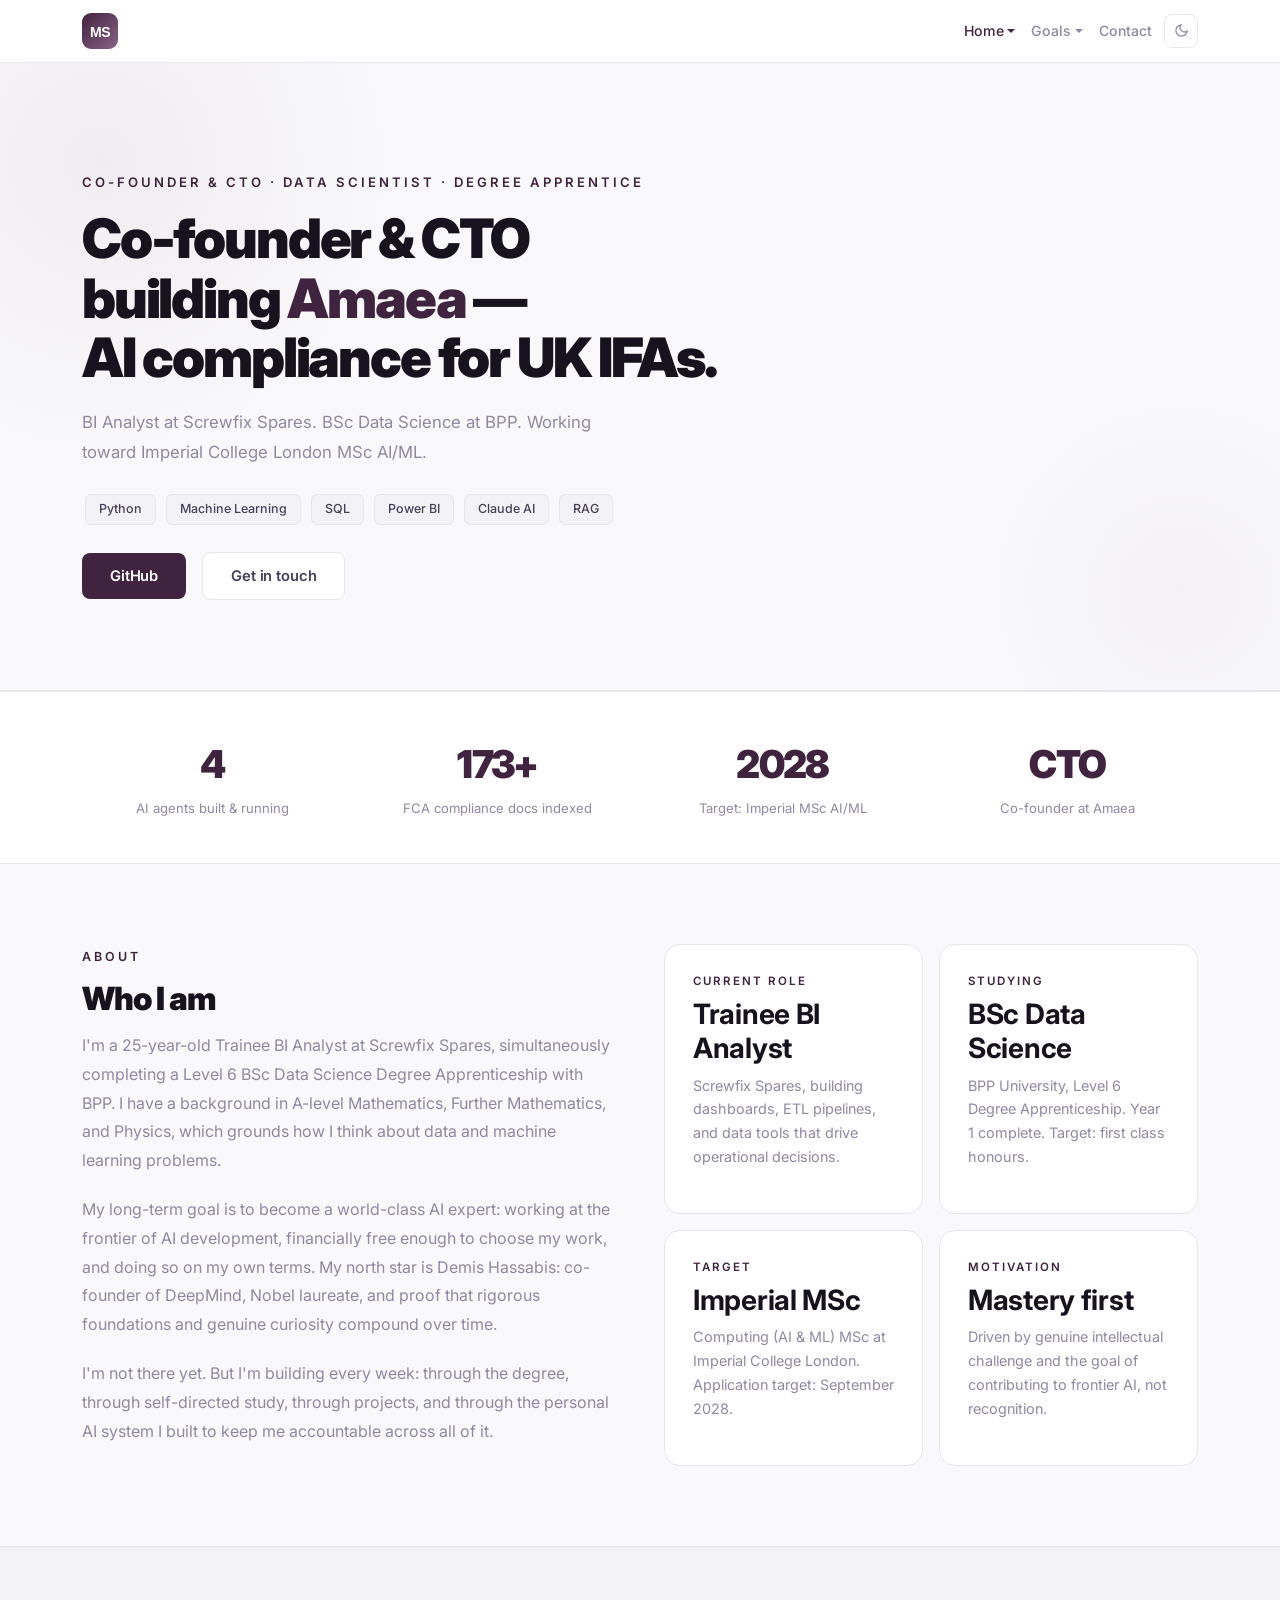
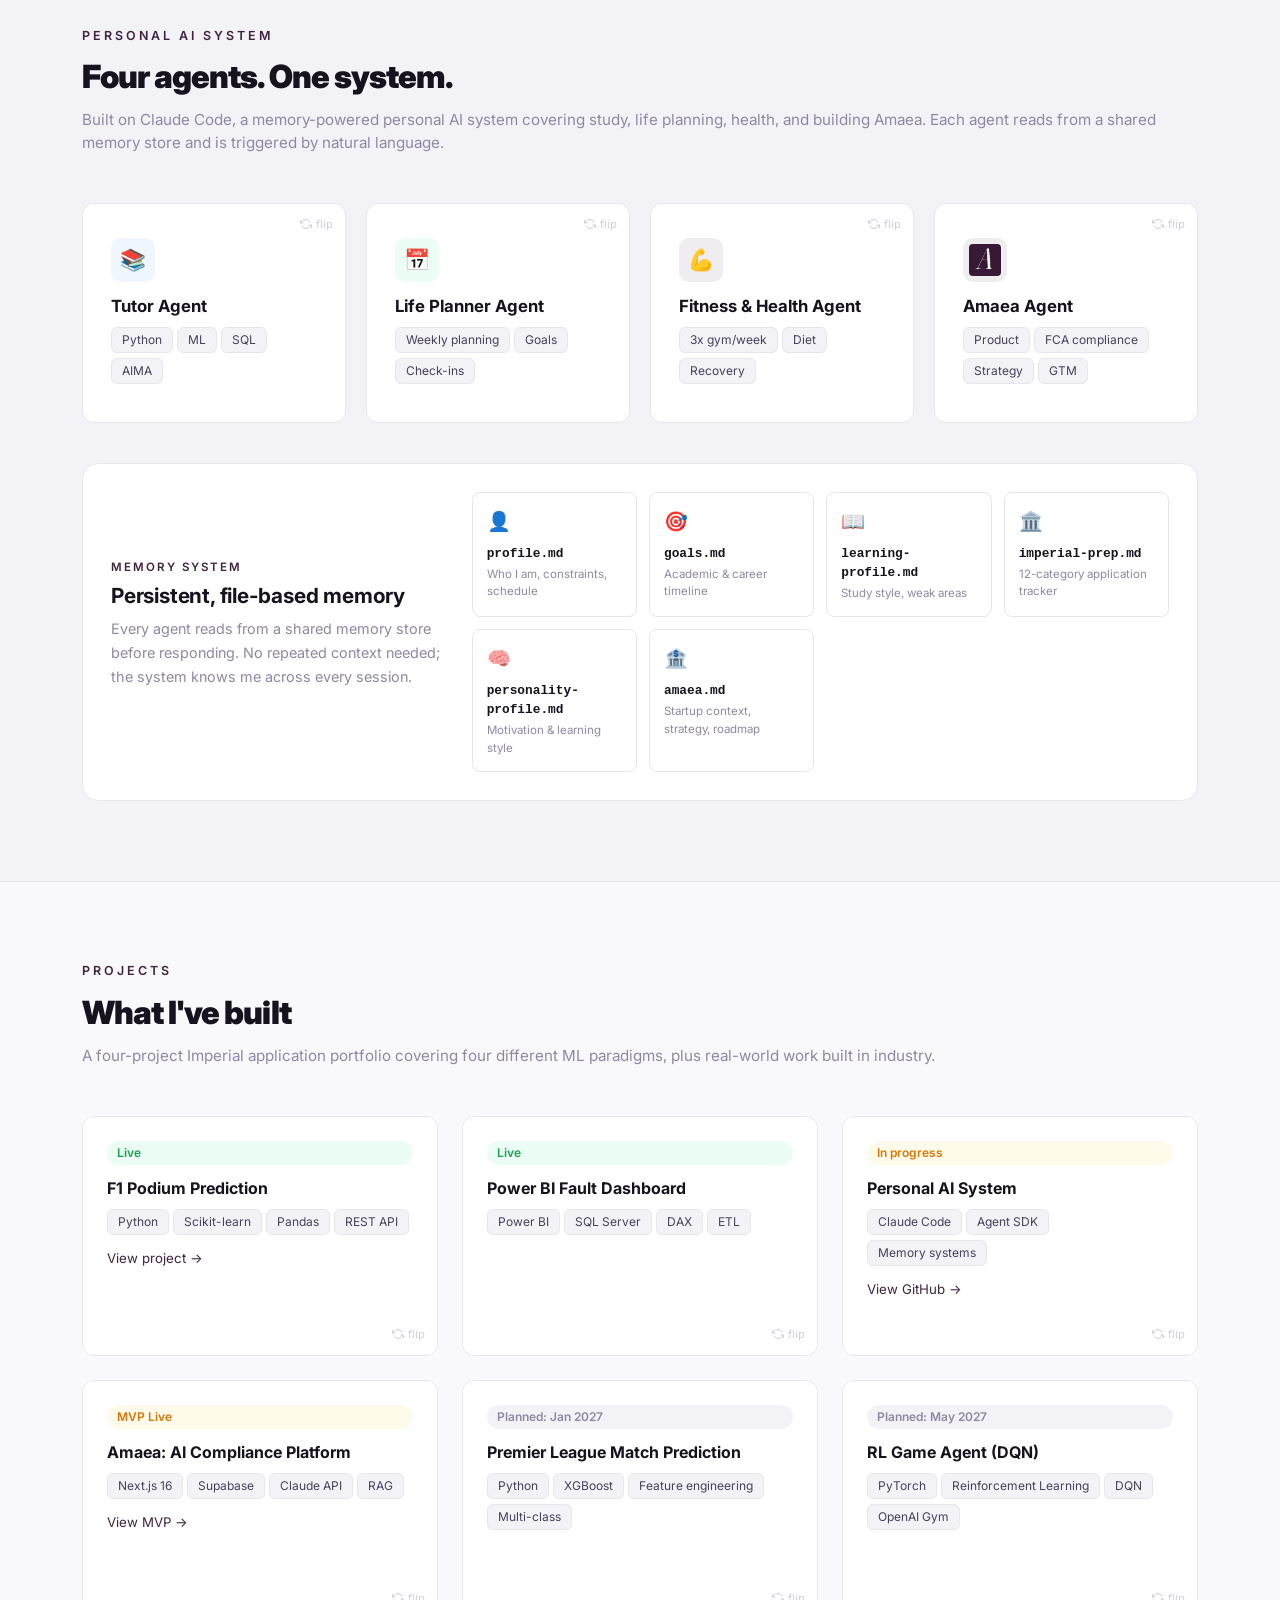
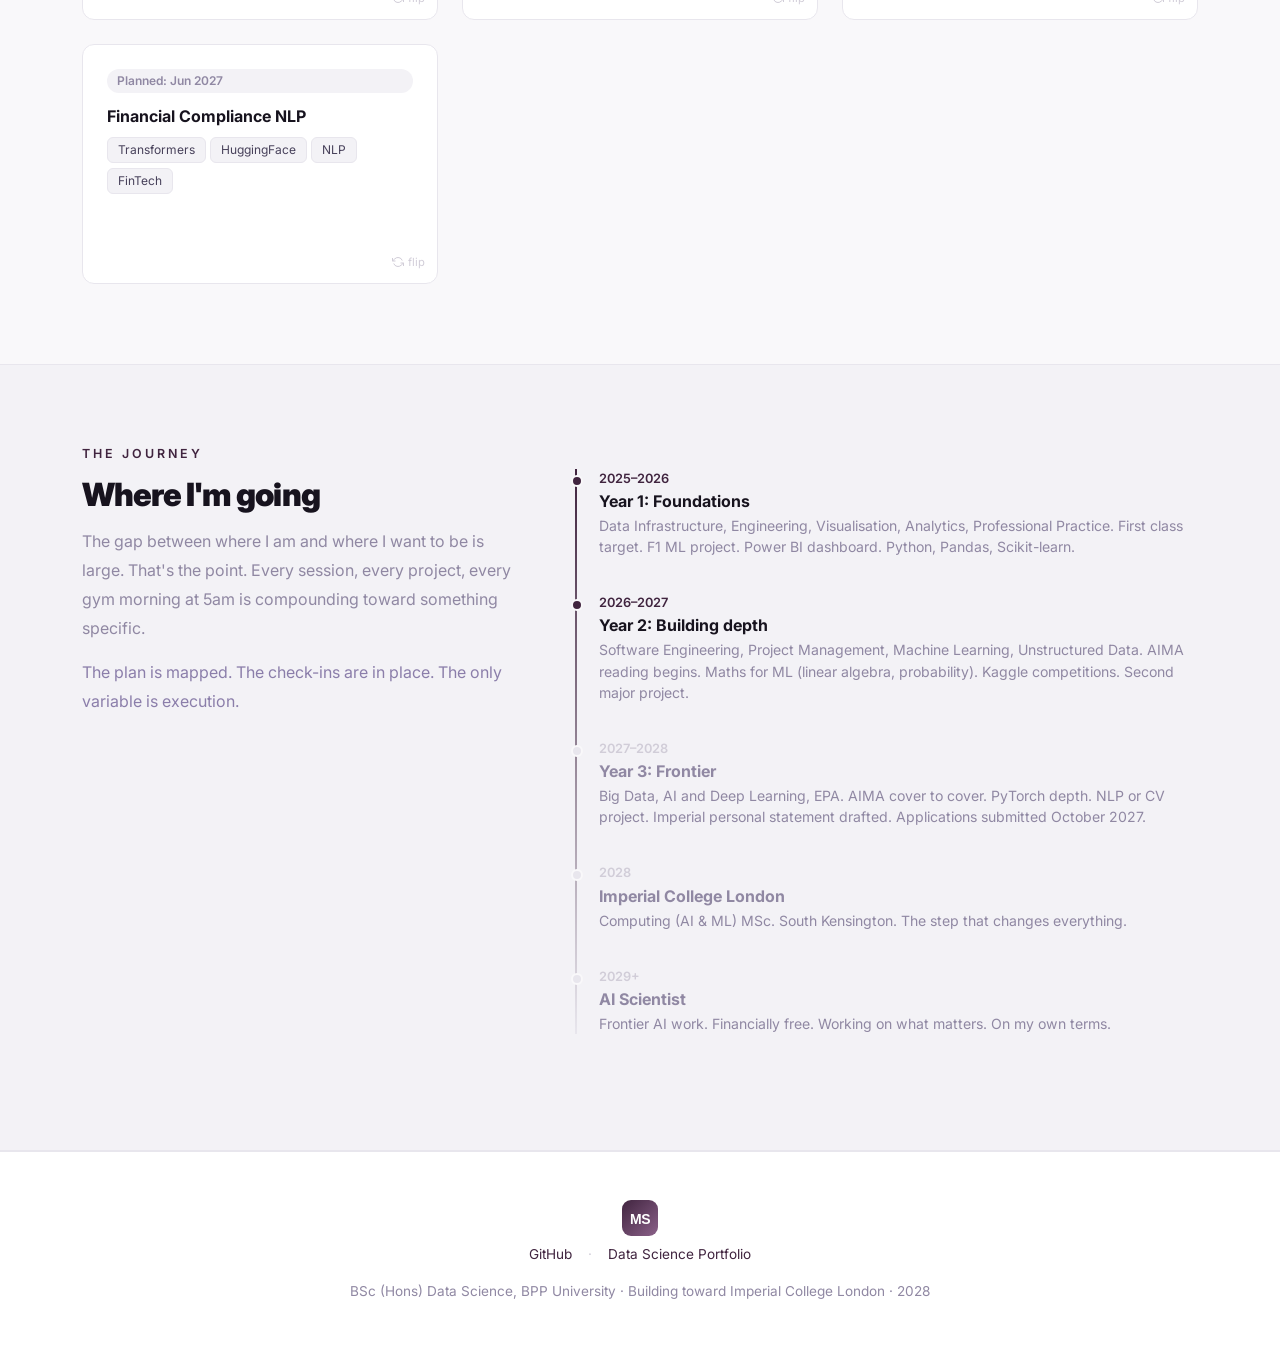
<file: index.html>
﻿<!DOCTYPE html>
<html lang="en">
<head>
  <meta charset="UTF-8"/>
  <meta name="viewport" content="width=device-width, initial-scale=1.0"/>
  <title>Milan Sajiv, Co-founder & CTO, Data Scientist</title>
  <link rel="icon" href="data:image/svg+xml,<svg xmlns=%22http://www.w3.org/2000/svg%22 viewBox=%220 0 100 100%22><text y=%22.9em%22 font-size=%2290%22>🧠</text></svg>">
  <link href="https://cdn.jsdelivr.net/npm/bootstrap@5.3.0/dist/css/bootstrap.min.css" rel="stylesheet"/>
  <link href="https://fonts.googleapis.com/css2?family=Inter:wght@300;400;600;700;900&display=swap" rel="stylesheet"/>
  <link href="site.css" rel="stylesheet"/>
  <script>!function(){var t=localStorage.getItem("theme")||(matchMedia("(prefers-color-scheme:dark)").matches?"dark":"light");document.documentElement.setAttribute("data-theme",t)}()</script>
</head>
<body>

<!-- Navbar -->
<nav class="navbar navbar-expand-lg sticky-top">
  <div class="container">
    <a class="navbar-brand" href="#"><svg width="36" height="36" viewBox="0 0 36 36" fill="none" xmlns="http://www.w3.org/2000/svg"><defs><linearGradient id="ms-grad" x1="0" y1="0" x2="36" y2="36" gradientUnits="userSpaceOnUse"><stop offset="0%" stop-color="#40243F"/><stop offset="100%" stop-color="#8B6189"/></linearGradient></defs><rect width="36" height="36" rx="9" fill="url(#ms-grad)"/><text x="18" y="24" text-anchor="middle" fill="white" font-size="14" font-weight="700" font-family="-apple-system,sans-serif" letter-spacing="-0.5">MS</text></svg></a>
    <button class="navbar-toggler" type="button" data-bs-toggle="collapse" data-bs-target="#mainNav">
      <span style="display:block;width:20px;height:2px;background:#17131E;margin:4px 0;"></span>
      <span style="display:block;width:20px;height:2px;background:#17131E;margin:4px 0;"></span>
      <span style="display:block;width:20px;height:2px;background:#17131E;margin:4px 0;"></span>
    </button>
    <div class="collapse navbar-collapse" id="mainNav">
      <ul class="navbar-nav ms-auto">
        <li class="nav-item dropdown">
          <a class="nav-link dropdown-toggle active" href="#" data-bs-toggle="dropdown">Home</a>
          <ul class="dropdown-menu dropdown-menu-end">
            <li><a class="dropdown-item" href="index.html">Home</a></li>
            <li><a class="dropdown-item" href="#about">About</a></li>
            <li><a class="dropdown-item" href="#system">AI System</a></li>
            <li><a class="dropdown-item" href="#projects">Projects</a></li>
            <li><a class="dropdown-item" href="#journey">Journey</a></li>
          </ul>
        </li>
        <li class="nav-item dropdown">
          <a class="nav-link dropdown-toggle" href="#" data-bs-toggle="dropdown">Goals</a>
          <ul class="dropdown-menu dropdown-menu-end">
            <li><a class="dropdown-item" href="goals.html">Goals & Imperial Prep</a></li>
            <li><a class="dropdown-item" href="study.html">Study Plan</a></li>
            <li><a class="dropdown-item" href="amaea.html">Amaea</a></li>
          </ul>
        </li>
        <li class="nav-item">
          <a class="nav-link" href="mailto:milansajiv0@gmail.com">Contact</a>
        </li>
        <li class="nav-item ms-1 d-flex align-items-center">
          <button onclick="toggleTheme()" class="theme-btn" aria-label="Toggle dark mode">
            <svg class="theme-icon-moon" width="15" height="15" fill="none" stroke="currentColor" stroke-width="2" viewBox="0 0 24 24"><path d="M21 12.79A9 9 0 1 1 11.21 3 7 7 0 0 0 21 12.79z"/></svg>
            <svg class="theme-icon-sun" width="15" height="15" fill="none" stroke="currentColor" stroke-width="2" viewBox="0 0 24 24" style="display:none"><circle cx="12" cy="12" r="5"/><line x1="12" y1="1" x2="12" y2="3"/><line x1="12" y1="21" x2="12" y2="23"/><line x1="4.22" y1="4.22" x2="5.64" y2="5.64"/><line x1="18.36" y1="18.36" x2="19.78" y2="19.78"/><line x1="1" y1="12" x2="3" y2="12"/><line x1="21" y1="12" x2="23" y2="12"/><line x1="4.22" y1="19.78" x2="5.64" y2="18.36"/><line x1="18.36" y1="5.64" x2="19.78" y2="4.22"/></svg>
          </button>
        </li>
      </ul>
    </div>
  </div>
</nav>

<!-- Hero -->
<div class="hero">
  <div class="container">
    <div class="eyebrow">Co-founder & CTO · Data Scientist · Degree Apprentice</div>
    <h1>Co-founder & CTO<br/>building <a href="https://amaea.co.uk" style="color:#40243F;text-decoration:none;"><span>Amaea</span></a> —<br/>AI compliance for UK IFAs.</h1>
    <p class="mt-3">BI Analyst at Screwfix Spares. BSc Data Science at BPP. Working toward Imperial College London MSc AI/ML.</p>
    <div class="mt-4">
      <span class="badge-tech">Python</span>
      <span class="badge-tech">Machine Learning</span>
      <span class="badge-tech">SQL</span>
      <span class="badge-tech">Power BI</span>
      <span class="badge-tech">Claude AI</span>
      <span class="badge-tech">RAG</span>
    </div>
    <div class="mt-4">
      <a href="https://github.com/MilanSajiv" class="btn-main">GitHub</a>
      <a href="mailto:milansajiv0@gmail.com" class="btn-ghost">Get in touch</a>
    </div>
  </div>
</div>

<!-- Stats -->
<div class="stat-strip">
  <div class="container">
    <div class="row g-4">
      <div class="col-6 col-md-3">
        <div class="stat-box">
          <div class="number">4</div>
          <div class="label">AI agents built & running</div>
        </div>
      </div>
      <div class="col-6 col-md-3">
        <div class="stat-box">
          <div class="number">173+</div>
          <div class="label">FCA compliance docs indexed</div>
        </div>
      </div>
      <div class="col-6 col-md-3">
        <div class="stat-box">
          <div class="number">2028</div>
          <div class="label">Target: Imperial MSc AI/ML</div>
        </div>
      </div>
      <div class="col-6 col-md-3">
        <div class="stat-box">
          <div class="number">CTO</div>
          <div class="label">Co-founder at Amaea</div>
        </div>
      </div>
    </div>
  </div>
</div>

<!-- About -->
<section id="about">
  <div class="container">
    <div class="row g-5 align-items-center">
      <div class="col-lg-6">
        <div class="section-label">About</div>
        <div class="section-title">Who I am</div>
        <p style="color:#9088A3; line-height:1.8; margin-bottom:20px;">I'm a 25-year-old Trainee BI Analyst at Screwfix Spares, simultaneously completing a Level 6 BSc Data Science Degree Apprenticeship with BPP. I have a background in A-level Mathematics, Further Mathematics, and Physics, which grounds how I think about data and machine learning problems.</p>
        <p style="color:#9088A3; line-height:1.8; margin-bottom:20px;">My long-term goal is to become a world-class AI expert: working at the frontier of AI development, financially free enough to choose my work, and doing so on my own terms. My north star is Demis Hassabis: co-founder of DeepMind, Nobel laureate, and proof that rigorous foundations and genuine curiosity compound over time.</p>
        <p style="color:#9088A3; line-height:1.8;">I'm not there yet. But I'm building every week: through the degree, through self-directed study, through projects, and through the personal AI system I built to keep me accountable across all of it.</p>
      </div>
      <div class="col-lg-6">
        <div class="row g-3">
          <div class="col-6">
            <div class="card-dark">
              <div class="card-label">Current role</div>
              <h3>Trainee BI Analyst</h3>
              <p>Screwfix Spares, building dashboards, ETL pipelines, and data tools that drive operational decisions.</p>
            </div>
          </div>
          <div class="col-6">
            <div class="card-dark">
              <div class="card-label">Studying</div>
              <h3>BSc Data Science</h3>
              <p>BPP University, Level 6 Degree Apprenticeship. Year 1 complete. Target: first class honours.</p>
            </div>
          </div>
          <div class="col-6">
            <div class="card-dark">
              <div class="card-label">Target</div>
              <h3>Imperial MSc</h3>
              <p>Computing (AI & ML) MSc at Imperial College London. Application target: September 2028.</p>
            </div>
          </div>
          <div class="col-6">
            <div class="card-dark">
              <div class="card-label">Motivation</div>
              <h3>Mastery first</h3>
              <p>Driven by genuine intellectual challenge and the goal of contributing to frontier AI, not recognition.</p>
            </div>
          </div>
        </div>
      </div>
    </div>
  </div>
</section>

<!-- AI System -->
<section id="system" class="alt-bg">
  <div class="container">
    <div class="section-label">Personal AI System</div>
    <div class="section-title">Four agents. One system.</div>
    <p class="section-sub">Built on Claude Code, a memory-powered personal AI system covering study, life planning, health, and building Amaea. Each agent reads from a shared memory store and is triggered by natural language.</p>

    <div class="agent-scroll-wrapper">
      <div class="agent-grid" id="agentGrid">
        <div class="agent-grid-item">
          <div class="agent-card-wrap">
            <div class="agent-card">
              <div class="agent-card-front"><span class="flip-hint"><svg viewBox="0 0 24 24" fill="none" stroke="currentColor" stroke-width="2"><path d="M1 4v6h6M23 20v-6h-6"/><path d="M20.49 9A9 9 0 0 0 5.64 5.64L1 10m22 4l-4.64 4.36A9 9 0 0 1 3.51 15"/></svg>flip</span>
                <div class="agent-icon blue">📚</div>
                <h3>Tutor Agent</h3>
                <div><span class="agent-tag">Python</span><span class="agent-tag">ML</span><span class="agent-tag">SQL</span><span class="agent-tag">AIMA</span></div>
              </div>
              <div class="agent-card-back">
                <p>Teaches data science, ML, Python, SQL, and AI from first principles. Anchors concepts to maths and physics analogies. Tracks weak areas and builds from foundations up.</p>
              </div>
            </div>
          </div>
        </div>
        <div class="agent-grid-item">
          <div class="agent-card-wrap">
            <div class="agent-card">
              <div class="agent-card-front"><span class="flip-hint"><svg viewBox="0 0 24 24" fill="none" stroke="currentColor" stroke-width="2"><path d="M1 4v6h6M23 20v-6h-6"/><path d="M20.49 9A9 9 0 0 0 5.64 5.64L1 10m22 4l-4.64 4.36A9 9 0 0 1 3.51 15"/></svg>flip</span>
                <div class="agent-icon green">📅</div>
                <h3>Life Planner Agent</h3>
                <div><span class="agent-tag">Weekly planning</span><span class="agent-tag">Goals</span><span class="agent-tag">Check-ins</span></div>
              </div>
              <div class="agent-card-back">
                <p>Manages weekly schedules, daily check-ins, goal tracking, and decision support. Plans realistically around work pattern, commute, and energy levels.</p>
              </div>
            </div>
          </div>
        </div>
        <div class="agent-grid-item">
          <div class="agent-card-wrap">
            <div class="agent-card">
              <div class="agent-card-front"><span class="flip-hint"><svg viewBox="0 0 24 24" fill="none" stroke="currentColor" stroke-width="2"><path d="M1 4v6h6M23 20v-6h-6"/><path d="M20.49 9A9 9 0 0 0 5.64 5.64L1 10m22 4l-4.64 4.36A9 9 0 0 1 3.51 15"/></svg>flip</span>
                <div class="agent-icon purple">💪</div>
                <h3>Fitness & Health Agent</h3>
                <div><span class="agent-tag">3x gym/week</span><span class="agent-tag">Diet</span><span class="agent-tag">Recovery</span></div>
              </div>
              <div class="agent-card-back">
                <p>Manages gym programme, meal plan, step targets, sleep habits, and body measurements. Built around a 5am gym preference and a recomposition goal.</p>
              </div>
            </div>
          </div>
        </div>
        <div class="agent-grid-item">
          <div class="agent-card-wrap">
            <div class="agent-card">
              <div class="agent-card-front"><span class="flip-hint"><svg viewBox="0 0 24 24" fill="none" stroke="currentColor" stroke-width="2"><path d="M1 4v6h6M23 20v-6h-6"/><path d="M20.49 9A9 9 0 0 0 5.64 5.64L1 10m22 4l-4.64 4.36A9 9 0 0 1 3.51 15"/></svg>flip</span>
                <div class="agent-icon" style="background-color:rgba(64,36,63,0.08);padding:6px;"><img src="assets/amaea-logo.png" alt="Amaea" style="width:100%;height:100%;object-fit:contain;border-radius:4px;"></div>
                <h3>Amaea Agent</h3>
                <div><span class="agent-tag">Product</span><span class="agent-tag">FCA compliance</span><span class="agent-tag">Strategy</span><span class="agent-tag">GTM</span></div>
              </div>
              <div class="agent-card-back">
                <p>Co-pilot for building Amaea. Handles product strategy, FCA research, pricing, GTM, roadmap, and technical build decisions for the AI compliance platform.</p>
              </div>
            </div>
          </div>
        </div>
      </div>
      <div class="agent-scroll-bar" id="agentScrollBar">
        <div class="agent-scroll-bar-fill" id="agentScrollFill"></div>
      </div>
    </div>

    <!-- Memory system -->
    <div class="card-dark">
      <div class="row align-items-center">
        <div class="col-lg-4 mb-4 mb-lg-0">
          <div class="card-label">Memory System</div>
          <h3 style="font-size:1.3rem;">Persistent, file-based memory</h3>
          <p>Every agent reads from a shared memory store before responding. No repeated context needed; the system knows me across every session.</p>
        </div>
        <div class="col-lg-8">
          <div class="memory-grid">
            <div class="memory-item"><div class="mem-icon">👤</div><div class="mem-name">profile.md</div><div class="mem-desc">Who I am, constraints, schedule</div></div>
            <div class="memory-item"><div class="mem-icon">🎯</div><div class="mem-name">goals.md</div><div class="mem-desc">Academic & career timeline</div></div>
            <div class="memory-item"><div class="mem-icon">📖</div><div class="mem-name">learning-profile.md</div><div class="mem-desc">Study style, weak areas</div></div>
            <div class="memory-item"><div class="mem-icon">🏛️</div><div class="mem-name">imperial-prep.md</div><div class="mem-desc">12-category application tracker</div></div>
            <div class="memory-item"><div class="mem-icon">🧠</div><div class="mem-name">personality-profile.md</div><div class="mem-desc">Motivation & learning style</div></div>
            <div class="memory-item"><div class="mem-icon">🏦</div><div class="mem-name">amaea.md</div><div class="mem-desc">Startup context, strategy, roadmap</div></div>
          </div>
        </div>
      </div>
    </div>
  </div>
</section>

<!-- Projects -->
<section id="projects">
  <div class="container">
    <div class="section-label">Projects</div>
    <div class="section-title">What I've built</div>
    <p class="section-sub">A four-project Imperial application portfolio covering four different ML paradigms, plus real-world work built in industry.</p>

    <div class="row g-4">
      <!-- Live -->
      <div class="col-lg-4">
        <div class="project-card-wrap">
          <div class="project-card">
            <div class="project-card-front"><span class="flip-hint"><svg viewBox="0 0 24 24" fill="none" stroke="currentColor" stroke-width="2"><path d="M1 4v6h6M23 20v-6h-6"/><path d="M20.49 9A9 9 0 0 0 5.64 5.64L1 10m22 4l-4.64 4.36A9 9 0 0 1 3.51 15"/></svg>flip</span>
              <span class="project-status status-live">Live</span>
              <h3>F1 Podium Prediction</h3>
              <div style="margin-bottom:10px;"><span class="agent-tag">Python</span><span class="agent-tag">Scikit-learn</span><span class="agent-tag">Pandas</span><span class="agent-tag">REST API</span></div>
              <a href="https://bp0323912.github.io/data-science-portfolio" class="project-link">View project →</a>
            </div>
            <div class="project-card-back">
              <p>ML pipeline predicting Formula 1 podium finishes using qualifying position and constructor standings. ETL from Jolpica API, Logistic Regression and Random Forest classifiers, 6,432 race results across 15 seasons.</p>
            </div>
          </div>
        </div>
      </div>
      <div class="col-lg-4">
        <div class="project-card-wrap">
          <div class="project-card">
            <div class="project-card-front"><span class="flip-hint"><svg viewBox="0 0 24 24" fill="none" stroke="currentColor" stroke-width="2"><path d="M1 4v6h6M23 20v-6h-6"/><path d="M20.49 9A9 9 0 0 0 5.64 5.64L1 10m22 4l-4.64 4.36A9 9 0 0 1 3.51 15"/></svg>flip</span>
              <span class="project-status status-live">Live</span>
              <h3>Power BI Fault Dashboard</h3>
              <div><span class="agent-tag">Power BI</span><span class="agent-tag">SQL Server</span><span class="agent-tag">DAX</span><span class="agent-tag">ETL</span></div>
            </div>
            <div class="project-card-back">
              <p>Self-service BI report built for Screwfix Spares, replacing a manual fault data process. Star schema data model, DAX measures, drill-through functionality. Reduced reporting time by 4-5 hours/week.</p>
            </div>
          </div>
        </div>
      </div>
      <!-- In progress -->
      <div class="col-lg-4">
        <div class="project-card-wrap">
          <div class="project-card">
            <div class="project-card-front"><span class="flip-hint"><svg viewBox="0 0 24 24" fill="none" stroke="currentColor" stroke-width="2"><path d="M1 4v6h6M23 20v-6h-6"/><path d="M20.49 9A9 9 0 0 0 5.64 5.64L1 10m22 4l-4.64 4.36A9 9 0 0 1 3.51 15"/></svg>flip</span>
              <span class="project-status status-progress">In progress</span>
              <h3>Personal AI System</h3>
              <div style="margin-bottom:10px;"><span class="agent-tag">Claude Code</span><span class="agent-tag">Agent SDK</span><span class="agent-tag">Memory systems</span></div>
              <a href="https://github.com/MilanSajiv" class="project-link">View GitHub →</a>
            </div>
            <div class="project-card-back">
              <p>Four-agent Claude Code system with persistent memory, daily/weekly/monthly check-ins, and full life, study, fitness, and startup planning. Built to keep me accountable toward an Imperial MSc.</p>
            </div>
          </div>
        </div>
      </div>
      <div class="col-lg-4">
        <div class="project-card-wrap">
          <div class="project-card">
            <div class="project-card-front"><span class="flip-hint"><svg viewBox="0 0 24 24" fill="none" stroke="currentColor" stroke-width="2"><path d="M1 4v6h6M23 20v-6h-6"/><path d="M20.49 9A9 9 0 0 0 5.64 5.64L1 10m22 4l-4.64 4.36A9 9 0 0 1 3.51 15"/></svg>flip</span>
              <span class="project-status status-progress">MVP Live</span>
              <h3>Amaea: AI Compliance Platform</h3>
              <div style="margin-bottom:10px;"><span class="agent-tag">Next.js 16</span><span class="agent-tag">Supabase</span><span class="agent-tag">Claude API</span><span class="agent-tag">RAG</span></div>
              <a href="https://app.amaea.co.uk" class="project-link">View MVP →</a>
            </div>
            <div class="project-card-back">
              <p>MVP live at app.amaea.co.uk. Full auth, dashboard, client management, AI assistant (FCA knowledge base, 173 chunks), risk flags, reports. RMAR Section F Slice 1 shipped (15 May 2026) — Phase 1 ~95% complete. RAG pipeline and regulatory monitoring (Horizon) next. v1 launch September 2028.</p>
            </div>
          </div>
        </div>
      </div>
      <!-- Planned -->
      <div class="col-lg-4">
        <div class="project-card-wrap">
          <div class="project-card">
            <div class="project-card-front"><span class="flip-hint"><svg viewBox="0 0 24 24" fill="none" stroke="currentColor" stroke-width="2"><path d="M1 4v6h6M23 20v-6h-6"/><path d="M20.49 9A9 9 0 0 0 5.64 5.64L1 10m22 4l-4.64 4.36A9 9 0 0 1 3.51 15"/></svg>flip</span>
              <span class="project-status status-planned">Planned: Jan 2027</span>
              <h3>Premier League Match Prediction</h3>
              <div><span class="agent-tag">Python</span><span class="agent-tag">XGBoost</span><span class="agent-tag">Feature engineering</span><span class="agent-tag">Multi-class</span></div>
            </div>
            <div class="project-card-back">
              <p>Multi-class classification predicting win, draw, or loss using player stats, form, head-to-head history, and match conditions. Richer feature engineering than the F1 project.</p>
            </div>
          </div>
        </div>
      </div>
      <div class="col-lg-4">
        <div class="project-card-wrap">
          <div class="project-card">
            <div class="project-card-front"><span class="flip-hint"><svg viewBox="0 0 24 24" fill="none" stroke="currentColor" stroke-width="2"><path d="M1 4v6h6M23 20v-6h-6"/><path d="M20.49 9A9 9 0 0 0 5.64 5.64L1 10m22 4l-4.64 4.36A9 9 0 0 1 3.51 15"/></svg>flip</span>
              <span class="project-status status-planned">Planned: May 2027</span>
              <h3>RL Game Agent (DQN)</h3>
              <div><span class="agent-tag">PyTorch</span><span class="agent-tag">Reinforcement Learning</span><span class="agent-tag">DQN</span><span class="agent-tag">OpenAI Gym</span></div>
            </div>
            <div class="project-card-back">
              <p>Deep Q-Network agent trained to play a game environment. Directly engages with the techniques behind DeepMind's AlphaGo and AlphaZero. Maps to Imperial's RL optional module.</p>
            </div>
          </div>
        </div>
      </div>
      <div class="col-lg-4">
        <div class="project-card-wrap">
          <div class="project-card">
            <div class="project-card-front"><span class="flip-hint"><svg viewBox="0 0 24 24" fill="none" stroke="currentColor" stroke-width="2"><path d="M1 4v6h6M23 20v-6h-6"/><path d="M20.49 9A9 9 0 0 0 5.64 5.64L1 10m22 4l-4.64 4.36A9 9 0 0 1 3.51 15"/></svg>flip</span>
              <span class="project-status status-planned">Planned: Jun 2027</span>
              <h3>Financial Compliance NLP</h3>
              <div><span class="agent-tag">Transformers</span><span class="agent-tag">HuggingFace</span><span class="agent-tag">NLP</span><span class="agent-tag">FinTech</span></div>
            </div>
            <div class="project-card-back">
              <p>Transformer-based NLP model for classifying and extracting information from FCA regulatory documents. Feeds directly into Amaea's compliance intelligence layer. Maps to Imperial's NLP module.</p>
            </div>
          </div>
        </div>
      </div>
    </div>
  </div>
</section>

<!-- Journey / Timeline -->
<section id="journey" class="alt-bg">
  <div class="container">
    <div class="row g-5">
      <div class="col-lg-5">
        <div class="section-label">The Journey</div>
        <div class="section-title">Where I'm going</div>
        <p style="color:#9088A3; line-height:1.8;">The gap between where I am and where I want to be is large. That's the point. Every session, every project, every gym morning at 5am is compounding toward something specific.</p>
        <p style="color:#8b7eaa; line-height:1.8; margin-top:16px;">The plan is mapped. The check-ins are in place. The only variable is execution.</p>
      </div>
      <div class="col-lg-7">
        <div class="timeline mt-4">
          <div class="timeline-item">
            <div class="year">2025–2026</div>
            <h4>Year 1: Foundations</h4>
            <p>Data Infrastructure, Engineering, Visualisation, Analytics, Professional Practice. First class target. F1 ML project. Power BI dashboard. Python, Pandas, Scikit-learn.</p>
          </div>
          <div class="timeline-item">
            <div class="year">2026–2027</div>
            <h4>Year 2: Building depth</h4>
            <p>Software Engineering, Project Management, Machine Learning, Unstructured Data. AIMA reading begins. Maths for ML (linear algebra, probability). Kaggle competitions. Second major project.</p>
          </div>
          <div class="timeline-item future">
            <div class="year">2027–2028</div>
            <h4>Year 3: Frontier</h4>
            <p>Big Data, AI and Deep Learning, EPA. AIMA cover to cover. PyTorch depth. NLP or CV project. Imperial personal statement drafted. Applications submitted October 2027.</p>
          </div>
          <div class="timeline-item future">
            <div class="year">2028</div>
            <h4>Imperial College London</h4>
            <p>Computing (AI & ML) MSc. South Kensington. The step that changes everything.</p>
          </div>
          <div class="timeline-item future">
            <div class="year">2029+</div>
            <h4>AI Scientist</h4>
            <p>Frontier AI work. Financially free. Working on what matters. On my own terms.</p>
          </div>
        </div>
      </div>
    </div>
  </div>
</section>


<!-- Footer -->
<footer>
  <div class="container text-center">
    <p class="mb-2"><svg width="36" height="36" viewBox="0 0 36 36" fill="none" xmlns="http://www.w3.org/2000/svg"><defs><linearGradient id="ms-grad" x1="0" y1="0" x2="36" y2="36" gradientUnits="userSpaceOnUse"><stop offset="0%" stop-color="#40243F"/><stop offset="100%" stop-color="#8B6189"/></linearGradient></defs><rect width="36" height="36" rx="9" fill="url(#ms-grad)"/><text x="18" y="24" text-anchor="middle" fill="white" font-size="14" font-weight="700" font-family="-apple-system,sans-serif" letter-spacing="-0.5">MS</text></svg></p>
    <p class="mb-3">
      <a href="https://github.com/MilanSajiv">GitHub</a>
      <span style="color:#D1CDD8; margin: 0 12px;">·</span>
      <a href="https://bp0323912.github.io/data-science-portfolio">Data Science Portfolio</a>
    </p>
    <p>BSc (Hons) Data Science, BPP University · Building toward Imperial College London · 2028</p>
  </div>
</footer>

<script src="https://cdn.jsdelivr.net/npm/bootstrap@5.3.0/dist/js/bootstrap.bundle.min.js"></script>
<script src="animations.js"></script>
<script>
// Card flip with auto-reflip
(function() {
  let active = null;
  document.querySelectorAll('.agent-card-wrap, .project-card-wrap').forEach(wrap => {
    wrap.addEventListener('click', e => {
      e.stopPropagation();
      const card = wrap.querySelector('.agent-card, .project-card');
      if (active && active !== card) {
        active.classList.remove('flipped');
      }
      card.classList.toggle('flipped');
      active = card.classList.contains('flipped') ? card : null;
    });
  });
  document.addEventListener('click', () => {
    if (active) { active.classList.remove('flipped'); active = null; }
  });
})();

(function() {
  const grid = document.getElementById('agentGrid');
  const bar = document.getElementById('agentScrollBar');
  const fill = document.getElementById('agentScrollFill');
  if (!grid || !bar || !fill) return;

  function isScrollable() {
    return grid.scrollWidth > grid.clientWidth + 4;
  }

  function updateBar() {
    if (!isScrollable()) { bar.style.display = 'none'; return; }
    const maxScroll = grid.scrollWidth - grid.clientWidth;
    const progress = maxScroll > 0 ? grid.scrollLeft / maxScroll : 0;
    const minWidth = (grid.clientWidth / grid.scrollWidth) * 100;
    const fillWidth = minWidth + progress * (100 - minWidth);
    fill.style.width = fillWidth + '%';
  }

  function updateVisibility() {
    bar.style.display = isScrollable() ? 'block' : 'none';
    updateBar();
  }

  grid.addEventListener('scroll', updateBar, { passive: true });
  window.addEventListener('resize', updateVisibility);
  updateVisibility();
})();
</script>
</body>
</html>
</file>
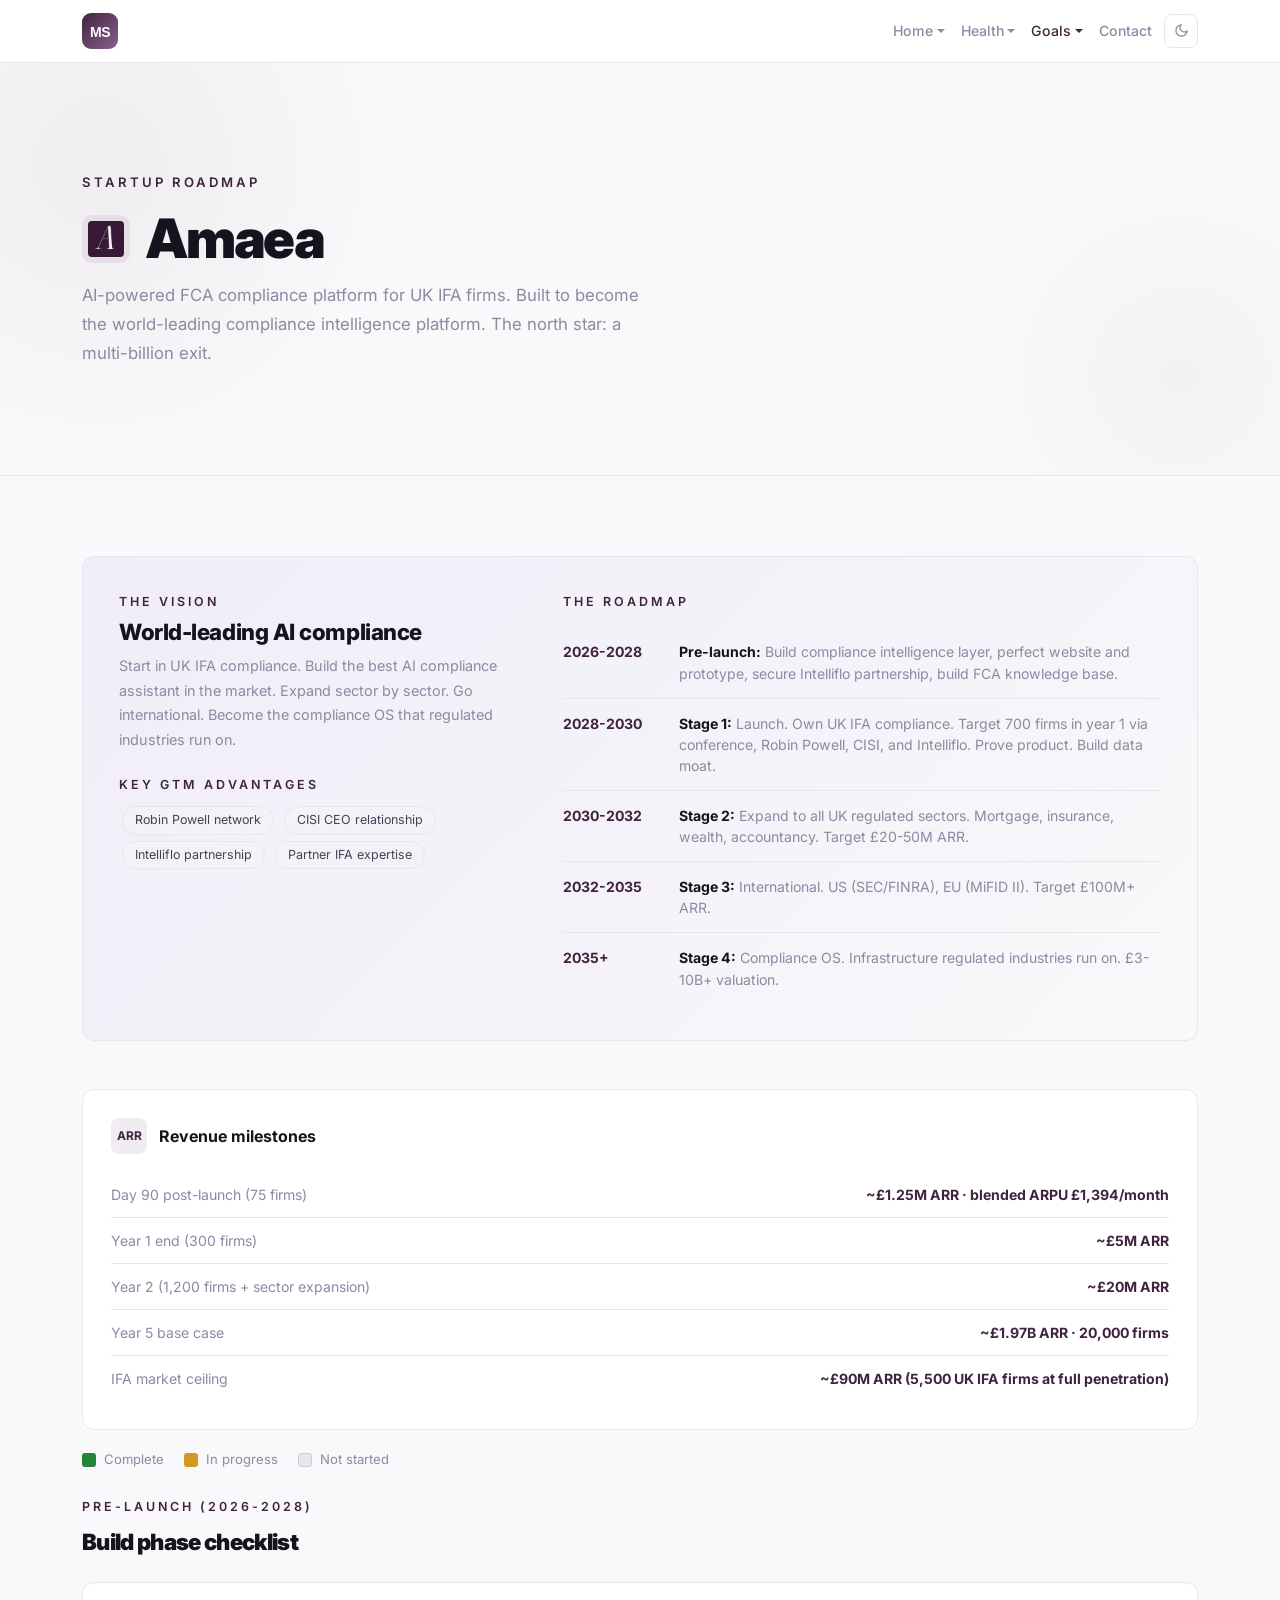
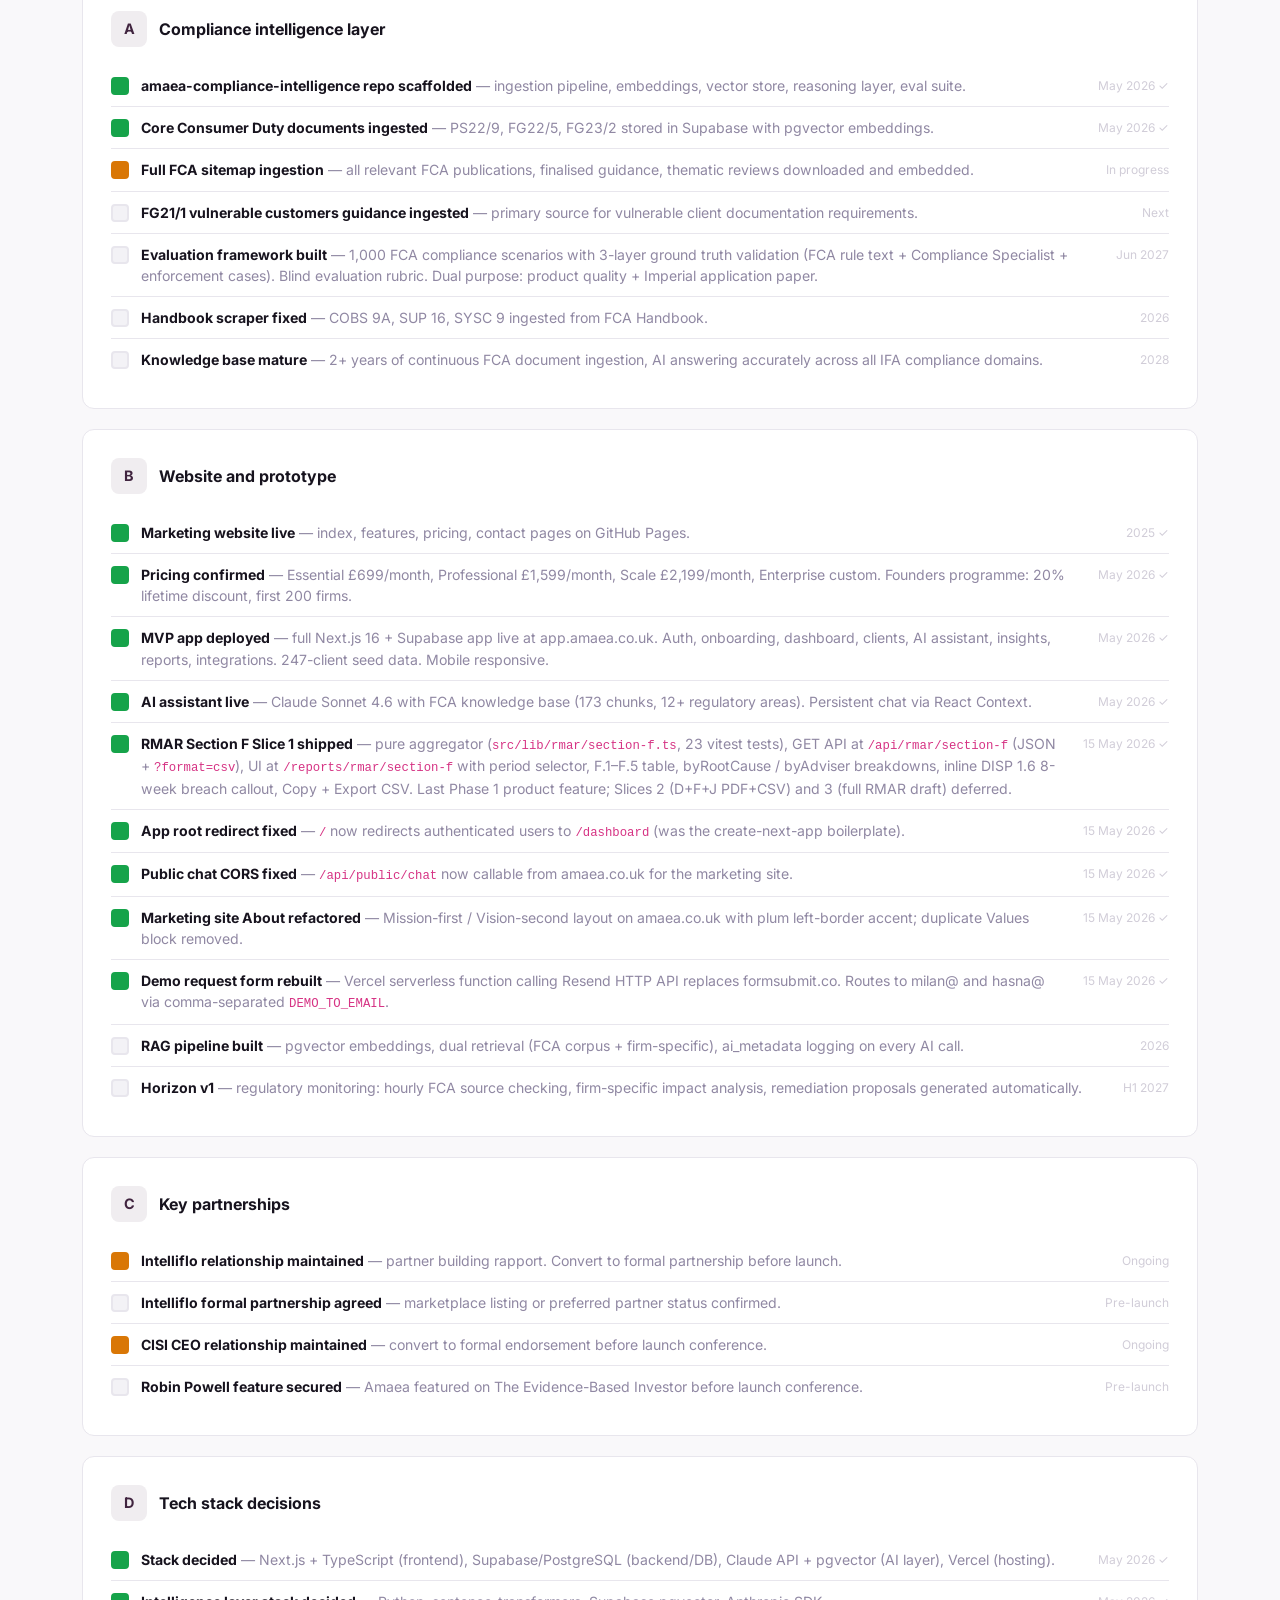
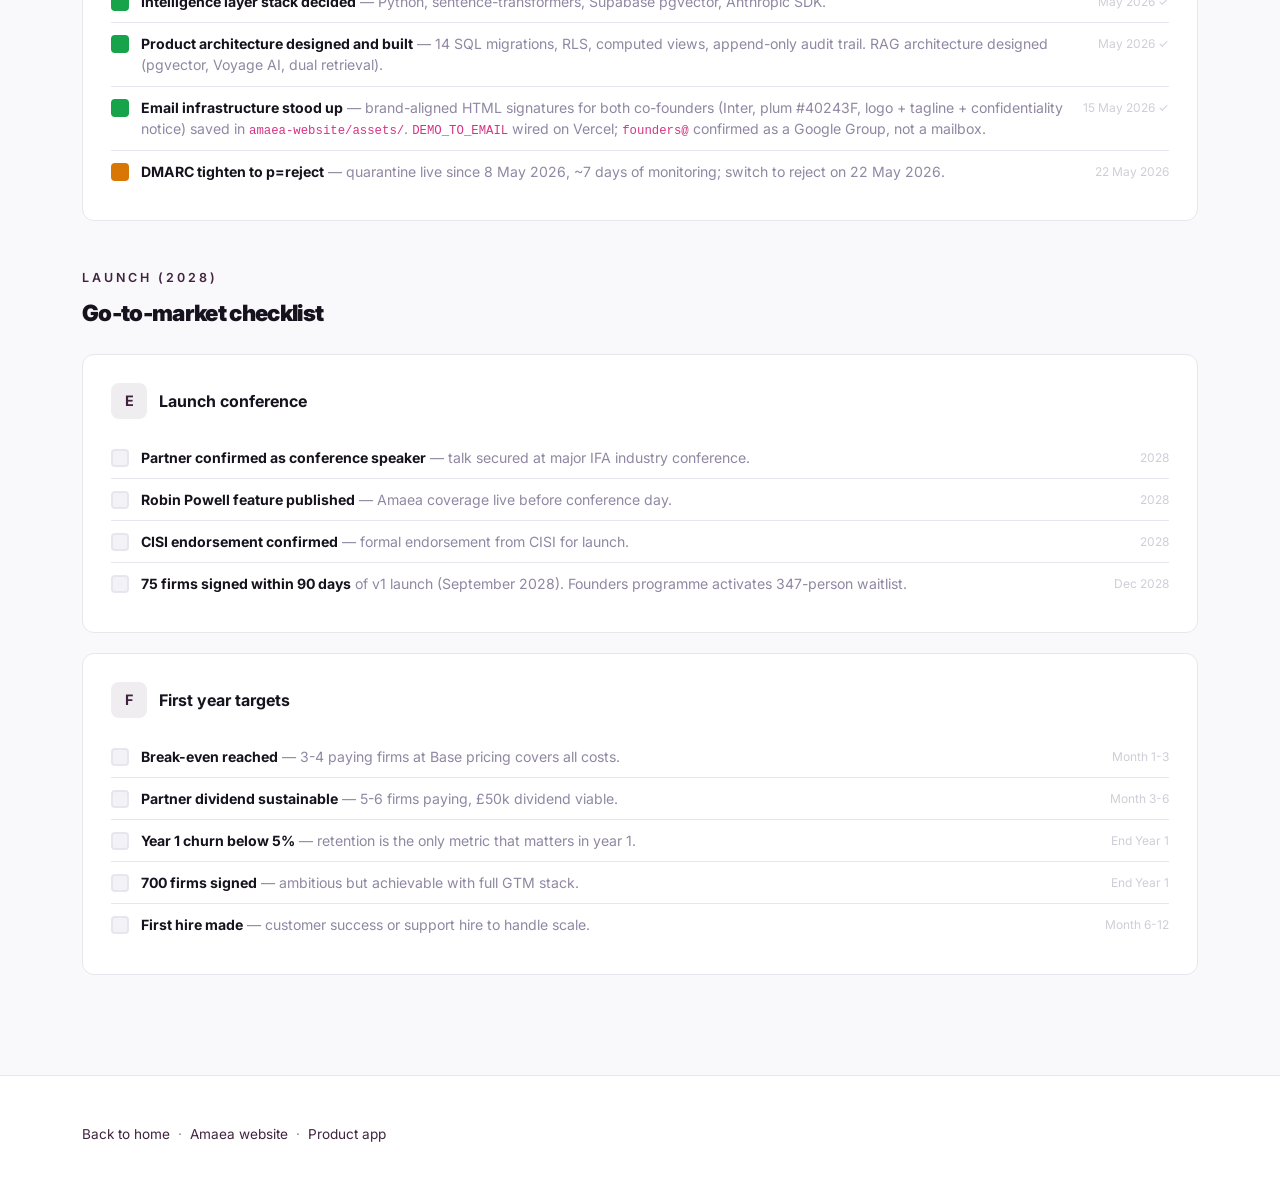
<file: amaea.html>
﻿<!DOCTYPE html>
<html lang="en">
<head>
  <meta charset="UTF-8"/>
  <meta name="viewport" content="width=device-width, initial-scale=1.0"/>
  <title>Amaea Goals, Milan Sajiv</title>
  <link rel="icon" href="data:image/svg+xml,<svg xmlns=%22http://www.w3.org/2000/svg%22 viewBox=%220 0 100 100%22><text y=%22.9em%22 font-size=%2290%22>🏦</text></svg>">
  <link href="https://cdn.jsdelivr.net/npm/bootstrap@5.3.0/dist/css/bootstrap.min.css" rel="stylesheet"/>
  <link href="https://fonts.googleapis.com/css2?family=Inter:wght@300;400;600;700;900&display=swap" rel="stylesheet"/>
  <link href="site.css" rel="stylesheet"/>
  <script>!function(){var t=localStorage.getItem("theme")||(matchMedia("(prefers-color-scheme:dark)").matches?"dark":"light");document.documentElement.setAttribute("data-theme",t)}()</script>
</head>
<body>

<nav class="navbar navbar-expand-lg sticky-top">
  <div class="container">
    <a class="navbar-brand" href="index.html"><svg width="36" height="36" viewBox="0 0 36 36" fill="none" xmlns="http://www.w3.org/2000/svg"><defs><linearGradient id="ms-grad" x1="0" y1="0" x2="36" y2="36" gradientUnits="userSpaceOnUse"><stop offset="0%" stop-color="#40243F"/><stop offset="100%" stop-color="#8B6189"/></linearGradient></defs><rect width="36" height="36" rx="9" fill="url(#ms-grad)"/><text x="18" y="24" text-anchor="middle" fill="white" font-size="14" font-weight="700" font-family="-apple-system,sans-serif" letter-spacing="-0.5">MS</text></svg></a>
    <button class="navbar-toggler" type="button" data-bs-toggle="collapse" data-bs-target="#mainNav">
      <span style="display:block;width:20px;height:2px;background:#17131E;margin:4px 0;"></span>
      <span style="display:block;width:20px;height:2px;background:#17131E;margin:4px 0;"></span>
      <span style="display:block;width:20px;height:2px;background:#17131E;margin:4px 0;"></span>
    </button>
    <div class="collapse navbar-collapse" id="mainNav">
      <ul class="navbar-nav ms-auto">
        <li class="nav-item dropdown">
          <a class="nav-link dropdown-toggle" href="#" data-bs-toggle="dropdown">Home</a>
          <ul class="dropdown-menu dropdown-menu-end">
            <li><a class="dropdown-item" href="index.html">Home</a></li>
            <li><a class="dropdown-item" href="index.html#about">About</a></li>
            <li><a class="dropdown-item" href="index.html#system">AI System</a></li>
            <li><a class="dropdown-item" href="index.html#projects">Projects</a></li>
            <li><a class="dropdown-item" href="index.html#journey">Journey</a></li>
          </ul>
        </li>
        <li class="nav-item dropdown">
          <a class="nav-link dropdown-toggle" href="#" data-bs-toggle="dropdown">Health</a>
          <ul class="dropdown-menu dropdown-menu-end">
            <li><a class="dropdown-item" href="workout.html">Workout</a></li>
            <li><a class="dropdown-item" href="nutrition.html">Nutrition</a></li>
          </ul>
        </li>
        <li class="nav-item dropdown">
          <a class="nav-link dropdown-toggle active" href="#" data-bs-toggle="dropdown">Goals</a>
          <ul class="dropdown-menu dropdown-menu-end">
            <li><a class="dropdown-item" href="goals.html">Goals & Imperial Prep</a></li>
            <li><a class="dropdown-item" href="study.html">Study Plan</a></li>
            <li><a class="dropdown-item" href="amaea.html">Amaea</a></li>
          </ul>
        </li>
        <li class="nav-item">
          <a class="nav-link" href="mailto:milansajiv0@gmail.com">Contact</a>
        </li>
        <li class="nav-item ms-1 d-flex align-items-center">
          <button onclick="toggleTheme()" class="theme-btn" aria-label="Toggle dark mode">
            <svg class="theme-icon-moon" width="15" height="15" fill="none" stroke="currentColor" stroke-width="2" viewBox="0 0 24 24"><path d="M21 12.79A9 9 0 1 1 11.21 3 7 7 0 0 0 21 12.79z"/></svg>
            <svg class="theme-icon-sun" width="15" height="15" fill="none" stroke="currentColor" stroke-width="2" viewBox="0 0 24 24" style="display:none"><circle cx="12" cy="12" r="5"/><line x1="12" y1="1" x2="12" y2="3"/><line x1="12" y1="21" x2="12" y2="23"/><line x1="4.22" y1="4.22" x2="5.64" y2="5.64"/><line x1="18.36" y1="18.36" x2="19.78" y2="19.78"/><line x1="1" y1="12" x2="3" y2="12"/><line x1="21" y1="12" x2="23" y2="12"/><line x1="4.22" y1="19.78" x2="5.64" y2="18.36"/><line x1="18.36" y1="5.64" x2="19.78" y2="4.22"/></svg>
          </button>
        </li>
      </ul>
    </div>
  </div>
</nav>

<div class="hero">
  <div class="container">
    <div class="eyebrow">Startup Roadmap</div>
    <div style="display:flex;align-items:center;gap:16px;margin-bottom:12px;">
      <img src="assets/amaea-logo.png" alt="Amaea" style="width:48px;height:48px;object-fit:contain;border-radius:10px;background:rgba(64,36,63,0.08);padding:6px;">
      <h1 style="margin:0;">Amaea</h1>
    </div>
    <p>AI-powered FCA compliance platform for UK IFA firms. Built to become the world-leading compliance intelligence platform. The north star: a multi-billion exit.</p>
  </div>
</div>

<section>
  <div class="container">

    <!-- Vision banner -->
    <div class="vision-banner">
      <div class="row g-4">
        <div class="col-lg-5">
          <div class="section-label" style="margin-bottom:8px;">The vision</div>
          <h2>World-leading AI compliance</h2>
          <p style="color:#9088A3; font-size:0.9rem; margin-top:8px; line-height:1.7;">Start in UK IFA compliance. Build the best AI compliance assistant in the market. Expand sector by sector. Go international. Become the compliance OS that regulated industries run on.</p>
          <div class="mt-4">
            <div class="section-label" style="margin-bottom:8px;">Key GTM advantages</div>
            <span class="milestone-tag">Robin Powell network</span>
            <span class="milestone-tag">CISI CEO relationship</span>
            <span class="milestone-tag">Intelliflo partnership</span>
            <span class="milestone-tag">Partner IFA expertise</span>
          </div>
        </div>
        <div class="col-lg-7">
          <div class="section-label" style="margin-bottom:16px;">The roadmap</div>
          <div class="stage-item">
            <div class="stage-label">2026-2028</div>
            <div class="stage-value"><strong>Pre-launch:</strong> Build compliance intelligence layer, perfect website and prototype, secure Intelliflo partnership, build FCA knowledge base.</div>
          </div>
          <div class="stage-item">
            <div class="stage-label">2028-2030</div>
            <div class="stage-value"><strong>Stage 1:</strong> Launch. Own UK IFA compliance. Target 700 firms in year 1 via conference, Robin Powell, CISI, and Intelliflo. Prove product. Build data moat.</div>
          </div>
          <div class="stage-item">
            <div class="stage-label">2030-2032</div>
            <div class="stage-value"><strong>Stage 2:</strong> Expand to all UK regulated sectors. Mortgage, insurance, wealth, accountancy. Target £20-50M ARR.</div>
          </div>
          <div class="stage-item">
            <div class="stage-label">2032-2035</div>
            <div class="stage-value"><strong>Stage 3:</strong> International. US (SEC/FINRA), EU (MiFID II). Target £100M+ ARR.</div>
          </div>
          <div class="stage-item">
            <div class="stage-label">2035+</div>
            <div class="stage-value"><strong>Stage 4:</strong> Compliance OS. Infrastructure regulated industries run on. £3-10B+ valuation.</div>
          </div>
        </div>
      </div>
    </div>

    <!-- Revenue milestones -->
    <div class="checklist-group" style="margin-bottom:20px;">
      <div class="group-header"><div class="group-letter" style="font-size:0.75rem;">ARR</div><div class="group-title">Revenue milestones</div></div>
      <div class="revenue-row"><div class="revenue-label">Day 90 post-launch (75 firms)</div><div class="revenue-value">~£1.25M ARR · blended ARPU £1,394/month</div></div>
      <div class="revenue-row"><div class="revenue-label">Year 1 end (300 firms)</div><div class="revenue-value">~£5M ARR</div></div>
      <div class="revenue-row"><div class="revenue-label">Year 2 (1,200 firms + sector expansion)</div><div class="revenue-value">~£20M ARR</div></div>
      <div class="revenue-row"><div class="revenue-label">Year 5 base case</div><div class="revenue-value">~£1.97B ARR · 20,000 firms</div></div>
      <div class="revenue-row"><div class="revenue-label">IFA market ceiling</div><div class="revenue-value">~£90M ARR (5,500 UK IFA firms at full penetration)</div></div>
    </div>

    <!-- Legend -->
    <div class="legend">
      <div class="legend-item"><div class="legend-dot" style="background:#238636;"></div>Complete</div>
      <div class="legend-item"><div class="legend-dot" style="background:#d29922;"></div>In progress</div>
      <div class="legend-item"><div class="legend-dot" style="background:#E8E6ED;border:1px solid #D1CDD8;"></div>Not started</div>
    </div>

    <!-- Pre-launch checklist -->
    <div class="section-label">Pre-launch (2026-2028)</div>
    <div class="section-title" style="font-size:1.4rem; margin-bottom:24px;">Build phase checklist</div>

    <div class="checklist-group">
      <div class="group-header"><div class="group-letter">A</div><div class="group-title">Compliance intelligence layer</div></div>
      <div class="check-item"><div class="check-box done"></div><div class="check-text"><strong>amaea-compliance-intelligence repo scaffolded</strong> — ingestion pipeline, embeddings, vector store, reasoning layer, eval suite.</div><div class="check-date">May 2026 ✓</div></div>
      <div class="check-item"><div class="check-box done"></div><div class="check-box done" style="display:none;"></div><div class="check-text"><strong>Core Consumer Duty documents ingested</strong> — PS22/9, FG22/5, FG23/2 stored in Supabase with pgvector embeddings.</div><div class="check-date">May 2026 ✓</div></div>
      <div class="check-item"><div class="check-box progress"></div><div class="check-text"><strong>Full FCA sitemap ingestion</strong> — all relevant FCA publications, finalised guidance, thematic reviews downloaded and embedded.</div><div class="check-date">In progress</div></div>
      <div class="check-item"><div class="check-box"></div><div class="check-text"><strong>FG21/1 vulnerable customers guidance ingested</strong> — primary source for vulnerable client documentation requirements.</div><div class="check-date">Next</div></div>
      <div class="check-item"><div class="check-box"></div><div class="check-text"><strong>Evaluation framework built</strong> — 1,000 FCA compliance scenarios with 3-layer ground truth validation (FCA rule text + Compliance Specialist + enforcement cases). Blind evaluation rubric. Dual purpose: product quality + Imperial application paper.</div><div class="check-date">Jun 2027</div></div>
      <div class="check-item"><div class="check-box"></div><div class="check-text"><strong>Handbook scraper fixed</strong> — COBS 9A, SUP 16, SYSC 9 ingested from FCA Handbook.</div><div class="check-date">2026</div></div>
      <div class="check-item"><div class="check-box"></div><div class="check-text"><strong>Knowledge base mature</strong> — 2+ years of continuous FCA document ingestion, AI answering accurately across all IFA compliance domains.</div><div class="check-date">2028</div></div>
    </div>

    <div class="checklist-group">
      <div class="group-header"><div class="group-letter">B</div><div class="group-title">Website and prototype</div></div>
      <div class="check-item"><div class="check-box done"></div><div class="check-text"><strong>Marketing website live</strong> — index, features, pricing, contact pages on GitHub Pages.</div><div class="check-date">2025 ✓</div></div>
      <div class="check-item"><div class="check-box done"></div><div class="check-text"><strong>Pricing confirmed</strong> — Essential £699/month, Professional £1,599/month, Scale £2,199/month, Enterprise custom. Founders programme: 20% lifetime discount, first 200 firms.</div><div class="check-date">May 2026 ✓</div></div>
      <div class="check-item"><div class="check-box done"></div><div class="check-text"><strong>MVP app deployed</strong> — full Next.js 16 + Supabase app live at app.amaea.co.uk. Auth, onboarding, dashboard, clients, AI assistant, insights, reports, integrations. 247-client seed data. Mobile responsive.</div><div class="check-date">May 2026 ✓</div></div>
      <div class="check-item"><div class="check-box done"></div><div class="check-text"><strong>AI assistant live</strong> — Claude Sonnet 4.6 with FCA knowledge base (173 chunks, 12+ regulatory areas). Persistent chat via React Context.</div><div class="check-date">May 2026 ✓</div></div>
      <div class="check-item"><div class="check-box done"></div><div class="check-text"><strong>RMAR Section F Slice 1 shipped</strong> — pure aggregator (<code>src/lib/rmar/section-f.ts</code>, 23 vitest tests), GET API at <code>/api/rmar/section-f</code> (JSON + <code>?format=csv</code>), UI at <code>/reports/rmar/section-f</code> with period selector, F.1–F.5 table, byRootCause / byAdviser breakdowns, inline DISP 1.6 8-week breach callout, Copy + Export CSV. Last Phase 1 product feature; Slices 2 (D+F+J PDF+CSV) and 3 (full RMAR draft) deferred.</div><div class="check-date">15 May 2026 ✓</div></div>
      <div class="check-item"><div class="check-box done"></div><div class="check-text"><strong>App root redirect fixed</strong> — <code>/</code> now redirects authenticated users to <code>/dashboard</code> (was the create-next-app boilerplate).</div><div class="check-date">15 May 2026 ✓</div></div>
      <div class="check-item"><div class="check-box done"></div><div class="check-text"><strong>Public chat CORS fixed</strong> — <code>/api/public/chat</code> now callable from amaea.co.uk for the marketing site.</div><div class="check-date">15 May 2026 ✓</div></div>
      <div class="check-item"><div class="check-box done"></div><div class="check-text"><strong>Marketing site About refactored</strong> — Mission-first / Vision-second layout on amaea.co.uk with plum left-border accent; duplicate Values block removed.</div><div class="check-date">15 May 2026 ✓</div></div>
      <div class="check-item"><div class="check-box done"></div><div class="check-text"><strong>Demo request form rebuilt</strong> — Vercel serverless function calling Resend HTTP API replaces formsubmit.co. Routes to milan@ and hasna@ via comma-separated <code>DEMO_TO_EMAIL</code>.</div><div class="check-date">15 May 2026 ✓</div></div>
      <div class="check-item"><div class="check-box"></div><div class="check-text"><strong>RAG pipeline built</strong> — pgvector embeddings, dual retrieval (FCA corpus + firm-specific), ai_metadata logging on every AI call.</div><div class="check-date">2026</div></div>
      <div class="check-item"><div class="check-box"></div><div class="check-text"><strong>Horizon v1</strong> — regulatory monitoring: hourly FCA source checking, firm-specific impact analysis, remediation proposals generated automatically.</div><div class="check-date">H1 2027</div></div>
    </div>

    <div class="checklist-group">
      <div class="group-header"><div class="group-letter">C</div><div class="group-title">Key partnerships</div></div>
      <div class="check-item"><div class="check-box progress"></div><div class="check-text"><strong>Intelliflo relationship maintained</strong> — partner building rapport. Convert to formal partnership before launch.</div><div class="check-date">Ongoing</div></div>
      <div class="check-item"><div class="check-box"></div><div class="check-text"><strong>Intelliflo formal partnership agreed</strong> — marketplace listing or preferred partner status confirmed.</div><div class="check-date">Pre-launch</div></div>
      <div class="check-item"><div class="check-box progress"></div><div class="check-text"><strong>CISI CEO relationship maintained</strong> — convert to formal endorsement before launch conference.</div><div class="check-date">Ongoing</div></div>
      <div class="check-item"><div class="check-box"></div><div class="check-text"><strong>Robin Powell feature secured</strong> — Amaea featured on The Evidence-Based Investor before launch conference.</div><div class="check-date">Pre-launch</div></div>
    </div>

    <div class="checklist-group">
      <div class="group-header"><div class="group-letter">D</div><div class="group-title">Tech stack decisions</div></div>
      <div class="check-item"><div class="check-box done"></div><div class="check-text"><strong>Stack decided</strong> — Next.js + TypeScript (frontend), Supabase/PostgreSQL (backend/DB), Claude API + pgvector (AI layer), Vercel (hosting).</div><div class="check-date">May 2026 ✓</div></div>
      <div class="check-item"><div class="check-box done"></div><div class="check-text"><strong>Intelligence layer stack decided</strong> — Python, sentence-transformers, Supabase pgvector, Anthropic SDK.</div><div class="check-date">May 2026 ✓</div></div>
      <div class="check-item"><div class="check-box done"></div><div class="check-text"><strong>Product architecture designed and built</strong> — 14 SQL migrations, RLS, computed views, append-only audit trail. RAG architecture designed (pgvector, Voyage AI, dual retrieval).</div><div class="check-date">May 2026 ✓</div></div>
      <div class="check-item"><div class="check-box done"></div><div class="check-text"><strong>Email infrastructure stood up</strong> — brand-aligned HTML signatures for both co-founders (Inter, plum #40243F, logo + tagline + confidentiality notice) saved in <code>amaea-website/assets/</code>. <code>DEMO_TO_EMAIL</code> wired on Vercel; <code>founders@</code> confirmed as a Google Group, not a mailbox.</div><div class="check-date">15 May 2026 ✓</div></div>
      <div class="check-item"><div class="check-box progress"></div><div class="check-text"><strong>DMARC tighten to p=reject</strong> — quarantine live since 8 May 2026, ~7 days of monitoring; switch to reject on 22 May 2026.</div><div class="check-date">22 May 2026</div></div>
    </div>

    <!-- Launch checklist -->
    <div class="section-label" style="margin-top:48px;">Launch (2028)</div>
    <div class="section-title" style="font-size:1.4rem; margin-bottom:24px;">Go-to-market checklist</div>

    <div class="checklist-group">
      <div class="group-header"><div class="group-letter">E</div><div class="group-title">Launch conference</div></div>
      <div class="check-item"><div class="check-box"></div><div class="check-text"><strong>Partner confirmed as conference speaker</strong> — talk secured at major IFA industry conference.</div><div class="check-date">2028</div></div>
      <div class="check-item"><div class="check-box"></div><div class="check-text"><strong>Robin Powell feature published</strong> — Amaea coverage live before conference day.</div><div class="check-date">2028</div></div>
      <div class="check-item"><div class="check-box"></div><div class="check-text"><strong>CISI endorsement confirmed</strong> — formal endorsement from CISI for launch.</div><div class="check-date">2028</div></div>
      <div class="check-item"><div class="check-box"></div><div class="check-text"><strong>75 firms signed within 90 days</strong> of v1 launch (September 2028). Founders programme activates 347-person waitlist.</div><div class="check-date">Dec 2028</div></div>
    </div>

    <div class="checklist-group">
      <div class="group-header"><div class="group-letter">F</div><div class="group-title">First year targets</div></div>
      <div class="check-item"><div class="check-box"></div><div class="check-text"><strong>Break-even reached</strong> — 3-4 paying firms at Base pricing covers all costs.</div><div class="check-date">Month 1-3</div></div>
      <div class="check-item"><div class="check-box"></div><div class="check-text"><strong>Partner dividend sustainable</strong> — 5-6 firms paying, £50k dividend viable.</div><div class="check-date">Month 3-6</div></div>
      <div class="check-item"><div class="check-box"></div><div class="check-text"><strong>Year 1 churn below 5%</strong> — retention is the only metric that matters in year 1.</div><div class="check-date">End Year 1</div></div>
      <div class="check-item"><div class="check-box"></div><div class="check-text"><strong>700 firms signed</strong> — ambitious but achievable with full GTM stack.</div><div class="check-date">End Year 1</div></div>
      <div class="check-item"><div class="check-box"></div><div class="check-text"><strong>First hire made</strong> — customer success or support hire to handle scale.</div><div class="check-date">Month 6-12</div></div>
    </div>

  </div>
</section>

<footer>
  <div class="container">
    <p><a href="index.html">Back to home</a> &nbsp;·&nbsp; <a href="https://amaea.co.uk" target="_blank">Amaea website</a> &nbsp;·&nbsp; <a href="https://app.amaea.co.uk" target="_blank">Product app</a></p>
  </div>
</footer>

<script src="https://cdn.jsdelivr.net/npm/bootstrap@5.3.0/dist/js/bootstrap.bundle.min.js"></script>
<script src="animations.js"></script>
</body>
</html>
</file>
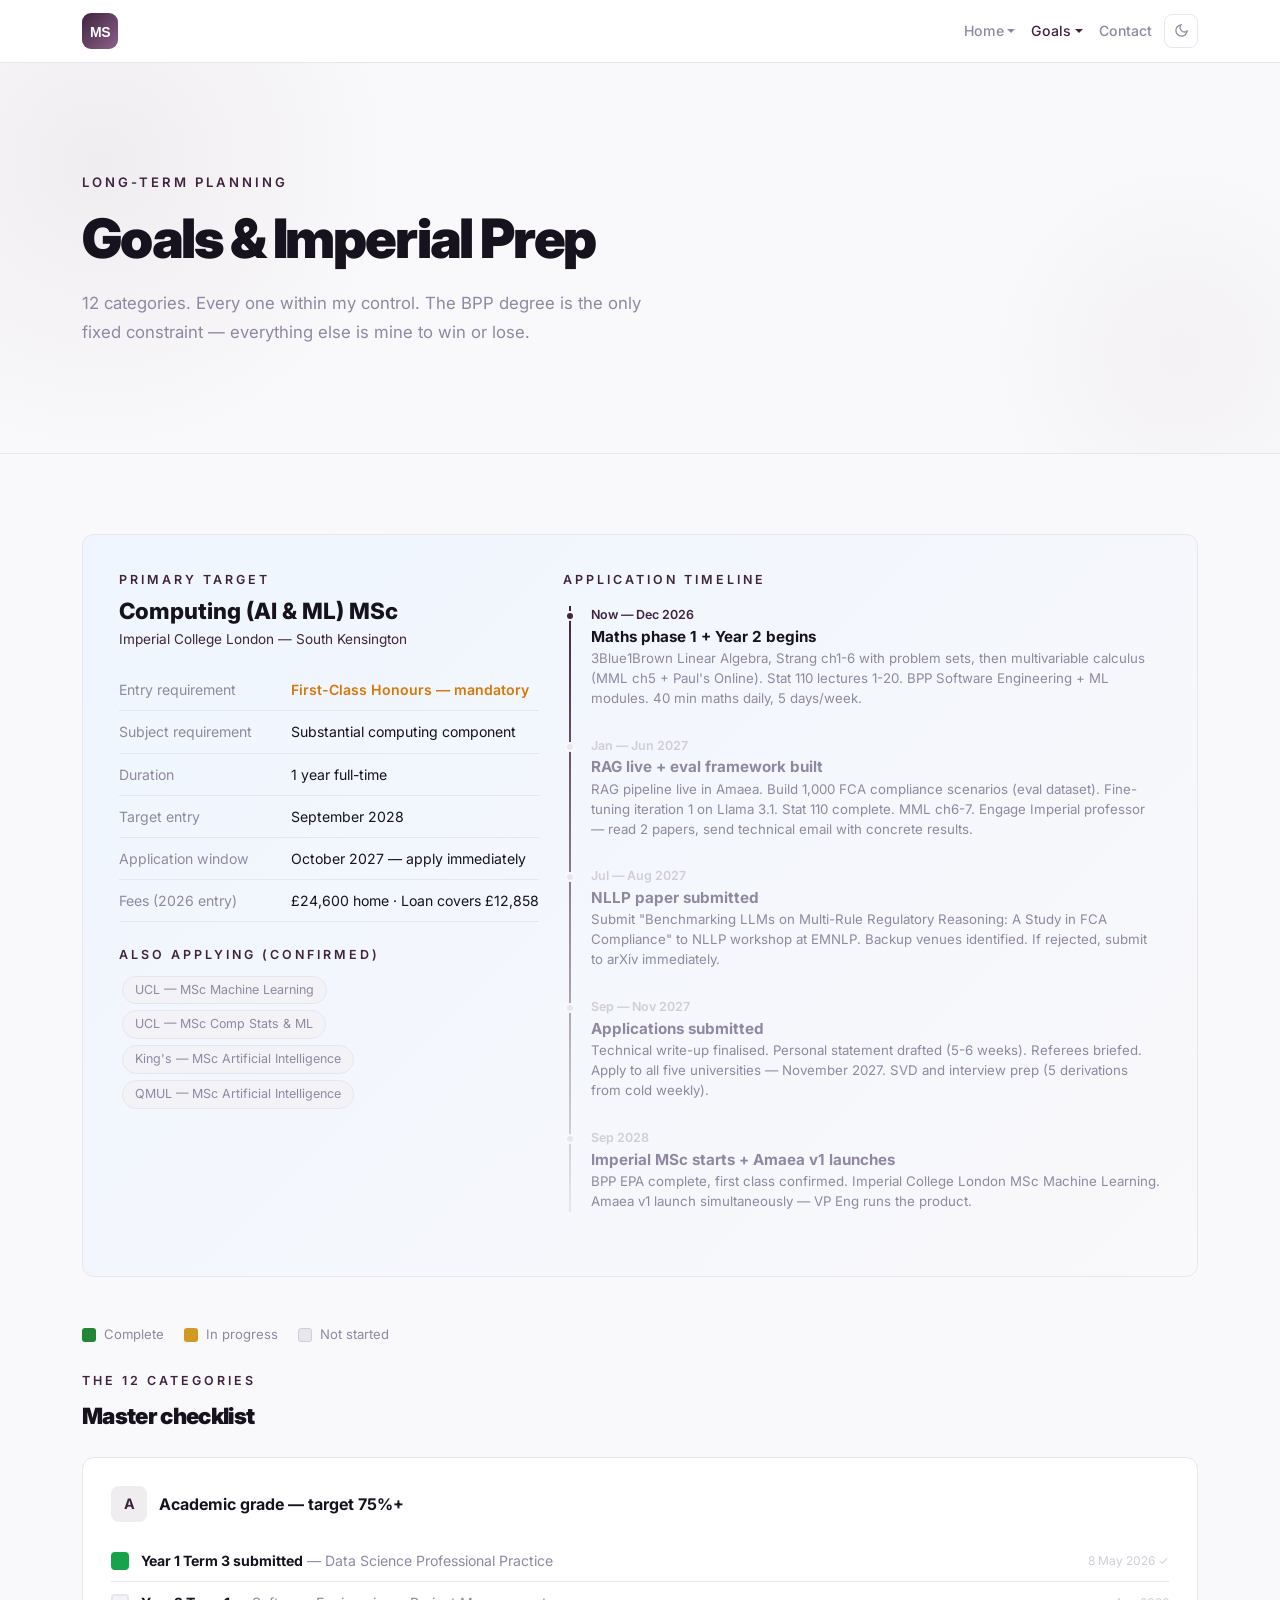
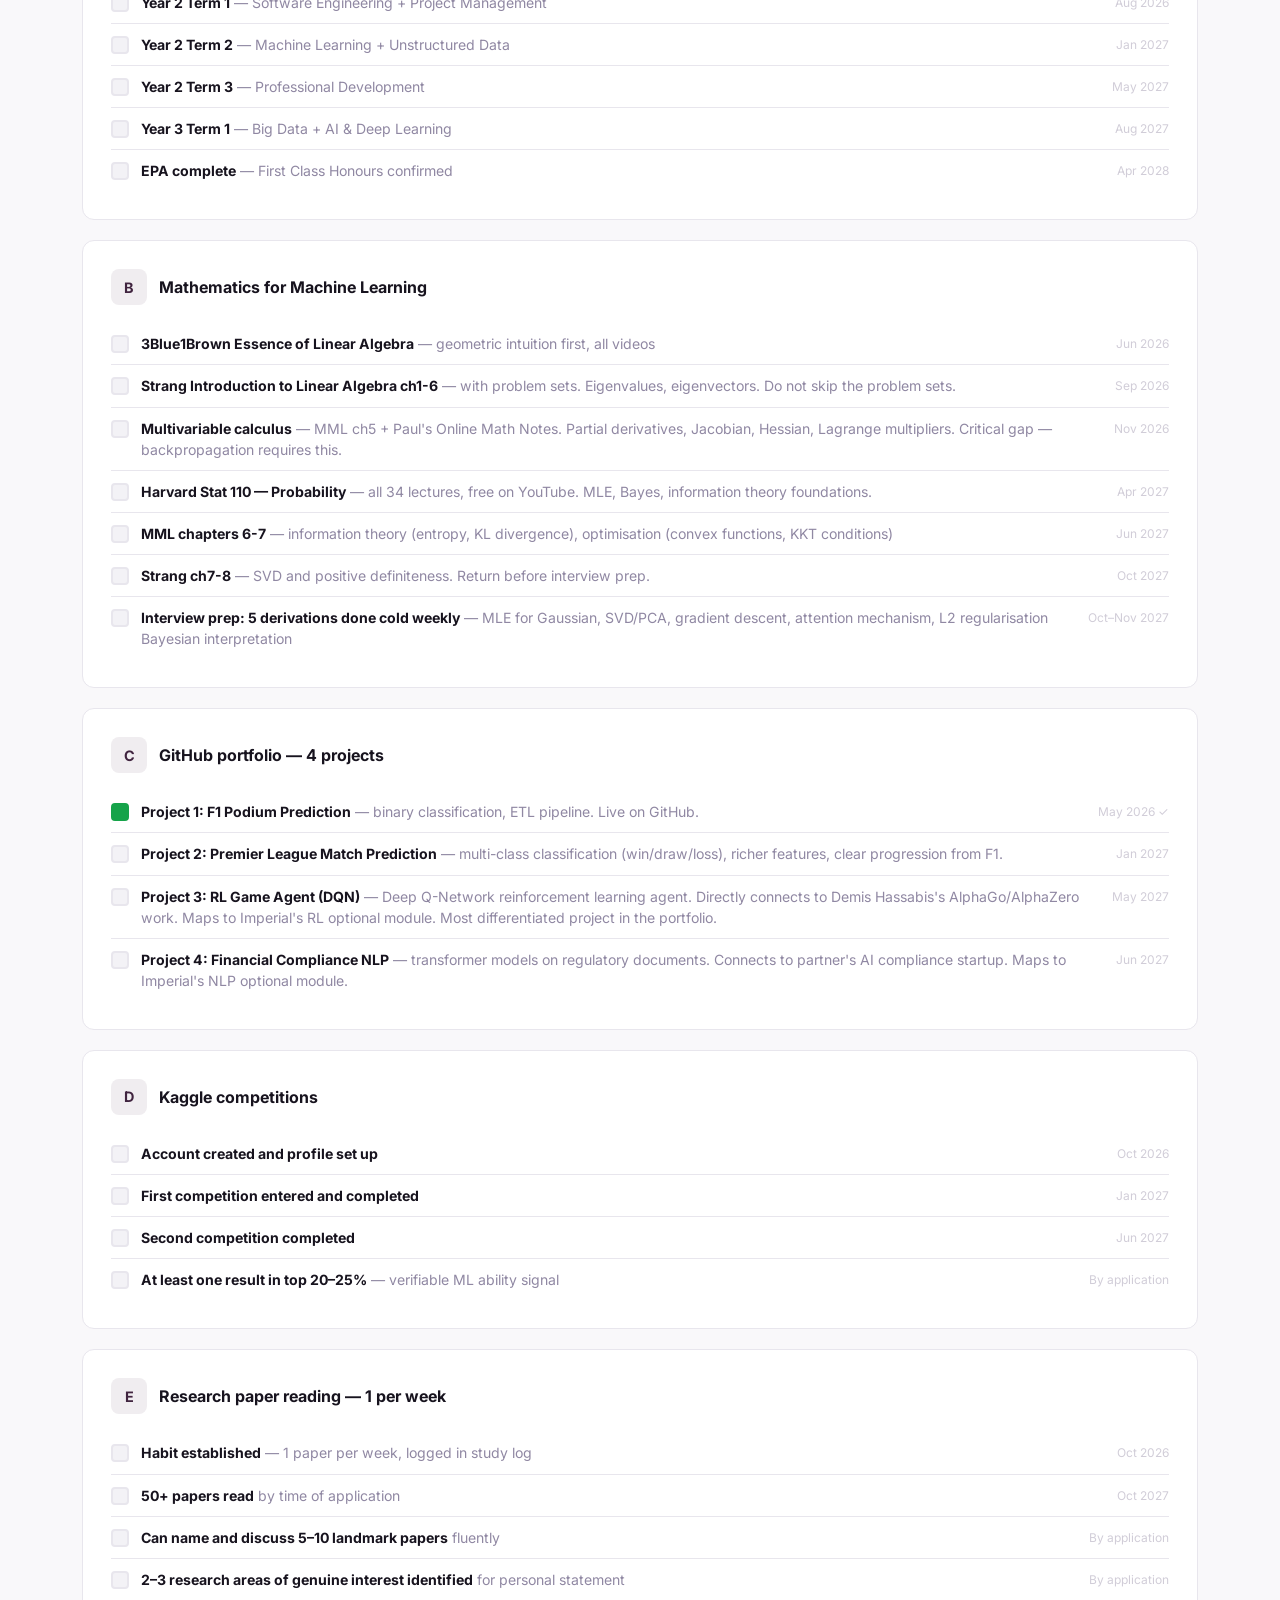
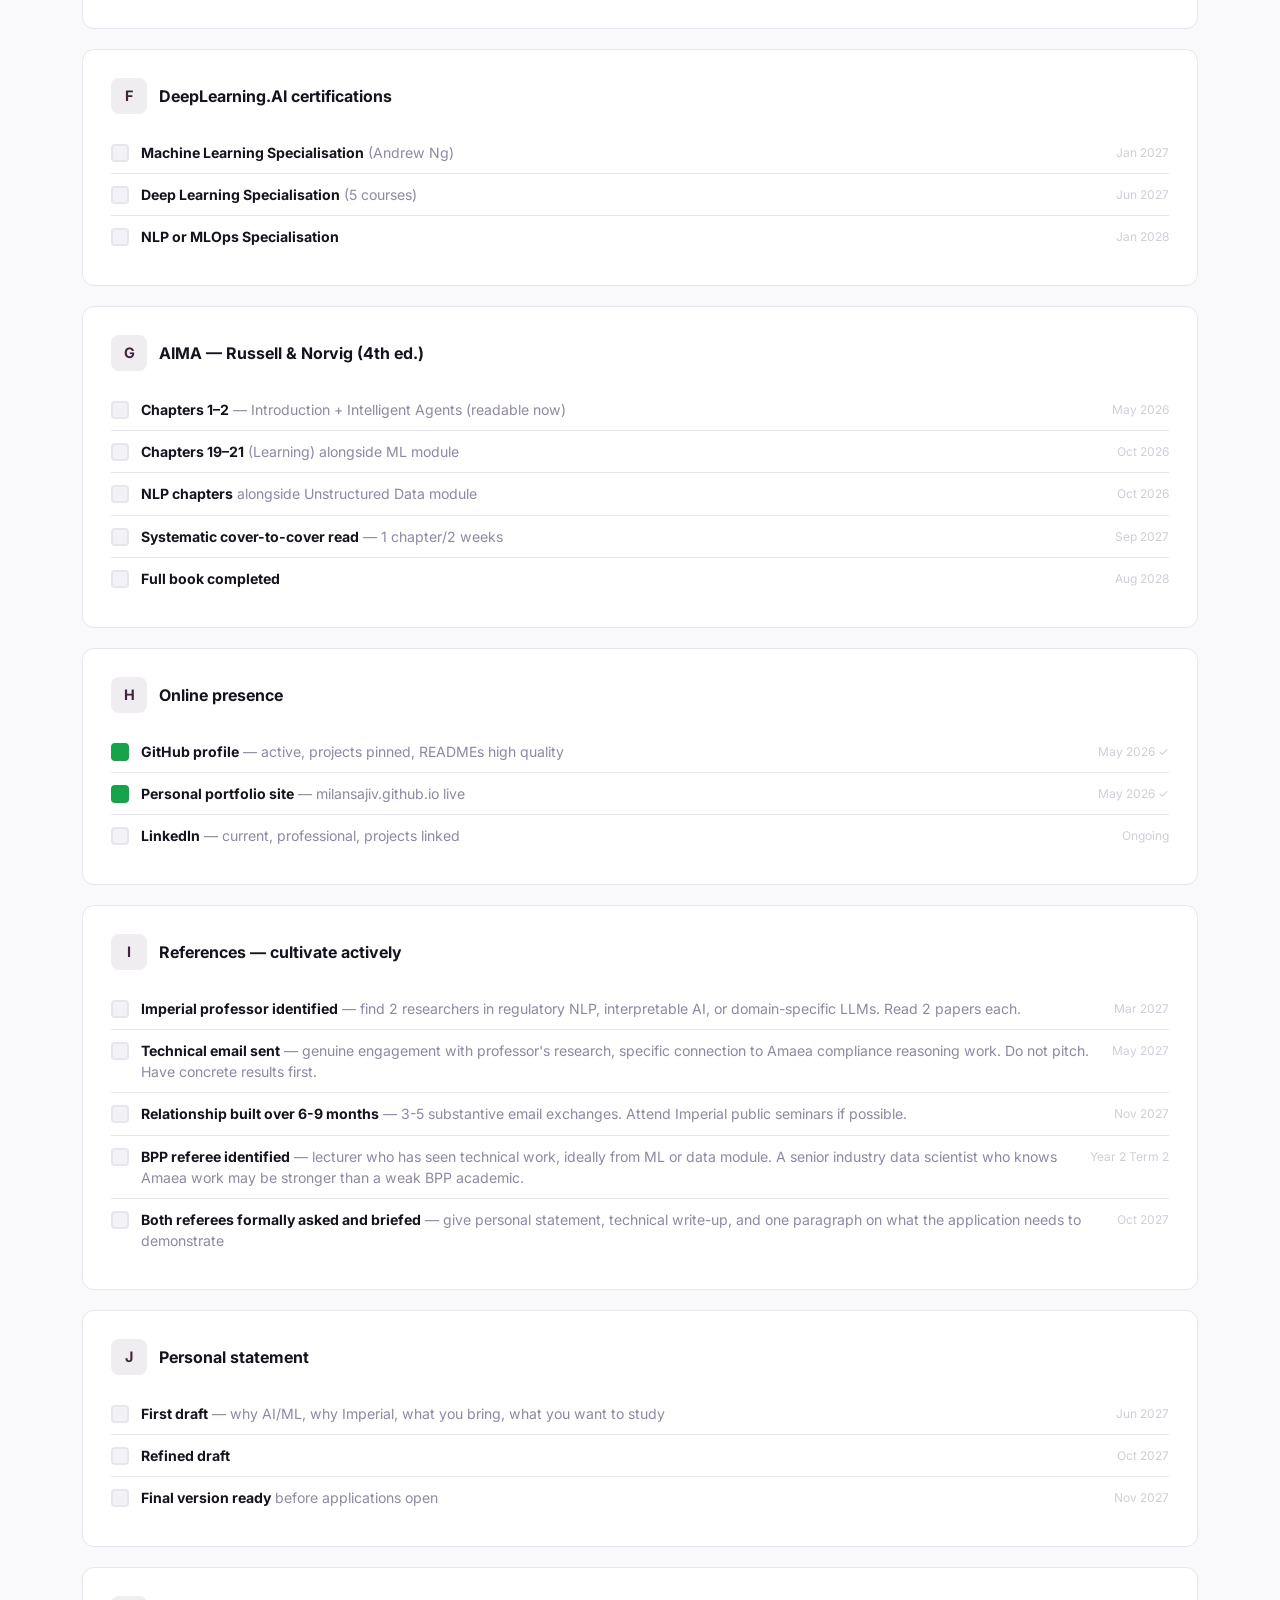
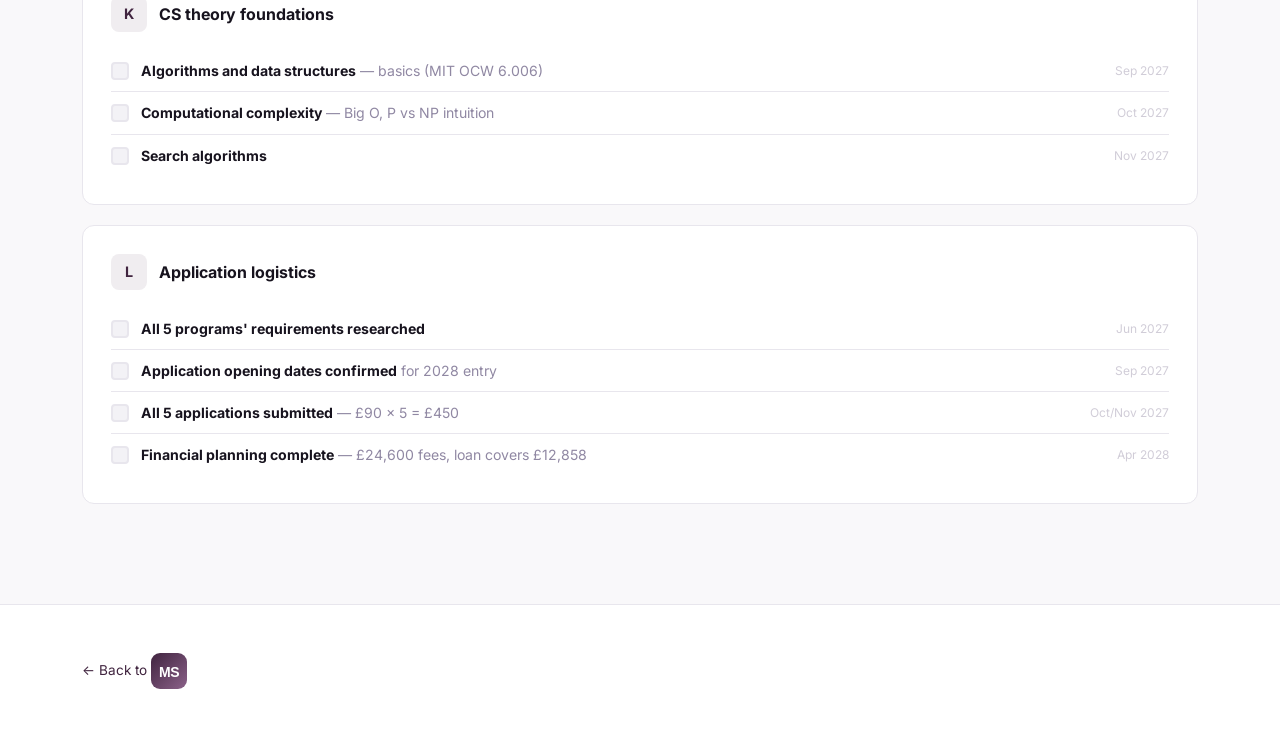
<file: goals.html>
﻿<!DOCTYPE html>
<html lang="en">
<head>
  <meta charset="UTF-8"/>
  <meta name="viewport" content="width=device-width, initial-scale=1.0"/>
  <title>Goals & Imperial Prep — <svg width="36" height="36" viewBox="0 0 36 36" fill="none" xmlns="http://www.w3.org/2000/svg"><defs><linearGradient id="ms-grad" x1="0" y1="0" x2="36" y2="36" gradientUnits="userSpaceOnUse"><stop offset="0%" stop-color="#40243F"/><stop offset="100%" stop-color="#8B6189"/></linearGradient></defs><rect width="36" height="36" rx="9" fill="url(#ms-grad)"/><text x="18" y="24" text-anchor="middle" fill="white" font-size="14" font-weight="700" font-family="-apple-system,sans-serif" letter-spacing="-0.5">MS</text></svg></title>
  <link rel="icon" href="data:image/svg+xml,<svg xmlns=%22http://www.w3.org/2000/svg%22 viewBox=%220 0 100 100%22><text y=%22.9em%22 font-size=%2290%22>🧠</text></svg>">
  <link href="https://cdn.jsdelivr.net/npm/bootstrap@5.3.0/dist/css/bootstrap.min.css" rel="stylesheet"/>
  <link href="https://fonts.googleapis.com/css2?family=Inter:wght@300;400;600;700;900&display=swap" rel="stylesheet"/>
  <link href="site.css" rel="stylesheet"/>
  <script>!function(){var t=localStorage.getItem("theme")||(matchMedia("(prefers-color-scheme:dark)").matches?"dark":"light");document.documentElement.setAttribute("data-theme",t)}()</script>
</head>
<body>

<nav class="navbar navbar-expand-lg sticky-top">
  <div class="container">
    <a class="navbar-brand" href="index.html"><svg width="36" height="36" viewBox="0 0 36 36" fill="none" xmlns="http://www.w3.org/2000/svg"><defs><linearGradient id="ms-grad" x1="0" y1="0" x2="36" y2="36" gradientUnits="userSpaceOnUse"><stop offset="0%" stop-color="#40243F"/><stop offset="100%" stop-color="#8B6189"/></linearGradient></defs><rect width="36" height="36" rx="9" fill="url(#ms-grad)"/><text x="18" y="24" text-anchor="middle" fill="white" font-size="14" font-weight="700" font-family="-apple-system,sans-serif" letter-spacing="-0.5">MS</text></svg></a>
    <button class="navbar-toggler" type="button" data-bs-toggle="collapse" data-bs-target="#mainNav">
      <span style="display:block;width:20px;height:2px;background:#17131E;margin:4px 0;"></span>
      <span style="display:block;width:20px;height:2px;background:#17131E;margin:4px 0;"></span>
      <span style="display:block;width:20px;height:2px;background:#17131E;margin:4px 0;"></span>
    </button>
    <div class="collapse navbar-collapse" id="mainNav">
      <ul class="navbar-nav ms-auto">
        <li class="nav-item dropdown">
          <a class="nav-link dropdown-toggle" href="#" data-bs-toggle="dropdown">Home</a>
          <ul class="dropdown-menu dropdown-menu-end">
            <li><a class="dropdown-item" href="index.html">Home</a></li>
            <li><a class="dropdown-item" href="index.html#about">About</a></li>
            <li><a class="dropdown-item" href="index.html#system">AI System</a></li>
            <li><a class="dropdown-item" href="index.html#projects">Projects</a></li>
            <li><a class="dropdown-item" href="index.html#journey">Journey</a></li>
          </ul>
        </li>
        <li class="nav-item dropdown">
          <a class="nav-link dropdown-toggle active" href="#" data-bs-toggle="dropdown">Goals</a>
          <ul class="dropdown-menu dropdown-menu-end">
            <li><a class="dropdown-item" href="goals.html">Goals & Imperial Prep</a></li>
            <li><a class="dropdown-item" href="study.html">Study Plan</a></li>
            <li><a class="dropdown-item" href="amaea.html">Amaea</a></li>
          </ul>
        </li>
        <li class="nav-item">
          <a class="nav-link" href="mailto:milansajiv0@gmail.com">Contact</a>
        </li>
        <li class="nav-item ms-1 d-flex align-items-center">
          <button onclick="toggleTheme()" class="theme-btn" aria-label="Toggle dark mode">
            <svg class="theme-icon-moon" width="15" height="15" fill="none" stroke="currentColor" stroke-width="2" viewBox="0 0 24 24"><path d="M21 12.79A9 9 0 1 1 11.21 3 7 7 0 0 0 21 12.79z"/></svg>
            <svg class="theme-icon-sun" width="15" height="15" fill="none" stroke="currentColor" stroke-width="2" viewBox="0 0 24 24" style="display:none"><circle cx="12" cy="12" r="5"/><line x1="12" y1="1" x2="12" y2="3"/><line x1="12" y1="21" x2="12" y2="23"/><line x1="4.22" y1="4.22" x2="5.64" y2="5.64"/><line x1="18.36" y1="18.36" x2="19.78" y2="19.78"/><line x1="1" y1="12" x2="3" y2="12"/><line x1="21" y1="12" x2="23" y2="12"/><line x1="4.22" y1="19.78" x2="5.64" y2="18.36"/><line x1="18.36" y1="5.64" x2="19.78" y2="4.22"/></svg>
          </button>
        </li>
      </ul>
    </div>
  </div>
</nav>

<div class="hero">
  <div class="container">
    <div class="eyebrow">Long-term Planning</div>
    <h1>Goals & Imperial Prep</h1>
    <p>12 categories. Every one within my control. The BPP degree is the only fixed constraint — everything else is mine to win or lose.</p>
  </div>
</div>

<section>
  <div class="container">

    <!-- Program banner -->
    <div class="program-banner">
      <div class="row g-4">
        <div class="col-lg-5">
          <div class="section-label" style="margin-bottom:8px;">Primary Target</div>
          <h2>Computing (AI & ML) MSc</h2>
          <div class="url">Imperial College London — South Kensington</div>
          <div class="req-item"><div class="req-label">Entry requirement</div><div class="req-value critical">First-Class Honours — mandatory</div></div>
          <div class="req-item"><div class="req-label">Subject requirement</div><div class="req-value">Substantial computing component</div></div>
          <div class="req-item"><div class="req-label">Duration</div><div class="req-value">1 year full-time</div></div>
          <div class="req-item"><div class="req-label">Target entry</div><div class="req-value">September 2028</div></div>
          <div class="req-item"><div class="req-label">Application window</div><div class="req-value">October 2027 — apply immediately</div></div>
          <div class="req-item"><div class="req-label">Fees (2026 entry)</div><div class="req-value">£24,600 home · Loan covers £12,858</div></div>
          <div class="mt-4">
            <div class="section-label" style="margin-bottom:8px;">Also applying (confirmed)</div>
            <span class="backup-tag">UCL — MSc Machine Learning</span>
            <span class="backup-tag">UCL — MSc Comp Stats & ML</span>
            <span class="backup-tag">King's — MSc Artificial Intelligence</span>
            <span class="backup-tag">QMUL — MSc Artificial Intelligence</span>
          </div>
        </div>
        <div class="col-lg-7">
          <div class="section-label" style="margin-bottom:16px;">Application timeline</div>
          <div class="timeline-mini">
            <div class="tm-item">
              <div class="tm-year">Now — Dec 2026</div>
              <h4>Maths phase 1 + Year 2 begins</h4>
              <p>3Blue1Brown Linear Algebra, Strang ch1-6 with problem sets, then multivariable calculus (MML ch5 + Paul's Online). Stat 110 lectures 1-20. BPP Software Engineering + ML modules. 40 min maths daily, 5 days/week.</p>
            </div>
            <div class="tm-item future">
              <div class="tm-year">Jan — Jun 2027</div>
              <h4>RAG live + eval framework built</h4>
              <p>RAG pipeline live in Amaea. Build 1,000 FCA compliance scenarios (eval dataset). Fine-tuning iteration 1 on Llama 3.1. Stat 110 complete. MML ch6-7. Engage Imperial professor — read 2 papers, send technical email with concrete results.</p>
            </div>
            <div class="tm-item future">
              <div class="tm-year">Jul — Aug 2027</div>
              <h4>NLLP paper submitted</h4>
              <p>Submit "Benchmarking LLMs on Multi-Rule Regulatory Reasoning: A Study in FCA Compliance" to NLLP workshop at EMNLP. Backup venues identified. If rejected, submit to arXiv immediately.</p>
            </div>
            <div class="tm-item future">
              <div class="tm-year">Sep — Nov 2027</div>
              <h4>Applications submitted</h4>
              <p>Technical write-up finalised. Personal statement drafted (5-6 weeks). Referees briefed. Apply to all five universities — November 2027. SVD and interview prep (5 derivations from cold weekly).</p>
            </div>
            <div class="tm-item future">
              <div class="tm-year">Sep 2028</div>
              <h4>Imperial MSc starts + Amaea v1 launches</h4>
              <p>BPP EPA complete, first class confirmed. Imperial College London MSc Machine Learning. Amaea v1 launch simultaneously — VP Eng runs the product.</p>
            </div>
          </div>
        </div>
      </div>
    </div>

    <!-- Legend -->
    <div class="legend">
      <div class="legend-item"><div class="legend-dot" style="background:#238636;"></div>Complete</div>
      <div class="legend-item"><div class="legend-dot" style="background:#d29922;"></div>In progress</div>
      <div class="legend-item"><div class="legend-dot" style="background:#E8E6ED;border:1px solid #D1CDD8;"></div>Not started</div>
    </div>

    <!-- Checklists -->
    <div class="section-label">The 12 Categories</div>
    <div class="section-title" style="font-size:1.4rem; margin-bottom:24px;">Master checklist</div>

    <div class="checklist-group">
      <div class="group-header"><div class="group-letter">A</div><div class="group-title">Academic grade — target 75%+</div></div>
      <div class="check-item"><div class="check-box done"></div><div class="check-text"><strong>Year 1 Term 3 submitted</strong> — Data Science Professional Practice</div><div class="check-date">8 May 2026 ✓</div></div>
      <div class="check-item"><div class="check-box"></div><div class="check-text"><strong>Year 2 Term 1</strong> — Software Engineering + Project Management</div><div class="check-date">Aug 2026</div></div>
      <div class="check-item"><div class="check-box"></div><div class="check-text"><strong>Year 2 Term 2</strong> — Machine Learning + Unstructured Data</div><div class="check-date">Jan 2027</div></div>
      <div class="check-item"><div class="check-box"></div><div class="check-text"><strong>Year 2 Term 3</strong> — Professional Development</div><div class="check-date">May 2027</div></div>
      <div class="check-item"><div class="check-box"></div><div class="check-text"><strong>Year 3 Term 1</strong> — Big Data + AI & Deep Learning</div><div class="check-date">Aug 2027</div></div>
      <div class="check-item"><div class="check-box"></div><div class="check-text"><strong>EPA complete</strong> — First Class Honours confirmed</div><div class="check-date">Apr 2028</div></div>
    </div>

    <div class="checklist-group">
      <div class="group-header"><div class="group-letter">B</div><div class="group-title">Mathematics for Machine Learning</div></div>
      <div class="check-item"><div class="check-box"></div><div class="check-text"><strong>3Blue1Brown Essence of Linear Algebra</strong> — geometric intuition first, all videos</div><div class="check-date">Jun 2026</div></div>
      <div class="check-item"><div class="check-box"></div><div class="check-text"><strong>Strang Introduction to Linear Algebra ch1-6</strong> — with problem sets. Eigenvalues, eigenvectors. Do not skip the problem sets.</div><div class="check-date">Sep 2026</div></div>
      <div class="check-item"><div class="check-box"></div><div class="check-text"><strong>Multivariable calculus</strong> — MML ch5 + Paul's Online Math Notes. Partial derivatives, Jacobian, Hessian, Lagrange multipliers. Critical gap — backpropagation requires this.</div><div class="check-date">Nov 2026</div></div>
      <div class="check-item"><div class="check-box"></div><div class="check-text"><strong>Harvard Stat 110 — Probability</strong> — all 34 lectures, free on YouTube. MLE, Bayes, information theory foundations.</div><div class="check-date">Apr 2027</div></div>
      <div class="check-item"><div class="check-box"></div><div class="check-text"><strong>MML chapters 6-7</strong> — information theory (entropy, KL divergence), optimisation (convex functions, KKT conditions)</div><div class="check-date">Jun 2027</div></div>
      <div class="check-item"><div class="check-box"></div><div class="check-text"><strong>Strang ch7-8</strong> — SVD and positive definiteness. Return before interview prep.</div><div class="check-date">Oct 2027</div></div>
      <div class="check-item"><div class="check-box"></div><div class="check-text"><strong>Interview prep: 5 derivations done cold weekly</strong> — MLE for Gaussian, SVD/PCA, gradient descent, attention mechanism, L2 regularisation Bayesian interpretation</div><div class="check-date">Oct–Nov 2027</div></div>
    </div>

    <div class="checklist-group">
      <div class="group-header"><div class="group-letter">C</div><div class="group-title">GitHub portfolio — 4 projects</div></div>
      <div class="check-item"><div class="check-box done"></div><div class="check-text"><strong>Project 1: F1 Podium Prediction</strong> — binary classification, ETL pipeline. Live on GitHub.</div><div class="check-date">May 2026 ✓</div></div>
      <div class="check-item"><div class="check-box"></div><div class="check-text"><strong>Project 2: Premier League Match Prediction</strong> — multi-class classification (win/draw/loss), richer features, clear progression from F1.</div><div class="check-date">Jan 2027</div></div>
      <div class="check-item"><div class="check-box"></div><div class="check-text"><strong>Project 3: RL Game Agent (DQN)</strong> — Deep Q-Network reinforcement learning agent. Directly connects to Demis Hassabis's AlphaGo/AlphaZero work. Maps to Imperial's RL optional module. Most differentiated project in the portfolio.</div><div class="check-date">May 2027</div></div>
      <div class="check-item"><div class="check-box"></div><div class="check-text"><strong>Project 4: Financial Compliance NLP</strong> — transformer models on regulatory documents. Connects to partner's AI compliance startup. Maps to Imperial's NLP optional module.</div><div class="check-date">Jun 2027</div></div>
    </div>

    <div class="checklist-group">
      <div class="group-header"><div class="group-letter">D</div><div class="group-title">Kaggle competitions</div></div>
      <div class="check-item"><div class="check-box"></div><div class="check-text"><strong>Account created and profile set up</strong></div><div class="check-date">Oct 2026</div></div>
      <div class="check-item"><div class="check-box"></div><div class="check-text"><strong>First competition entered and completed</strong></div><div class="check-date">Jan 2027</div></div>
      <div class="check-item"><div class="check-box"></div><div class="check-text"><strong>Second competition completed</strong></div><div class="check-date">Jun 2027</div></div>
      <div class="check-item"><div class="check-box"></div><div class="check-text"><strong>At least one result in top 20–25%</strong> — verifiable ML ability signal</div><div class="check-date">By application</div></div>
    </div>

    <div class="checklist-group">
      <div class="group-header"><div class="group-letter">E</div><div class="group-title">Research paper reading — 1 per week</div></div>
      <div class="check-item"><div class="check-box"></div><div class="check-text"><strong>Habit established</strong> — 1 paper per week, logged in study log</div><div class="check-date">Oct 2026</div></div>
      <div class="check-item"><div class="check-box"></div><div class="check-text"><strong>50+ papers read</strong> by time of application</div><div class="check-date">Oct 2027</div></div>
      <div class="check-item"><div class="check-box"></div><div class="check-text"><strong>Can name and discuss 5–10 landmark papers</strong> fluently</div><div class="check-date">By application</div></div>
      <div class="check-item"><div class="check-box"></div><div class="check-text"><strong>2–3 research areas of genuine interest identified</strong> for personal statement</div><div class="check-date">By application</div></div>
    </div>

    <div class="checklist-group">
      <div class="group-header"><div class="group-letter">F</div><div class="group-title">DeepLearning.AI certifications</div></div>
      <div class="check-item"><div class="check-box"></div><div class="check-text"><strong>Machine Learning Specialisation</strong> (Andrew Ng)</div><div class="check-date">Jan 2027</div></div>
      <div class="check-item"><div class="check-box"></div><div class="check-text"><strong>Deep Learning Specialisation</strong> (5 courses)</div><div class="check-date">Jun 2027</div></div>
      <div class="check-item"><div class="check-box"></div><div class="check-text"><strong>NLP or MLOps Specialisation</strong></div><div class="check-date">Jan 2028</div></div>
    </div>

    <div class="checklist-group">
      <div class="group-header"><div class="group-letter">G</div><div class="group-title">AIMA — Russell & Norvig (4th ed.)</div></div>
      <div class="check-item"><div class="check-box"></div><div class="check-text"><strong>Chapters 1–2</strong> — Introduction + Intelligent Agents (readable now)</div><div class="check-date">May 2026</div></div>
      <div class="check-item"><div class="check-box"></div><div class="check-text"><strong>Chapters 19–21</strong> (Learning) alongside ML module</div><div class="check-date">Oct 2026</div></div>
      <div class="check-item"><div class="check-box"></div><div class="check-text"><strong>NLP chapters</strong> alongside Unstructured Data module</div><div class="check-date">Oct 2026</div></div>
      <div class="check-item"><div class="check-box"></div><div class="check-text"><strong>Systematic cover-to-cover read</strong> — 1 chapter/2 weeks</div><div class="check-date">Sep 2027</div></div>
      <div class="check-item"><div class="check-box"></div><div class="check-text"><strong>Full book completed</strong></div><div class="check-date">Aug 2028</div></div>
    </div>

    <div class="checklist-group">
      <div class="group-header"><div class="group-letter">H</div><div class="group-title">Online presence</div></div>
      <div class="check-item"><div class="check-box done"></div><div class="check-text"><strong>GitHub profile</strong> — active, projects pinned, READMEs high quality</div><div class="check-date">May 2026 ✓</div></div>
      <div class="check-item"><div class="check-box done"></div><div class="check-text"><strong>Personal portfolio site</strong> — milansajiv.github.io live</div><div class="check-date">May 2026 ✓</div></div>
      <div class="check-item"><div class="check-box"></div><div class="check-text"><strong>LinkedIn</strong> — current, professional, projects linked</div><div class="check-date">Ongoing</div></div>
    </div>

    <div class="checklist-group">
      <div class="group-header"><div class="group-letter">I</div><div class="group-title">References — cultivate actively</div></div>
      <div class="check-item"><div class="check-box"></div><div class="check-text"><strong>Imperial professor identified</strong> — find 2 researchers in regulatory NLP, interpretable AI, or domain-specific LLMs. Read 2 papers each.</div><div class="check-date">Mar 2027</div></div>
      <div class="check-item"><div class="check-box"></div><div class="check-text"><strong>Technical email sent</strong> — genuine engagement with professor's research, specific connection to Amaea compliance reasoning work. Do not pitch. Have concrete results first.</div><div class="check-date">May 2027</div></div>
      <div class="check-item"><div class="check-box"></div><div class="check-text"><strong>Relationship built over 6-9 months</strong> — 3-5 substantive email exchanges. Attend Imperial public seminars if possible.</div><div class="check-date">Nov 2027</div></div>
      <div class="check-item"><div class="check-box"></div><div class="check-text"><strong>BPP referee identified</strong> — lecturer who has seen technical work, ideally from ML or data module. A senior industry data scientist who knows Amaea work may be stronger than a weak BPP academic.</div><div class="check-date">Year 2 Term 2</div></div>
      <div class="check-item"><div class="check-box"></div><div class="check-text"><strong>Both referees formally asked and briefed</strong> — give personal statement, technical write-up, and one paragraph on what the application needs to demonstrate</div><div class="check-date">Oct 2027</div></div>
    </div>

    <div class="checklist-group">
      <div class="group-header"><div class="group-letter">J</div><div class="group-title">Personal statement</div></div>
      <div class="check-item"><div class="check-box"></div><div class="check-text"><strong>First draft</strong> — why AI/ML, why Imperial, what you bring, what you want to study</div><div class="check-date">Jun 2027</div></div>
      <div class="check-item"><div class="check-box"></div><div class="check-text"><strong>Refined draft</strong></div><div class="check-date">Oct 2027</div></div>
      <div class="check-item"><div class="check-box"></div><div class="check-text"><strong>Final version ready</strong> before applications open</div><div class="check-date">Nov 2027</div></div>
    </div>

    <div class="checklist-group">
      <div class="group-header"><div class="group-letter">K</div><div class="group-title">CS theory foundations</div></div>
      <div class="check-item"><div class="check-box"></div><div class="check-text"><strong>Algorithms and data structures</strong> — basics (MIT OCW 6.006)</div><div class="check-date">Sep 2027</div></div>
      <div class="check-item"><div class="check-box"></div><div class="check-text"><strong>Computational complexity</strong> — Big O, P vs NP intuition</div><div class="check-date">Oct 2027</div></div>
      <div class="check-item"><div class="check-box"></div><div class="check-text"><strong>Search algorithms</strong></div><div class="check-date">Nov 2027</div></div>
    </div>

    <div class="checklist-group">
      <div class="group-header"><div class="group-letter">L</div><div class="group-title">Application logistics</div></div>
      <div class="check-item"><div class="check-box"></div><div class="check-text"><strong>All 5 programs' requirements researched</strong></div><div class="check-date">Jun 2027</div></div>
      <div class="check-item"><div class="check-box"></div><div class="check-text"><strong>Application opening dates confirmed</strong> for 2028 entry</div><div class="check-date">Sep 2027</div></div>
      <div class="check-item"><div class="check-box"></div><div class="check-text"><strong>All 5 applications submitted</strong> — £90 × 5 = £450</div><div class="check-date">Oct/Nov 2027</div></div>
      <div class="check-item"><div class="check-box"></div><div class="check-text"><strong>Financial planning complete</strong> — £24,600 fees, loan covers £12,858</div><div class="check-date">Apr 2028</div></div>
    </div>

  </div>
</section>

<footer>
  <div class="container">
    <p><a href="index.html">← Back to <svg width="36" height="36" viewBox="0 0 36 36" fill="none" xmlns="http://www.w3.org/2000/svg"><defs><linearGradient id="ms-grad" x1="0" y1="0" x2="36" y2="36" gradientUnits="userSpaceOnUse"><stop offset="0%" stop-color="#40243F"/><stop offset="100%" stop-color="#8B6189"/></linearGradient></defs><rect width="36" height="36" rx="9" fill="url(#ms-grad)"/><text x="18" y="24" text-anchor="middle" fill="white" font-size="14" font-weight="700" font-family="-apple-system,sans-serif" letter-spacing="-0.5">MS</text></svg></a></p>
  </div>
</footer>

<script src="https://cdn.jsdelivr.net/npm/bootstrap@5.3.0/dist/js/bootstrap.bundle.min.js"></script>
<script src="animations.js"></script>
</body>
</html>
</file>
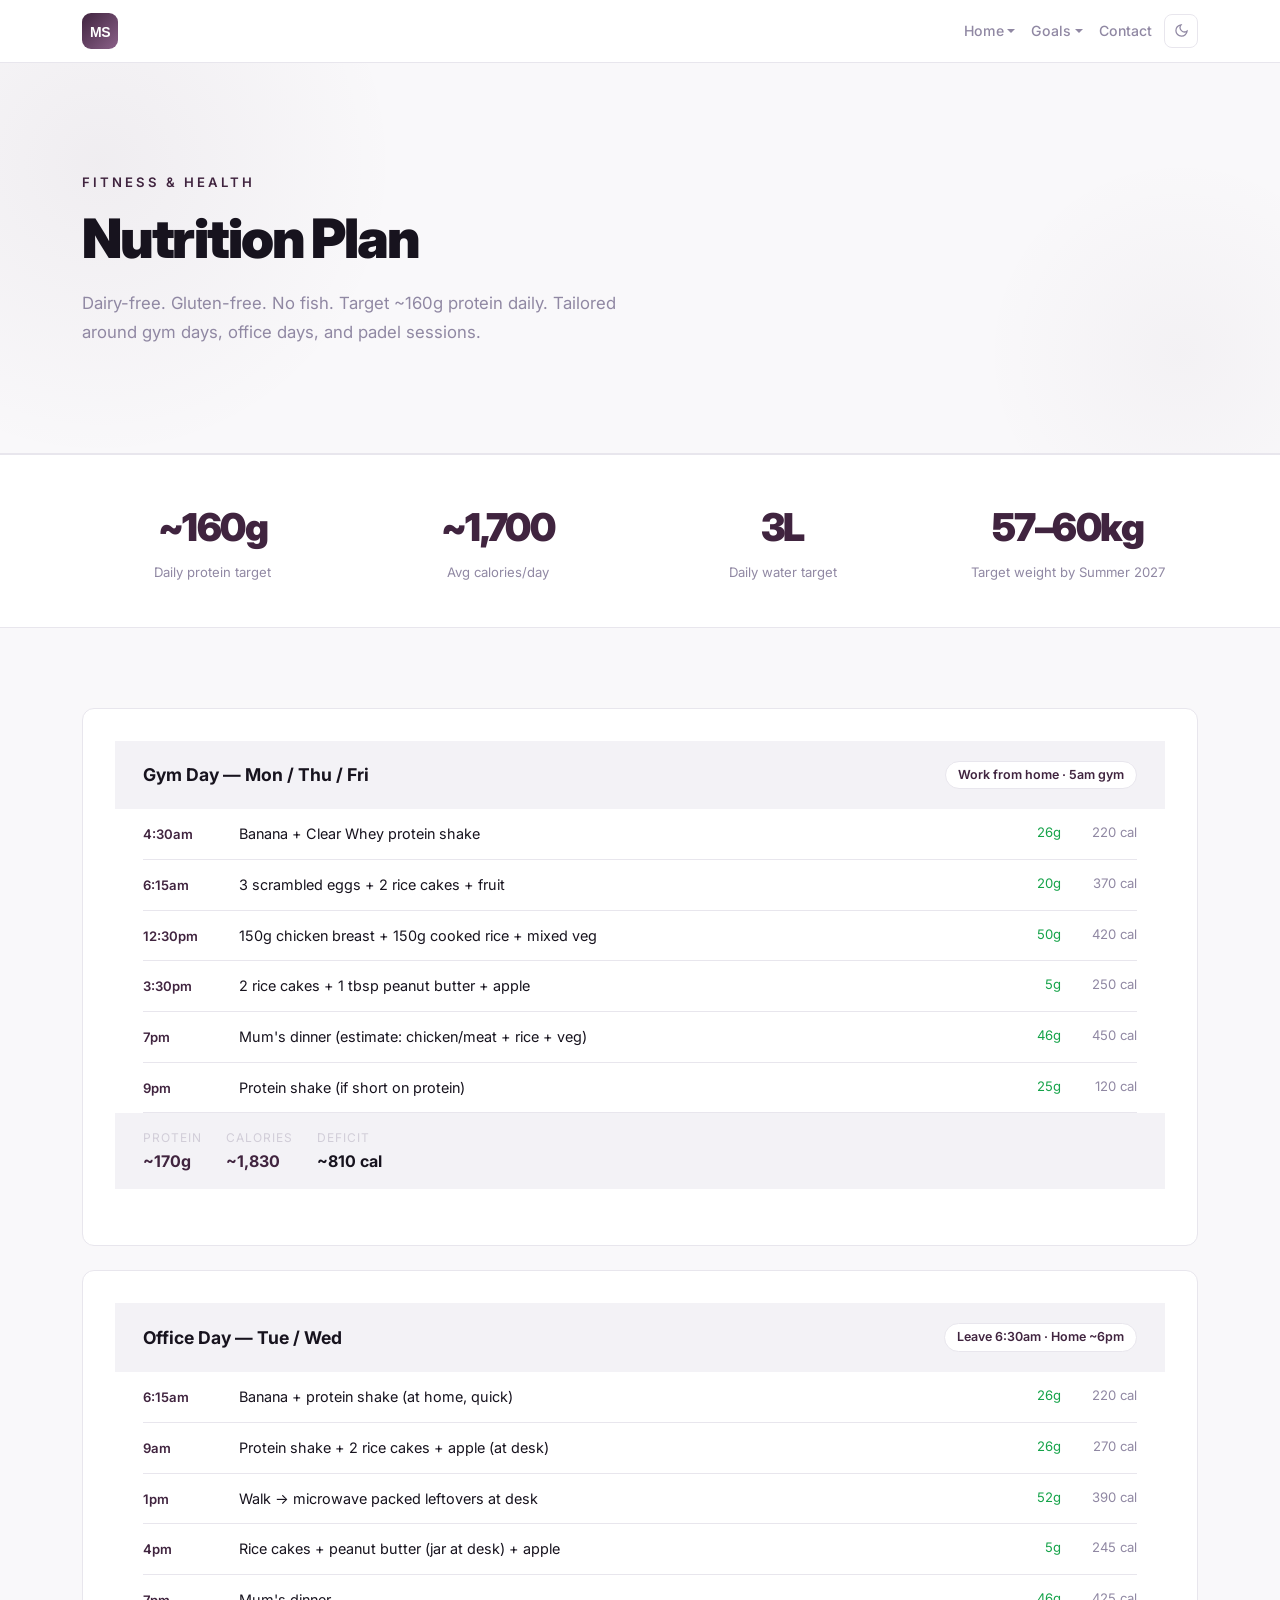
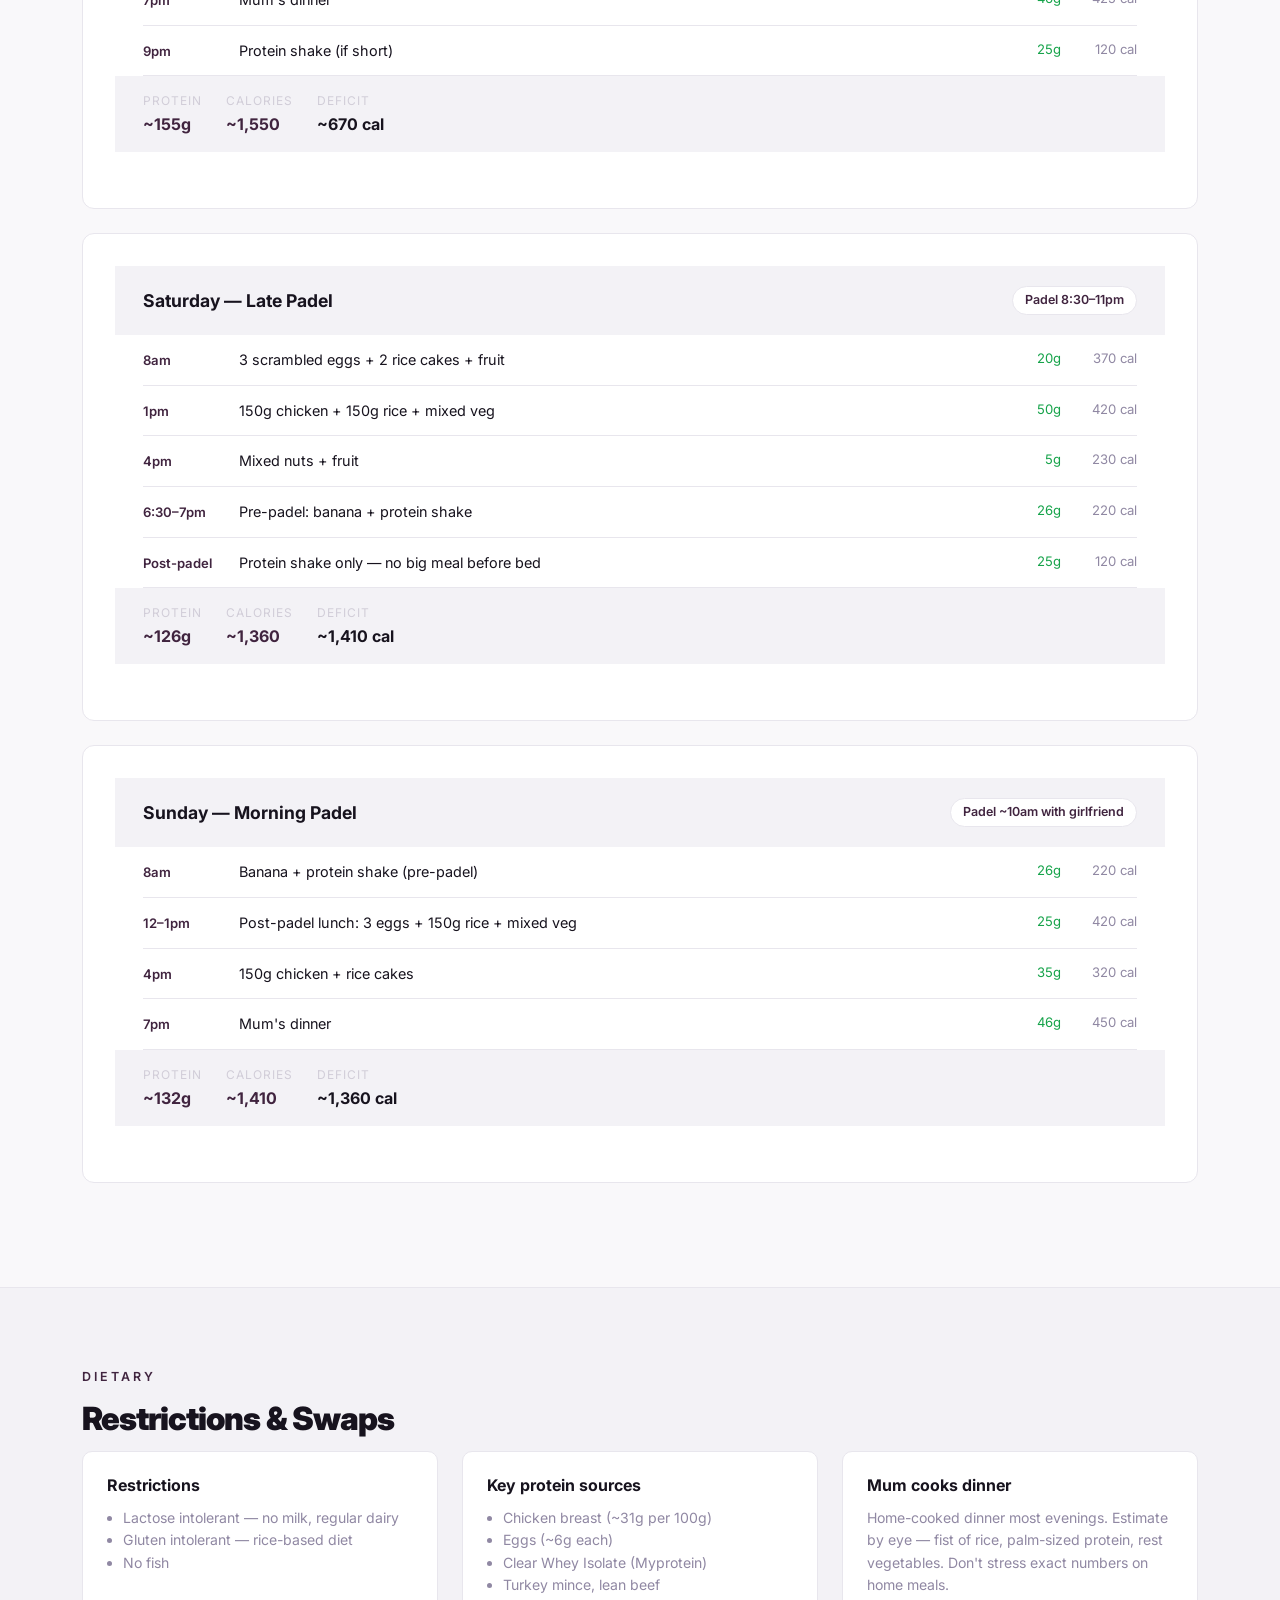
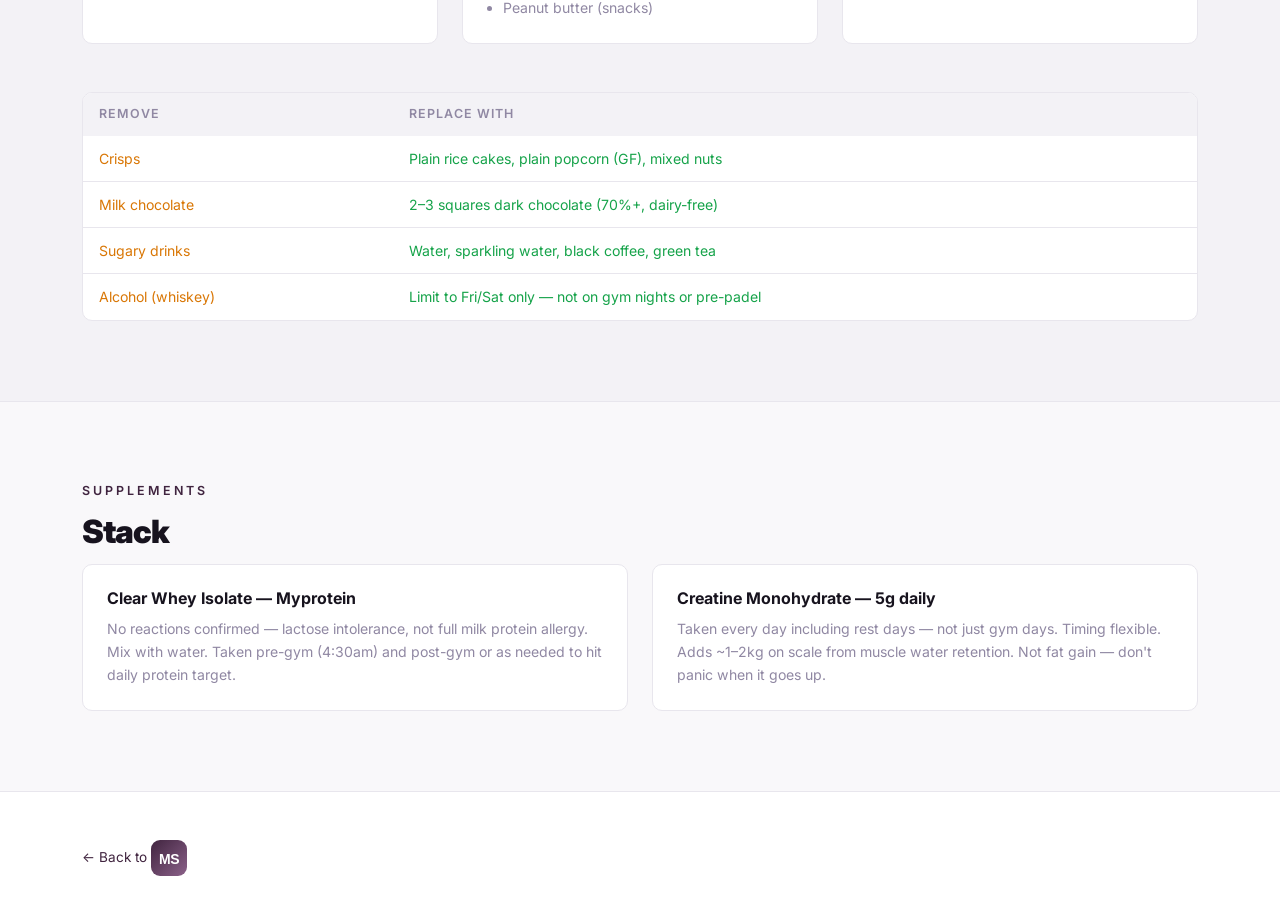
<file: nutrition.html>
﻿<!DOCTYPE html>
<html lang="en">
<head>
  <meta charset="UTF-8"/>
  <meta name="viewport" content="width=device-width, initial-scale=1.0"/>
  <title>Nutrition Plan — <svg width="36" height="36" viewBox="0 0 36 36" fill="none" xmlns="http://www.w3.org/2000/svg"><defs><linearGradient id="ms-grad" x1="0" y1="0" x2="36" y2="36" gradientUnits="userSpaceOnUse"><stop offset="0%" stop-color="#40243F"/><stop offset="100%" stop-color="#8B6189"/></linearGradient></defs><rect width="36" height="36" rx="9" fill="url(#ms-grad)"/><text x="18" y="24" text-anchor="middle" fill="white" font-size="14" font-weight="700" font-family="-apple-system,sans-serif" letter-spacing="-0.5">MS</text></svg></title>
  <link rel="icon" href="data:image/svg+xml,<svg xmlns=%22http://www.w3.org/2000/svg%22 viewBox=%220 0 100 100%22><text y=%22.9em%22 font-size=%2290%22>🧠</text></svg>">
  <link href="https://cdn.jsdelivr.net/npm/bootstrap@5.3.0/dist/css/bootstrap.min.css" rel="stylesheet"/>
  <link href="https://fonts.googleapis.com/css2?family=Inter:wght@300;400;600;700;900&display=swap" rel="stylesheet"/>
  <link href="site.css" rel="stylesheet"/>
  <script>!function(){var t=localStorage.getItem("theme")||(matchMedia("(prefers-color-scheme:dark)").matches?"dark":"light");document.documentElement.setAttribute("data-theme",t)}()</script>
</head>
<body>

<nav class="navbar navbar-expand-lg sticky-top">
  <div class="container">
    <a class="navbar-brand" href="index.html"><svg width="36" height="36" viewBox="0 0 36 36" fill="none" xmlns="http://www.w3.org/2000/svg"><defs><linearGradient id="ms-grad" x1="0" y1="0" x2="36" y2="36" gradientUnits="userSpaceOnUse"><stop offset="0%" stop-color="#40243F"/><stop offset="100%" stop-color="#8B6189"/></linearGradient></defs><rect width="36" height="36" rx="9" fill="url(#ms-grad)"/><text x="18" y="24" text-anchor="middle" fill="white" font-size="14" font-weight="700" font-family="-apple-system,sans-serif" letter-spacing="-0.5">MS</text></svg></a>
    <button class="navbar-toggler" type="button" data-bs-toggle="collapse" data-bs-target="#mainNav" style="border-color:#E8E6ED; padding:6px 10px;">
      <span style="display:block;width:20px;height:2px;background:#17131E;margin:4px 0;"></span>
      <span style="display:block;width:20px;height:2px;background:#17131E;margin:4px 0;"></span>
      <span style="display:block;width:20px;height:2px;background:#17131E;margin:4px 0;"></span>
    </button>
    <div class="collapse navbar-collapse" id="mainNav">
      <ul class="navbar-nav ms-auto">
        <li class="nav-item dropdown">
          <a class="nav-link dropdown-toggle" href="#" data-bs-toggle="dropdown">Home</a>
          <ul class="dropdown-menu dropdown-menu-end">
            <li><a class="dropdown-item" href="index.html">Home</a></li>
            <li><a class="dropdown-item" href="index.html#about">About</a></li>
            <li><a class="dropdown-item" href="index.html#system">AI System</a></li>
            <li><a class="dropdown-item" href="index.html#projects">Projects</a></li>
            <li><a class="dropdown-item" href="index.html#journey">Journey</a></li>
          </ul>
        </li>
        <li class="nav-item dropdown">
          <a class="nav-link dropdown-toggle" href="#" data-bs-toggle="dropdown">Goals</a>
          <ul class="dropdown-menu dropdown-menu-end">
            <li><a class="dropdown-item" href="goals.html">Goals & Imperial Prep</a></li>
            <li><a class="dropdown-item" href="study.html">Study Plan</a></li>
            <li><a class="dropdown-item" href="amaea.html">Amaea</a></li>
          </ul>
        </li>
        <li class="nav-item">
          <a class="nav-link" href="mailto:milansajiv0@gmail.com">Contact</a>
        </li>
        <li class="nav-item ms-1 d-flex align-items-center">
          <button onclick="toggleTheme()" class="theme-btn" aria-label="Toggle dark mode">
            <svg class="theme-icon-moon" width="15" height="15" fill="none" stroke="currentColor" stroke-width="2" viewBox="0 0 24 24"><path d="M21 12.79A9 9 0 1 1 11.21 3 7 7 0 0 0 21 12.79z"/></svg>
            <svg class="theme-icon-sun" width="15" height="15" fill="none" stroke="currentColor" stroke-width="2" viewBox="0 0 24 24" style="display:none"><circle cx="12" cy="12" r="5"/><line x1="12" y1="1" x2="12" y2="3"/><line x1="12" y1="21" x2="12" y2="23"/><line x1="4.22" y1="4.22" x2="5.64" y2="5.64"/><line x1="18.36" y1="18.36" x2="19.78" y2="19.78"/><line x1="1" y1="12" x2="3" y2="12"/><line x1="21" y1="12" x2="23" y2="12"/><line x1="4.22" y1="19.78" x2="5.64" y2="18.36"/><line x1="18.36" y1="5.64" x2="19.78" y2="4.22"/></svg>
          </button>
        </li>
      </ul>
    </div>
  </div>
</nav>

<div class="hero">
  <div class="container">
    <div class="eyebrow">Fitness & Health</div>
    <h1>Nutrition Plan</h1>
    <p>Dairy-free. Gluten-free. No fish. Target ~160g protein daily. Tailored around gym days, office days, and padel sessions.</p>
  </div>
</div>

<!-- Stats -->
<div class="stat-strip">
  <div class="container">
    <div class="row g-4">
      <div class="col-6 col-md-3"><div class="stat-box"><div class="number">~160g</div><div class="label">Daily protein target</div></div></div>
      <div class="col-6 col-md-3"><div class="stat-box"><div class="number">~1,700</div><div class="label">Avg calories/day</div></div></div>
      <div class="col-6 col-md-3"><div class="stat-box"><div class="number">3L</div><div class="label">Daily water target</div></div></div>
      <div class="col-6 col-md-3"><div class="stat-box"><div class="number">57–60kg</div><div class="label">Target weight by Summer 2027</div></div></div>
    </div>
  </div>
</div>

<section>
  <div class="container">

    <!-- Gym day -->
    <div class="day-card">
      <div class="day-header">
        <h3>Gym Day — Mon / Thu / Fri</h3>
        <span class="day-tag">Work from home · 5am gym</span>
      </div>
      <div class="day-body">
        <div class="meal-row">
          <div class="meal-time">4:30am</div>
          <div class="meal-name">Banana + Clear Whey protein shake</div>
          <div class="meal-stats"><div class="meal-protein">26g</div><div class="meal-cal">220 cal</div></div>
        </div>
        <div class="meal-row">
          <div class="meal-time">6:15am</div>
          <div class="meal-name">3 scrambled eggs + 2 rice cakes + fruit</div>
          <div class="meal-stats"><div class="meal-protein">20g</div><div class="meal-cal">370 cal</div></div>
        </div>
        <div class="meal-row">
          <div class="meal-time">12:30pm</div>
          <div class="meal-name">150g chicken breast + 150g cooked rice + mixed veg</div>
          <div class="meal-stats"><div class="meal-protein">50g</div><div class="meal-cal">420 cal</div></div>
        </div>
        <div class="meal-row">
          <div class="meal-time">3:30pm</div>
          <div class="meal-name">2 rice cakes + 1 tbsp peanut butter + apple</div>
          <div class="meal-stats"><div class="meal-protein">5g</div><div class="meal-cal">250 cal</div></div>
        </div>
        <div class="meal-row">
          <div class="meal-time">7pm</div>
          <div class="meal-name">Mum's dinner (estimate: chicken/meat + rice + veg)</div>
          <div class="meal-stats"><div class="meal-protein">46g</div><div class="meal-cal">450 cal</div></div>
        </div>
        <div class="meal-row">
          <div class="meal-time">9pm</div>
          <div class="meal-name">Protein shake (if short on protein)</div>
          <div class="meal-stats"><div class="meal-protein">25g</div><div class="meal-cal">120 cal</div></div>
        </div>
        <div class="day-totals">
          <div class="day-total-item"><div class="label">Protein</div><div class="value"><span>~170g</span></div></div>
          <div class="day-total-item"><div class="label">Calories</div><div class="value"><span>~1,830</span></div></div>
          <div class="day-total-item"><div class="label">Deficit</div><div class="value">~810 cal</div></div>
        </div>
      </div>
    </div>

    <!-- Office day -->
    <div class="day-card">
      <div class="day-header">
        <h3>Office Day — Tue / Wed</h3>
        <span class="day-tag">Leave 6:30am · Home ~6pm</span>
      </div>
      <div class="day-body">
        <div class="meal-row">
          <div class="meal-time">6:15am</div>
          <div class="meal-name">Banana + protein shake (at home, quick)</div>
          <div class="meal-stats"><div class="meal-protein">26g</div><div class="meal-cal">220 cal</div></div>
        </div>
        <div class="meal-row">
          <div class="meal-time">9am</div>
          <div class="meal-name">Protein shake + 2 rice cakes + apple (at desk)</div>
          <div class="meal-stats"><div class="meal-protein">26g</div><div class="meal-cal">270 cal</div></div>
        </div>
        <div class="meal-row">
          <div class="meal-time">1pm</div>
          <div class="meal-name">Walk → microwave packed leftovers at desk</div>
          <div class="meal-stats"><div class="meal-protein">52g</div><div class="meal-cal">390 cal</div></div>
        </div>
        <div class="meal-row">
          <div class="meal-time">4pm</div>
          <div class="meal-name">Rice cakes + peanut butter (jar at desk) + apple</div>
          <div class="meal-stats"><div class="meal-protein">5g</div><div class="meal-cal">245 cal</div></div>
        </div>
        <div class="meal-row">
          <div class="meal-time">7pm</div>
          <div class="meal-name">Mum's dinner</div>
          <div class="meal-stats"><div class="meal-protein">46g</div><div class="meal-cal">425 cal</div></div>
        </div>
        <div class="meal-row">
          <div class="meal-time">9pm</div>
          <div class="meal-name">Protein shake (if short)</div>
          <div class="meal-stats"><div class="meal-protein">25g</div><div class="meal-cal">120 cal</div></div>
        </div>
        <div class="day-totals">
          <div class="day-total-item"><div class="label">Protein</div><div class="value"><span>~155g</span></div></div>
          <div class="day-total-item"><div class="label">Calories</div><div class="value"><span>~1,550</span></div></div>
          <div class="day-total-item"><div class="label">Deficit</div><div class="value">~670 cal</div></div>
        </div>
      </div>
    </div>

    <!-- Saturday -->
    <div class="day-card">
      <div class="day-header">
        <h3>Saturday — Late Padel</h3>
        <span class="day-tag">Padel 8:30–11pm</span>
      </div>
      <div class="day-body">
        <div class="meal-row">
          <div class="meal-time">8am</div>
          <div class="meal-name">3 scrambled eggs + 2 rice cakes + fruit</div>
          <div class="meal-stats"><div class="meal-protein">20g</div><div class="meal-cal">370 cal</div></div>
        </div>
        <div class="meal-row">
          <div class="meal-time">1pm</div>
          <div class="meal-name">150g chicken + 150g rice + mixed veg</div>
          <div class="meal-stats"><div class="meal-protein">50g</div><div class="meal-cal">420 cal</div></div>
        </div>
        <div class="meal-row">
          <div class="meal-time">4pm</div>
          <div class="meal-name">Mixed nuts + fruit</div>
          <div class="meal-stats"><div class="meal-protein">5g</div><div class="meal-cal">230 cal</div></div>
        </div>
        <div class="meal-row">
          <div class="meal-time">6:30–7pm</div>
          <div class="meal-name">Pre-padel: banana + protein shake</div>
          <div class="meal-stats"><div class="meal-protein">26g</div><div class="meal-cal">220 cal</div></div>
        </div>
        <div class="meal-row">
          <div class="meal-time">Post-padel</div>
          <div class="meal-name">Protein shake only — no big meal before bed</div>
          <div class="meal-stats"><div class="meal-protein">25g</div><div class="meal-cal">120 cal</div></div>
        </div>
        <div class="day-totals">
          <div class="day-total-item"><div class="label">Protein</div><div class="value"><span>~126g</span></div></div>
          <div class="day-total-item"><div class="label">Calories</div><div class="value"><span>~1,360</span></div></div>
          <div class="day-total-item"><div class="label">Deficit</div><div class="value">~1,410 cal</div></div>
        </div>
      </div>
    </div>

    <!-- Sunday -->
    <div class="day-card">
      <div class="day-header">
        <h3>Sunday — Morning Padel</h3>
        <span class="day-tag">Padel ~10am with girlfriend</span>
      </div>
      <div class="day-body">
        <div class="meal-row">
          <div class="meal-time">8am</div>
          <div class="meal-name">Banana + protein shake (pre-padel)</div>
          <div class="meal-stats"><div class="meal-protein">26g</div><div class="meal-cal">220 cal</div></div>
        </div>
        <div class="meal-row">
          <div class="meal-time">12–1pm</div>
          <div class="meal-name">Post-padel lunch: 3 eggs + 150g rice + mixed veg</div>
          <div class="meal-stats"><div class="meal-protein">25g</div><div class="meal-cal">420 cal</div></div>
        </div>
        <div class="meal-row">
          <div class="meal-time">4pm</div>
          <div class="meal-name">150g chicken + rice cakes</div>
          <div class="meal-stats"><div class="meal-protein">35g</div><div class="meal-cal">320 cal</div></div>
        </div>
        <div class="meal-row">
          <div class="meal-time">7pm</div>
          <div class="meal-name">Mum's dinner</div>
          <div class="meal-stats"><div class="meal-protein">46g</div><div class="meal-cal">450 cal</div></div>
        </div>
        <div class="day-totals">
          <div class="day-total-item"><div class="label">Protein</div><div class="value"><span>~132g</span></div></div>
          <div class="day-total-item"><div class="label">Calories</div><div class="value"><span>~1,410</span></div></div>
          <div class="day-total-item"><div class="label">Deficit</div><div class="value">~1,360 cal</div></div>
        </div>
      </div>
    </div>

  </div>
</section>

<!-- Restrictions & swaps -->
<section class="alt-bg">
  <div class="container">
    <div class="section-label">Dietary</div>
    <div class="section-title">Restrictions & Swaps</div>
    <div class="row g-4 mb-5">
      <div class="col-lg-4">
        <div class="restriction-card">
          <h4>Restrictions</h4>
          <ul class="ps-3 mb-0">
            <li>Lactose intolerant — no milk, regular dairy</li>
            <li>Gluten intolerant — rice-based diet</li>
            <li>No fish</li>
          </ul>
        </div>
      </div>
      <div class="col-lg-4">
        <div class="restriction-card">
          <h4>Key protein sources</h4>
          <ul class="ps-3 mb-0">
            <li>Chicken breast (~31g per 100g)</li>
            <li>Eggs (~6g each)</li>
            <li>Clear Whey Isolate (Myprotein)</li>
            <li>Turkey mince, lean beef</li>
            <li>Peanut butter (snacks)</li>
          </ul>
        </div>
      </div>
      <div class="col-lg-4">
        <div class="restriction-card">
          <h4>Mum cooks dinner</h4>
          <p>Home-cooked dinner most evenings. Estimate by eye — fist of rice, palm-sized protein, rest vegetables. Don't stress exact numbers on home meals.</p>
        </div>
      </div>
    </div>

    <div class="swap-table">
      <table>
        <thead>
          <tr>
            <th>Remove</th>
            <th>Replace with</th>
          </tr>
        </thead>
        <tbody>
          <tr><td>Crisps</td><td>Plain rice cakes, plain popcorn (GF), mixed nuts</td></tr>
          <tr><td>Milk chocolate</td><td>2–3 squares dark chocolate (70%+, dairy-free)</td></tr>
          <tr><td>Sugary drinks</td><td>Water, sparkling water, black coffee, green tea</td></tr>
          <tr><td>Alcohol (whiskey)</td><td>Limit to Fri/Sat only — not on gym nights or pre-padel</td></tr>
        </tbody>
      </table>
    </div>
  </div>
</section>

<!-- Supplements -->
<section>
  <div class="container">
    <div class="section-label">Supplements</div>
    <div class="section-title">Stack</div>
    <div class="row g-4">
      <div class="col-lg-6">
        <div class="supp-card">
          <h4>Clear Whey Isolate — Myprotein</h4>
          <p>No reactions confirmed — lactose intolerance, not full milk protein allergy. Mix with water. Taken pre-gym (4:30am) and post-gym or as needed to hit daily protein target.</p>
        </div>
      </div>
      <div class="col-lg-6">
        <div class="supp-card">
          <h4>Creatine Monohydrate — 5g daily</h4>
          <p>Taken every day including rest days — not just gym days. Timing flexible. Adds ~1–2kg on scale from muscle water retention. Not fat gain — don't panic when it goes up.</p>
        </div>
      </div>
    </div>
  </div>
</section>

<footer>
  <div class="container">
    <p><a href="index.html">← Back to <svg width="36" height="36" viewBox="0 0 36 36" fill="none" xmlns="http://www.w3.org/2000/svg"><defs><linearGradient id="ms-grad" x1="0" y1="0" x2="36" y2="36" gradientUnits="userSpaceOnUse"><stop offset="0%" stop-color="#40243F"/><stop offset="100%" stop-color="#8B6189"/></linearGradient></defs><rect width="36" height="36" rx="9" fill="url(#ms-grad)"/><text x="18" y="24" text-anchor="middle" fill="white" font-size="14" font-weight="700" font-family="-apple-system,sans-serif" letter-spacing="-0.5">MS</text></svg></a></p>
  </div>
</footer>

<script src="https://cdn.jsdelivr.net/npm/bootstrap@5.3.0/dist/js/bootstrap.bundle.min.js"></script>
<script src="animations.js"></script>
</body>
</html>
</file>
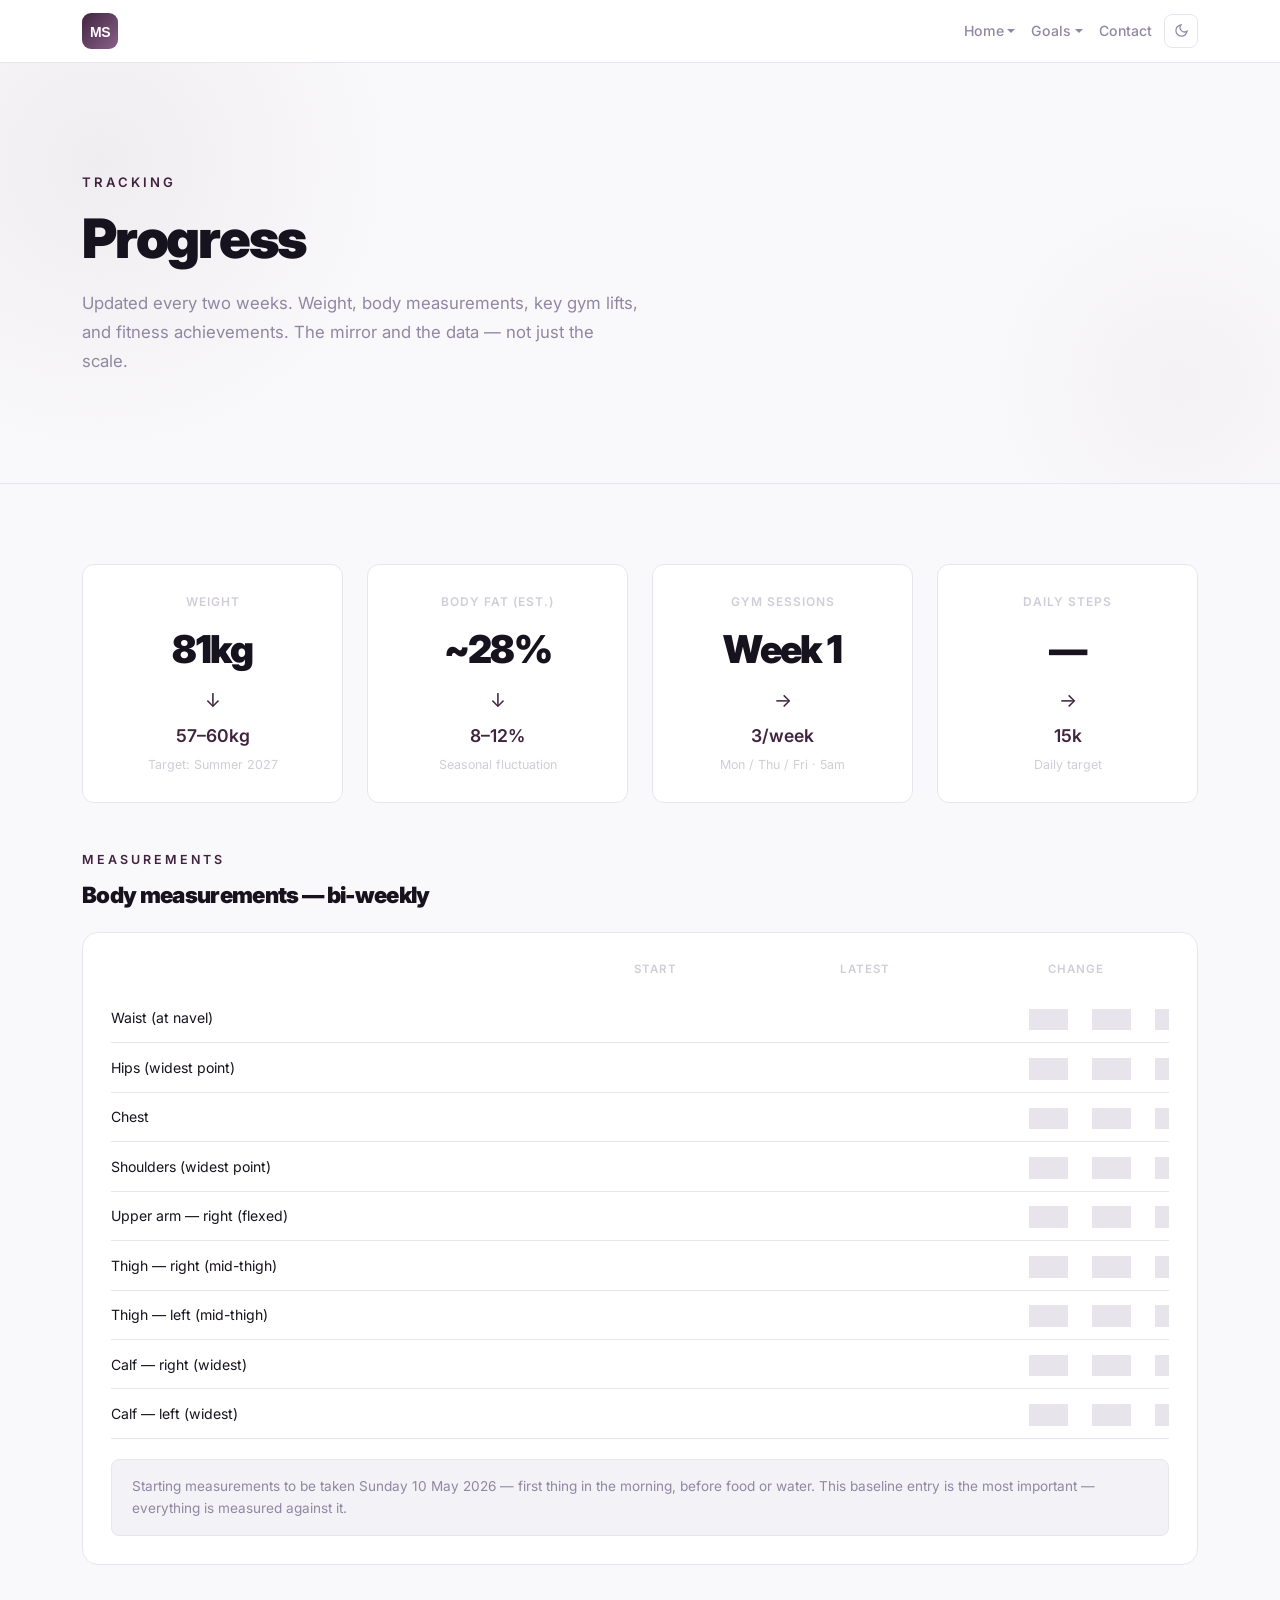
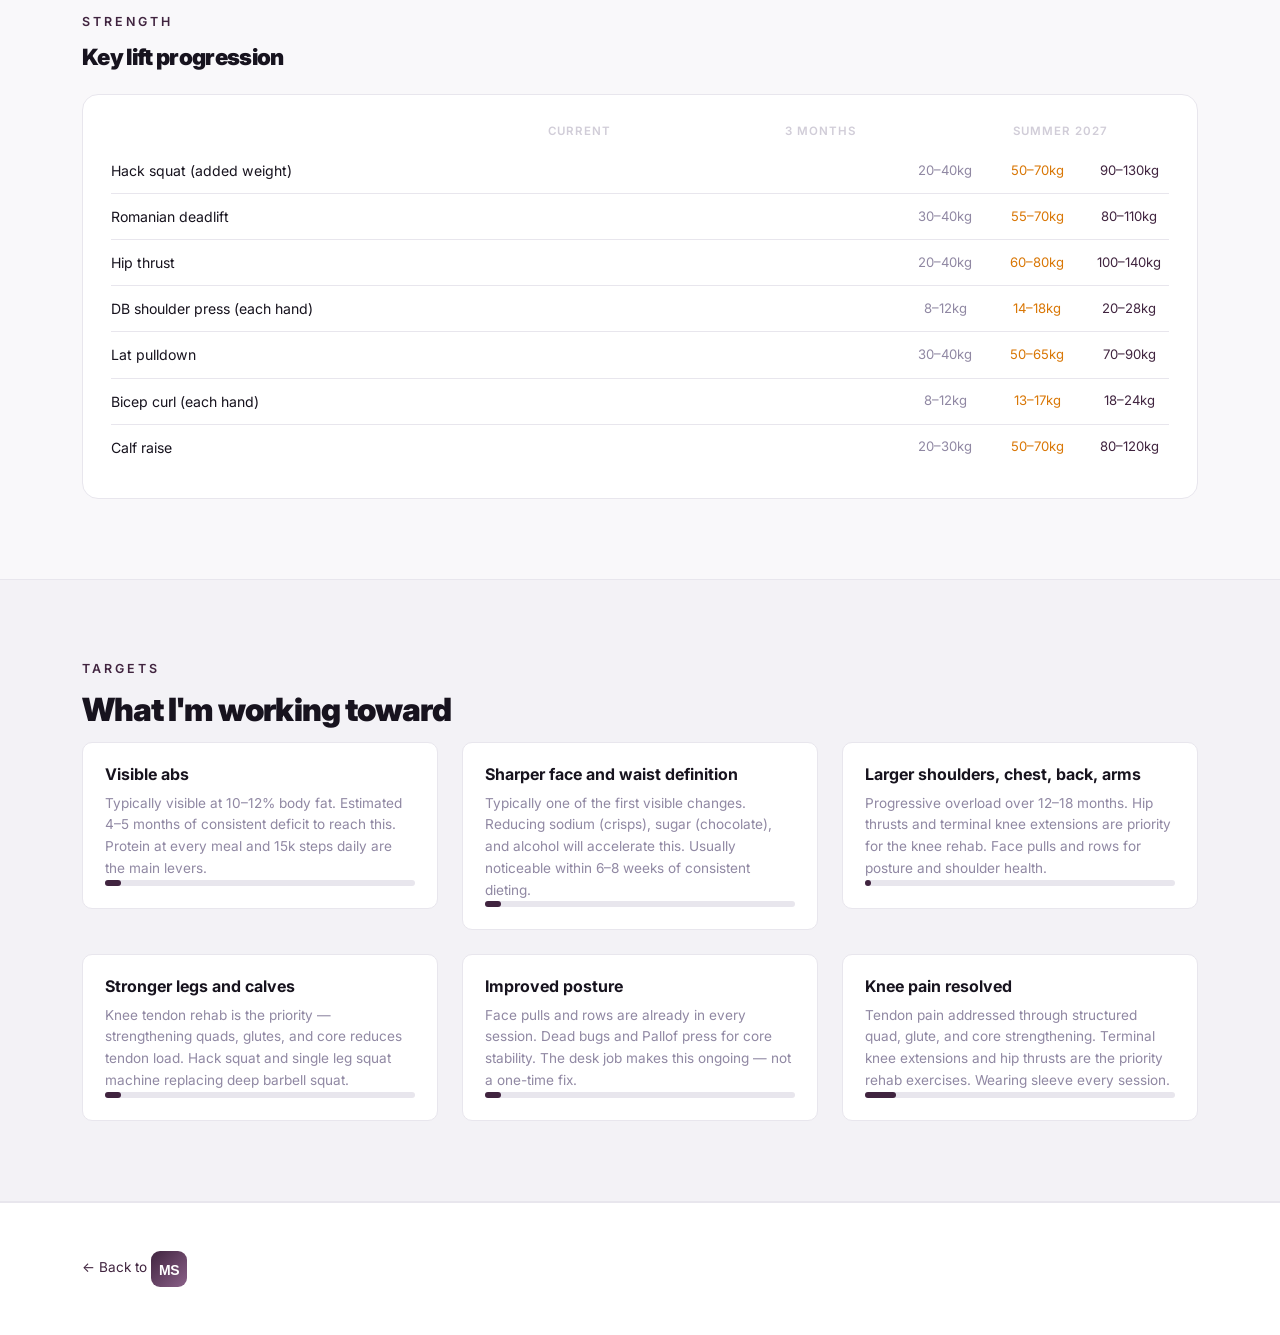
<file: progress.html>
﻿<!DOCTYPE html>
<html lang="en">
<head>
  <meta charset="UTF-8"/>
  <meta name="viewport" content="width=device-width, initial-scale=1.0"/>
  <title>Progress — <svg width="36" height="36" viewBox="0 0 36 36" fill="none" xmlns="http://www.w3.org/2000/svg"><defs><linearGradient id="ms-grad" x1="0" y1="0" x2="36" y2="36" gradientUnits="userSpaceOnUse"><stop offset="0%" stop-color="#40243F"/><stop offset="100%" stop-color="#8B6189"/></linearGradient></defs><rect width="36" height="36" rx="9" fill="url(#ms-grad)"/><text x="18" y="24" text-anchor="middle" fill="white" font-size="14" font-weight="700" font-family="-apple-system,sans-serif" letter-spacing="-0.5">MS</text></svg></title>
  <link rel="icon" href="data:image/svg+xml,<svg xmlns=%22http://www.w3.org/2000/svg%22 viewBox=%220 0 100 100%22><text y=%22.9em%22 font-size=%2290%22>🧠</text></svg>">
  <link href="https://cdn.jsdelivr.net/npm/bootstrap@5.3.0/dist/css/bootstrap.min.css" rel="stylesheet"/>
  <link href="https://fonts.googleapis.com/css2?family=Inter:wght@300;400;600;700;900&display=swap" rel="stylesheet"/>
  <link href="site.css" rel="stylesheet"/>
  <script>!function(){var t=localStorage.getItem("theme")||(matchMedia("(prefers-color-scheme:dark)").matches?"dark":"light");document.documentElement.setAttribute("data-theme",t)}()</script>
</head>
<body>

<nav class="navbar navbar-expand-lg sticky-top">
  <div class="container">
    <a class="navbar-brand" href="index.html"><svg width="36" height="36" viewBox="0 0 36 36" fill="none" xmlns="http://www.w3.org/2000/svg"><defs><linearGradient id="ms-grad" x1="0" y1="0" x2="36" y2="36" gradientUnits="userSpaceOnUse"><stop offset="0%" stop-color="#40243F"/><stop offset="100%" stop-color="#8B6189"/></linearGradient></defs><rect width="36" height="36" rx="9" fill="url(#ms-grad)"/><text x="18" y="24" text-anchor="middle" fill="white" font-size="14" font-weight="700" font-family="-apple-system,sans-serif" letter-spacing="-0.5">MS</text></svg></a>
    <button class="navbar-toggler" type="button" data-bs-toggle="collapse" data-bs-target="#mainNav">
      <span style="display:block;width:20px;height:2px;background:#17131E;margin:4px 0;"></span>
      <span style="display:block;width:20px;height:2px;background:#17131E;margin:4px 0;"></span>
      <span style="display:block;width:20px;height:2px;background:#17131E;margin:4px 0;"></span>
    </button>
    <div class="collapse navbar-collapse" id="mainNav">
      <ul class="navbar-nav ms-auto">
        <li class="nav-item dropdown">
          <a class="nav-link dropdown-toggle" href="#" data-bs-toggle="dropdown">Home</a>
          <ul class="dropdown-menu dropdown-menu-end">
            <li><a class="dropdown-item" href="index.html">Home</a></li>
            <li><a class="dropdown-item" href="index.html#about">About</a></li>
            <li><a class="dropdown-item" href="index.html#system">AI System</a></li>
            <li><a class="dropdown-item" href="index.html#projects">Projects</a></li>
            <li><a class="dropdown-item" href="index.html#journey">Journey</a></li>
          </ul>
        </li>
        <li class="nav-item dropdown">
          <a class="nav-link dropdown-toggle" href="#" data-bs-toggle="dropdown">Goals</a>
          <ul class="dropdown-menu dropdown-menu-end">
            <li><a class="dropdown-item" href="goals.html">Goals & Imperial Prep</a></li>
            <li><a class="dropdown-item" href="study.html">Study Plan</a></li>
            <li><a class="dropdown-item" href="amaea.html">Amaea</a></li>
          </ul>
        </li>
        <li class="nav-item">
          <a class="nav-link" href="mailto:milansajiv0@gmail.com">Contact</a>
        </li>
        <li class="nav-item ms-1 d-flex align-items-center">
          <button onclick="toggleTheme()" class="theme-btn" aria-label="Toggle dark mode">
            <svg class="theme-icon-moon" width="15" height="15" fill="none" stroke="currentColor" stroke-width="2" viewBox="0 0 24 24"><path d="M21 12.79A9 9 0 1 1 11.21 3 7 7 0 0 0 21 12.79z"/></svg>
            <svg class="theme-icon-sun" width="15" height="15" fill="none" stroke="currentColor" stroke-width="2" viewBox="0 0 24 24" style="display:none"><circle cx="12" cy="12" r="5"/><line x1="12" y1="1" x2="12" y2="3"/><line x1="12" y1="21" x2="12" y2="23"/><line x1="4.22" y1="4.22" x2="5.64" y2="5.64"/><line x1="18.36" y1="18.36" x2="19.78" y2="19.78"/><line x1="1" y1="12" x2="3" y2="12"/><line x1="21" y1="12" x2="23" y2="12"/><line x1="4.22" y1="19.78" x2="5.64" y2="18.36"/><line x1="18.36" y1="5.64" x2="19.78" y2="4.22"/></svg>
          </button>
        </li>
      </ul>
    </div>
  </div>
</nav>

<div class="hero">
  <div class="container">
    <div class="eyebrow">Tracking</div>
    <h1>Progress</h1>
    <p>Updated every two weeks. Weight, body measurements, key gym lifts, and fitness achievements. The mirror and the data — not just the scale.</p>
  </div>
</div>

<!-- Key stats -->
<section>
  <div class="container">
    <div class="row g-4 mb-5">
      <div class="col-6 col-md-3">
        <div class="stat-card">
          <div class="label">Weight</div>
          <div class="current">81kg</div>
          <div class="arrow">↓</div>
          <div class="target">57–60kg</div>
          <div class="sub">Target: Summer 2027</div>
        </div>
      </div>
      <div class="col-6 col-md-3">
        <div class="stat-card">
          <div class="label">Body fat (est.)</div>
          <div class="current">~28%</div>
          <div class="arrow">↓</div>
          <div class="target">8–12%</div>
          <div class="sub">Seasonal fluctuation</div>
        </div>
      </div>
      <div class="col-6 col-md-3">
        <div class="stat-card">
          <div class="label">Gym sessions</div>
          <div class="current">Week 1</div>
          <div class="arrow">→</div>
          <div class="target">3/week</div>
          <div class="sub">Mon / Thu / Fri · 5am</div>
        </div>
      </div>
      <div class="col-6 col-md-3">
        <div class="stat-card">
          <div class="label">Daily steps</div>
          <div class="current">—</div>
          <div class="arrow">→</div>
          <div class="target">15k</div>
          <div class="sub">Daily target</div>
        </div>
      </div>
    </div>

    <!-- Body measurements -->
    <div class="section-label">Measurements</div>
    <div class="section-title" style="font-size:1.4rem; margin-bottom:20px;">Body measurements — bi-weekly</div>

    <div class="card-dark mb-5">
      <div class="row mb-3">
        <div class="col-5"></div>
        <div class="col-7">
          <div class="row">
            <div class="col-4 col-header">Start</div>
            <div class="col-4 col-header">Latest</div>
            <div class="col-4 col-header">Change</div>
          </div>
        </div>
      </div>
      <div class="measure-row">
        <div class="measure-name">Waist (at navel)</div>
        <div class="measure-values">
          <div class="measure-val"><div class="val placeholder">— cm</div></div>
          <div class="measure-val"><div class="val placeholder">— cm</div></div>
          <div class="measure-val"><div class="val placeholder">—</div></div>
        </div>
      </div>
      <div class="measure-row">
        <div class="measure-name">Hips (widest point)</div>
        <div class="measure-values">
          <div class="measure-val"><div class="val placeholder">— cm</div></div>
          <div class="measure-val"><div class="val placeholder">— cm</div></div>
          <div class="measure-val"><div class="val placeholder">—</div></div>
        </div>
      </div>
      <div class="measure-row">
        <div class="measure-name">Chest</div>
        <div class="measure-values">
          <div class="measure-val"><div class="val placeholder">— cm</div></div>
          <div class="measure-val"><div class="val placeholder">— cm</div></div>
          <div class="measure-val"><div class="val placeholder">—</div></div>
        </div>
      </div>
      <div class="measure-row">
        <div class="measure-name">Shoulders (widest point)</div>
        <div class="measure-values">
          <div class="measure-val"><div class="val placeholder">— cm</div></div>
          <div class="measure-val"><div class="val placeholder">— cm</div></div>
          <div class="measure-val"><div class="val placeholder">—</div></div>
        </div>
      </div>
      <div class="measure-row">
        <div class="measure-name">Upper arm — right (flexed)</div>
        <div class="measure-values">
          <div class="measure-val"><div class="val placeholder">— cm</div></div>
          <div class="measure-val"><div class="val placeholder">— cm</div></div>
          <div class="measure-val"><div class="val placeholder">—</div></div>
        </div>
      </div>
      <div class="measure-row">
        <div class="measure-name">Thigh — right (mid-thigh)</div>
        <div class="measure-values">
          <div class="measure-val"><div class="val placeholder">— cm</div></div>
          <div class="measure-val"><div class="val placeholder">— cm</div></div>
          <div class="measure-val"><div class="val placeholder">—</div></div>
        </div>
      </div>
      <div class="measure-row">
        <div class="measure-name">Thigh — left (mid-thigh)</div>
        <div class="measure-values">
          <div class="measure-val"><div class="val placeholder">— cm</div></div>
          <div class="measure-val"><div class="val placeholder">— cm</div></div>
          <div class="measure-val"><div class="val placeholder">—</div></div>
        </div>
      </div>
      <div class="measure-row">
        <div class="measure-name">Calf — right (widest)</div>
        <div class="measure-values">
          <div class="measure-val"><div class="val placeholder">— cm</div></div>
          <div class="measure-val"><div class="val placeholder">— cm</div></div>
          <div class="measure-val"><div class="val placeholder">—</div></div>
        </div>
      </div>
      <div class="measure-row">
        <div class="measure-name">Calf — left (widest)</div>
        <div class="measure-values">
          <div class="measure-val"><div class="val placeholder">— cm</div></div>
          <div class="measure-val"><div class="val placeholder">— cm</div></div>
          <div class="measure-val"><div class="val placeholder">—</div></div>
        </div>
      </div>
      <div class="note-box">
        <p>Starting measurements to be taken Sunday 10 May 2026 — first thing in the morning, before food or water. This baseline entry is the most important — everything is measured against it.</p>
      </div>
    </div>

    <!-- Key lifts -->
    <div class="section-label">Strength</div>
    <div class="section-title" style="font-size:1.4rem; margin-bottom:20px;">Key lift progression</div>

    <div class="card-dark">
      <div class="row mb-2">
        <div class="col-4"></div>
        <div class="col-8">
          <div class="row">
            <div class="col-4 col-header">Current</div>
            <div class="col-4 col-header">3 months</div>
            <div class="col-4 col-header">Summer 2027</div>
          </div>
        </div>
      </div>
      <div class="lift-row"><div class="lift-name">Hack squat (added weight)</div><div class="lift-now">20–40kg</div><div class="lift-3m">50–70kg</div><div class="lift-target">90–130kg</div></div>
      <div class="lift-row"><div class="lift-name">Romanian deadlift</div><div class="lift-now">30–40kg</div><div class="lift-3m">55–70kg</div><div class="lift-target">80–110kg</div></div>
      <div class="lift-row"><div class="lift-name">Hip thrust</div><div class="lift-now">20–40kg</div><div class="lift-3m">60–80kg</div><div class="lift-target">100–140kg</div></div>
      <div class="lift-row"><div class="lift-name">DB shoulder press (each hand)</div><div class="lift-now">8–12kg</div><div class="lift-3m">14–18kg</div><div class="lift-target">20–28kg</div></div>
      <div class="lift-row"><div class="lift-name">Lat pulldown</div><div class="lift-now">30–40kg</div><div class="lift-3m">50–65kg</div><div class="lift-target">70–90kg</div></div>
      <div class="lift-row"><div class="lift-name">Bicep curl (each hand)</div><div class="lift-now">8–12kg</div><div class="lift-3m">13–17kg</div><div class="lift-target">18–24kg</div></div>
      <div class="lift-row"><div class="lift-name">Calf raise</div><div class="lift-now">20–30kg</div><div class="lift-3m">50–70kg</div><div class="lift-target">80–120kg</div></div>
    </div>

  </div>
</section>

<!-- Goals -->
<section class="alt-bg">
  <div class="container">
    <div class="section-label">Targets</div>
    <div class="section-title">What I'm working toward</div>
    <div class="row g-4">
      <div class="col-lg-4">
        <div class="goal-card">
          <h4>Visible abs</h4>
          <p>Typically visible at 10–12% body fat. Estimated 4–5 months of consistent deficit to reach this. Protein at every meal and 15k steps daily are the main levers.</p>
          <div class="progress-bar-bg"><div class="progress-bar-fill" style="width:5%;"></div></div>
        </div>
      </div>
      <div class="col-lg-4">
        <div class="goal-card">
          <h4>Sharper face and waist definition</h4>
          <p>Typically one of the first visible changes. Reducing sodium (crisps), sugar (chocolate), and alcohol will accelerate this. Usually noticeable within 6–8 weeks of consistent dieting.</p>
          <div class="progress-bar-bg"><div class="progress-bar-fill" style="width:5%;"></div></div>
        </div>
      </div>
      <div class="col-lg-4">
        <div class="goal-card">
          <h4>Larger shoulders, chest, back, arms</h4>
          <p>Progressive overload over 12–18 months. Hip thrusts and terminal knee extensions are priority for the knee rehab. Face pulls and rows for posture and shoulder health.</p>
          <div class="progress-bar-bg"><div class="progress-bar-fill" style="width:2%;"></div></div>
        </div>
      </div>
      <div class="col-lg-4">
        <div class="goal-card">
          <h4>Stronger legs and calves</h4>
          <p>Knee tendon rehab is the priority — strengthening quads, glutes, and core reduces tendon load. Hack squat and single leg squat machine replacing deep barbell squat.</p>
          <div class="progress-bar-bg"><div class="progress-bar-fill" style="width:5%;"></div></div>
        </div>
      </div>
      <div class="col-lg-4">
        <div class="goal-card">
          <h4>Improved posture</h4>
          <p>Face pulls and rows are already in every session. Dead bugs and Pallof press for core stability. The desk job makes this ongoing — not a one-time fix.</p>
          <div class="progress-bar-bg"><div class="progress-bar-fill" style="width:5%;"></div></div>
        </div>
      </div>
      <div class="col-lg-4">
        <div class="goal-card">
          <h4>Knee pain resolved</h4>
          <p>Tendon pain addressed through structured quad, glute, and core strengthening. Terminal knee extensions and hip thrusts are the priority rehab exercises. Wearing sleeve every session.</p>
          <div class="progress-bar-bg"><div class="progress-bar-fill" style="width:10%;"></div></div>
        </div>
      </div>
    </div>
  </div>
</section>

<footer>
  <div class="container">
    <p><a href="index.html">← Back to <svg width="36" height="36" viewBox="0 0 36 36" fill="none" xmlns="http://www.w3.org/2000/svg"><defs><linearGradient id="ms-grad" x1="0" y1="0" x2="36" y2="36" gradientUnits="userSpaceOnUse"><stop offset="0%" stop-color="#40243F"/><stop offset="100%" stop-color="#8B6189"/></linearGradient></defs><rect width="36" height="36" rx="9" fill="url(#ms-grad)"/><text x="18" y="24" text-anchor="middle" fill="white" font-size="14" font-weight="700" font-family="-apple-system,sans-serif" letter-spacing="-0.5">MS</text></svg></a></p>
  </div>
</footer>

<script src="https://cdn.jsdelivr.net/npm/bootstrap@5.3.0/dist/js/bootstrap.bundle.min.js"></script>
<script src="animations.js"></script>
</body>
</html>
</file>
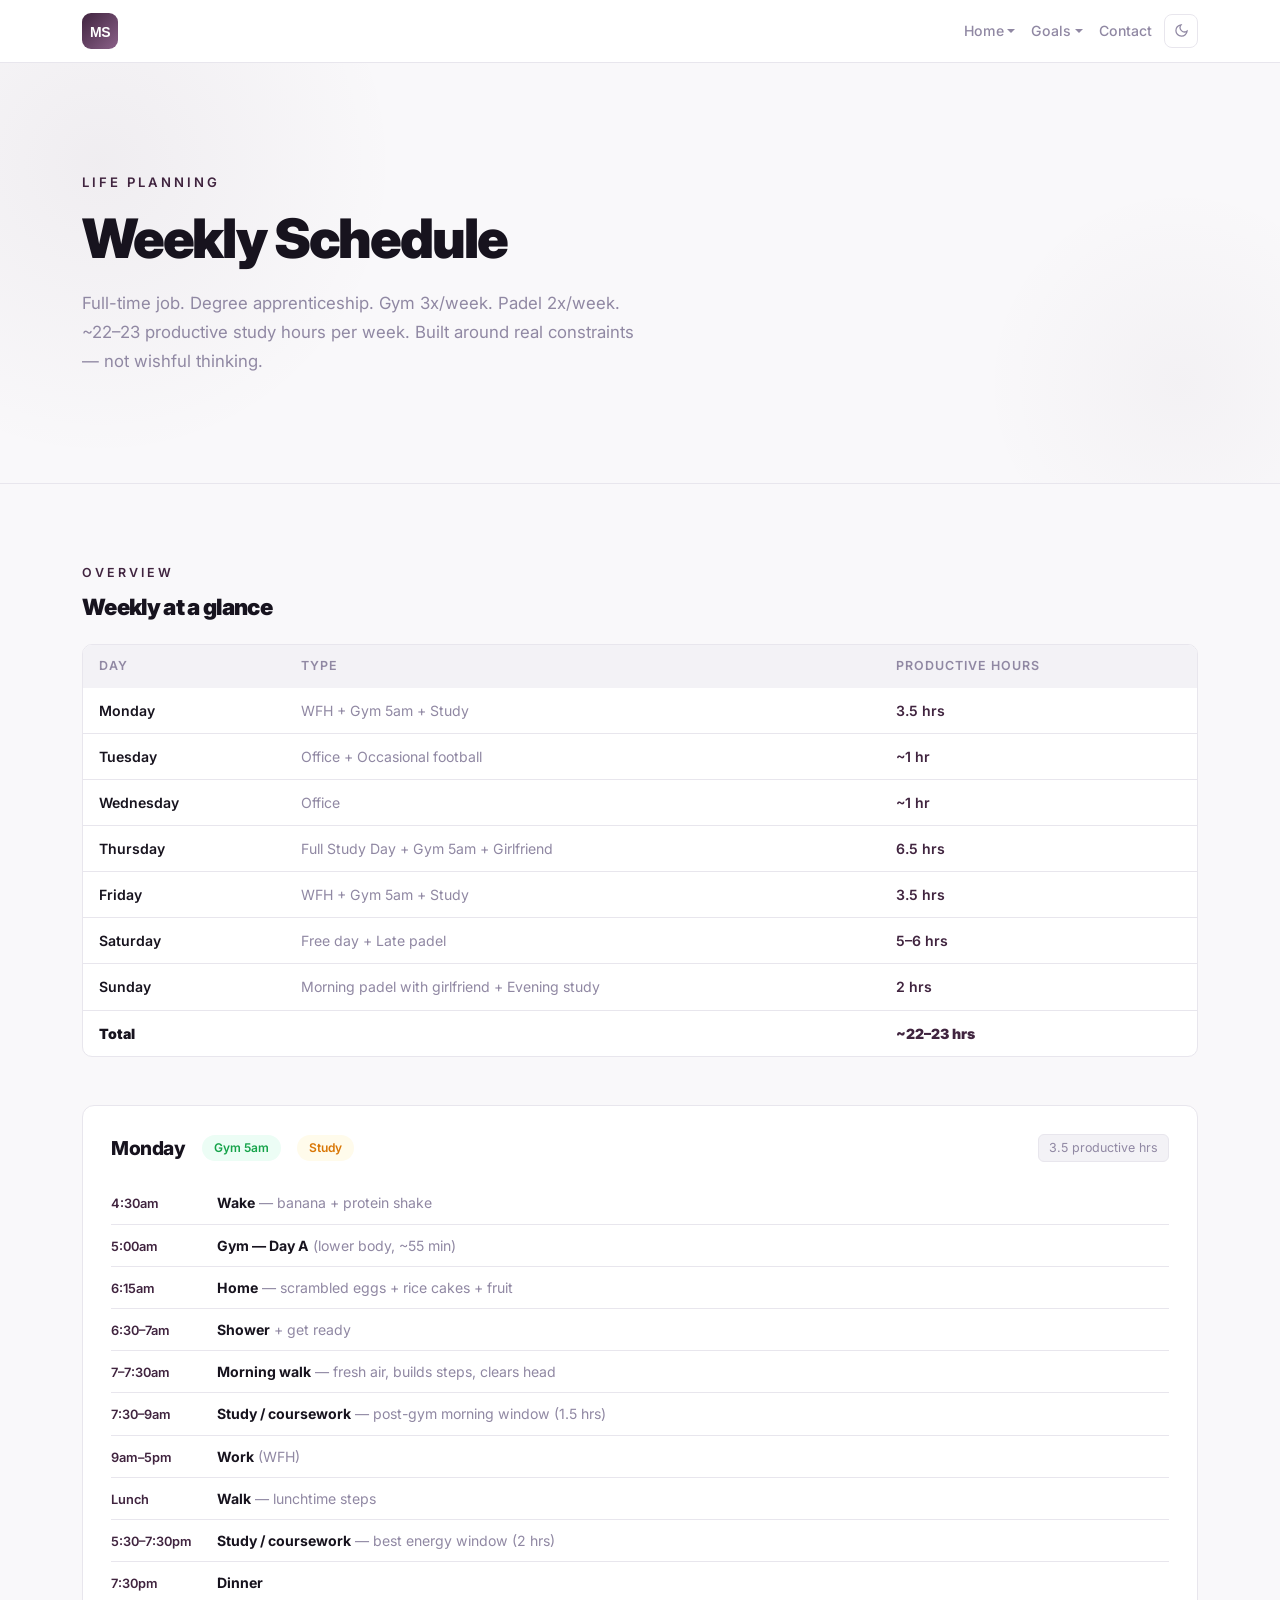
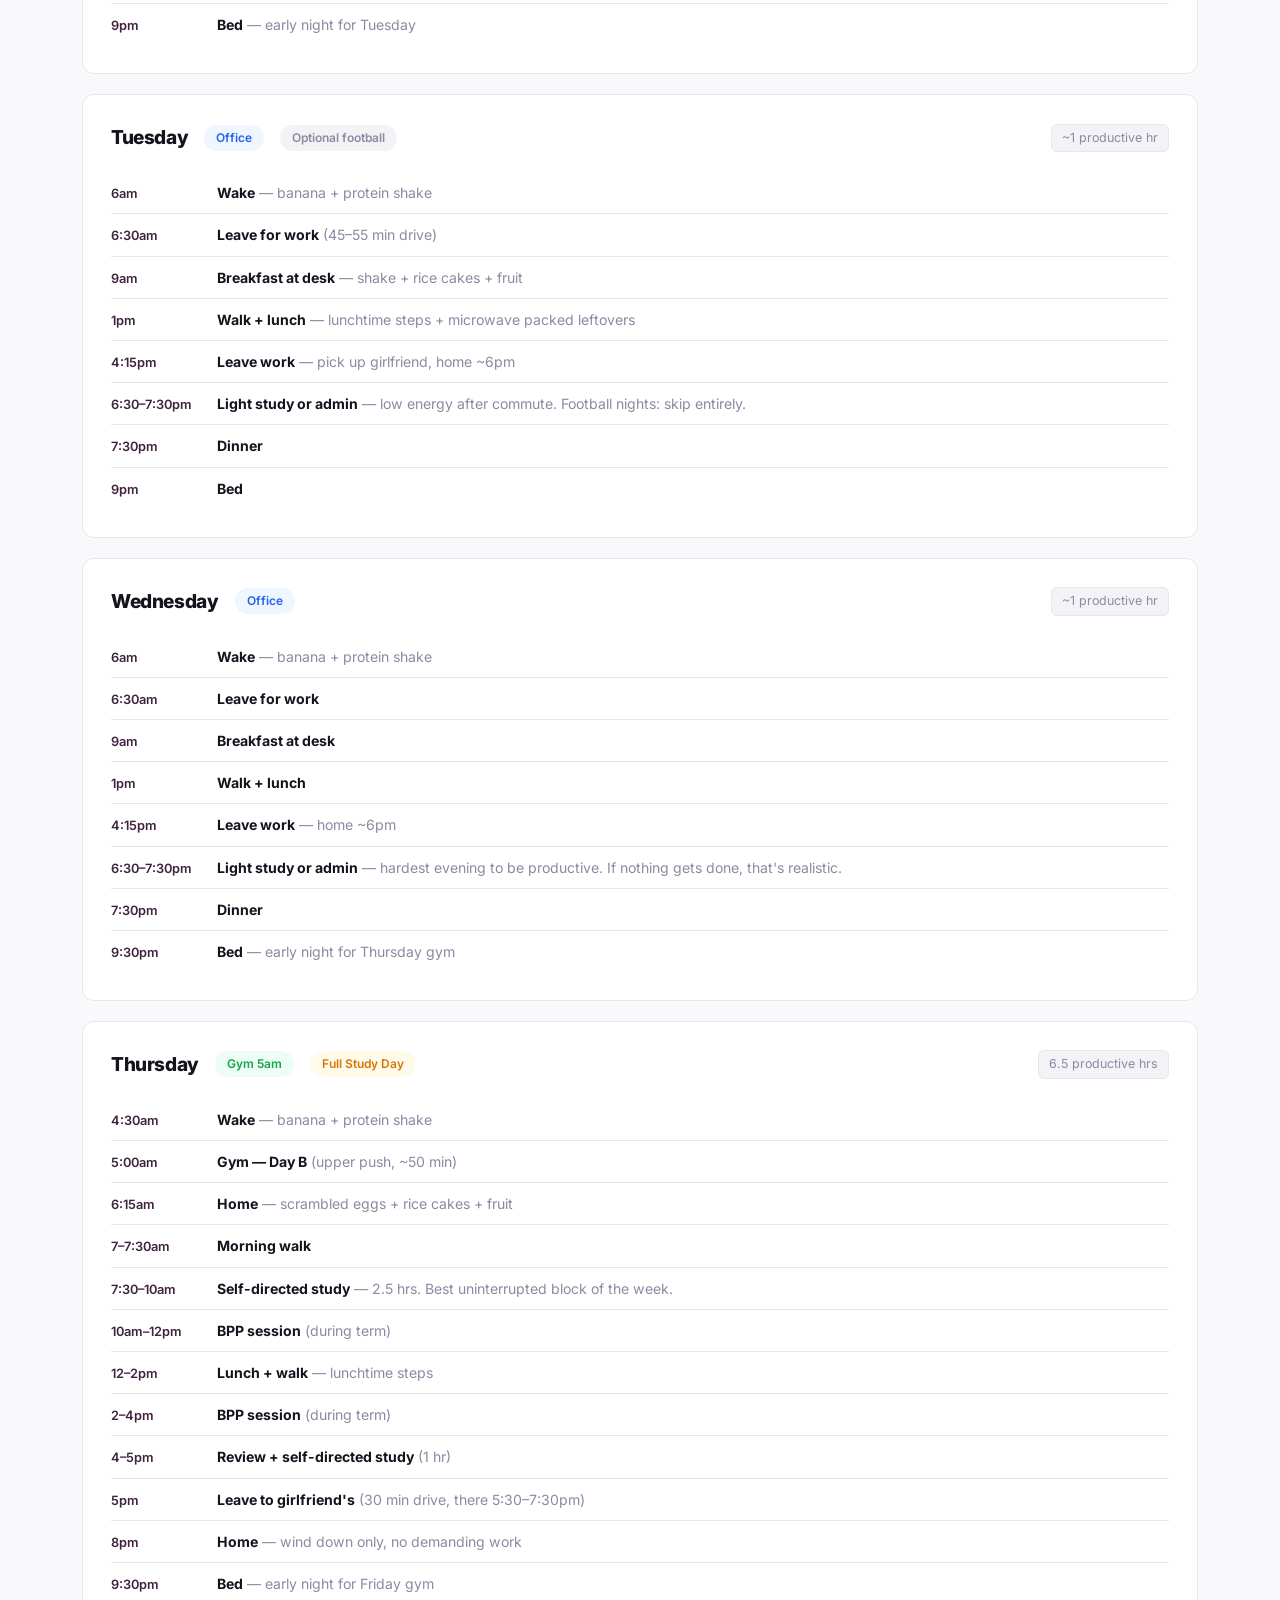
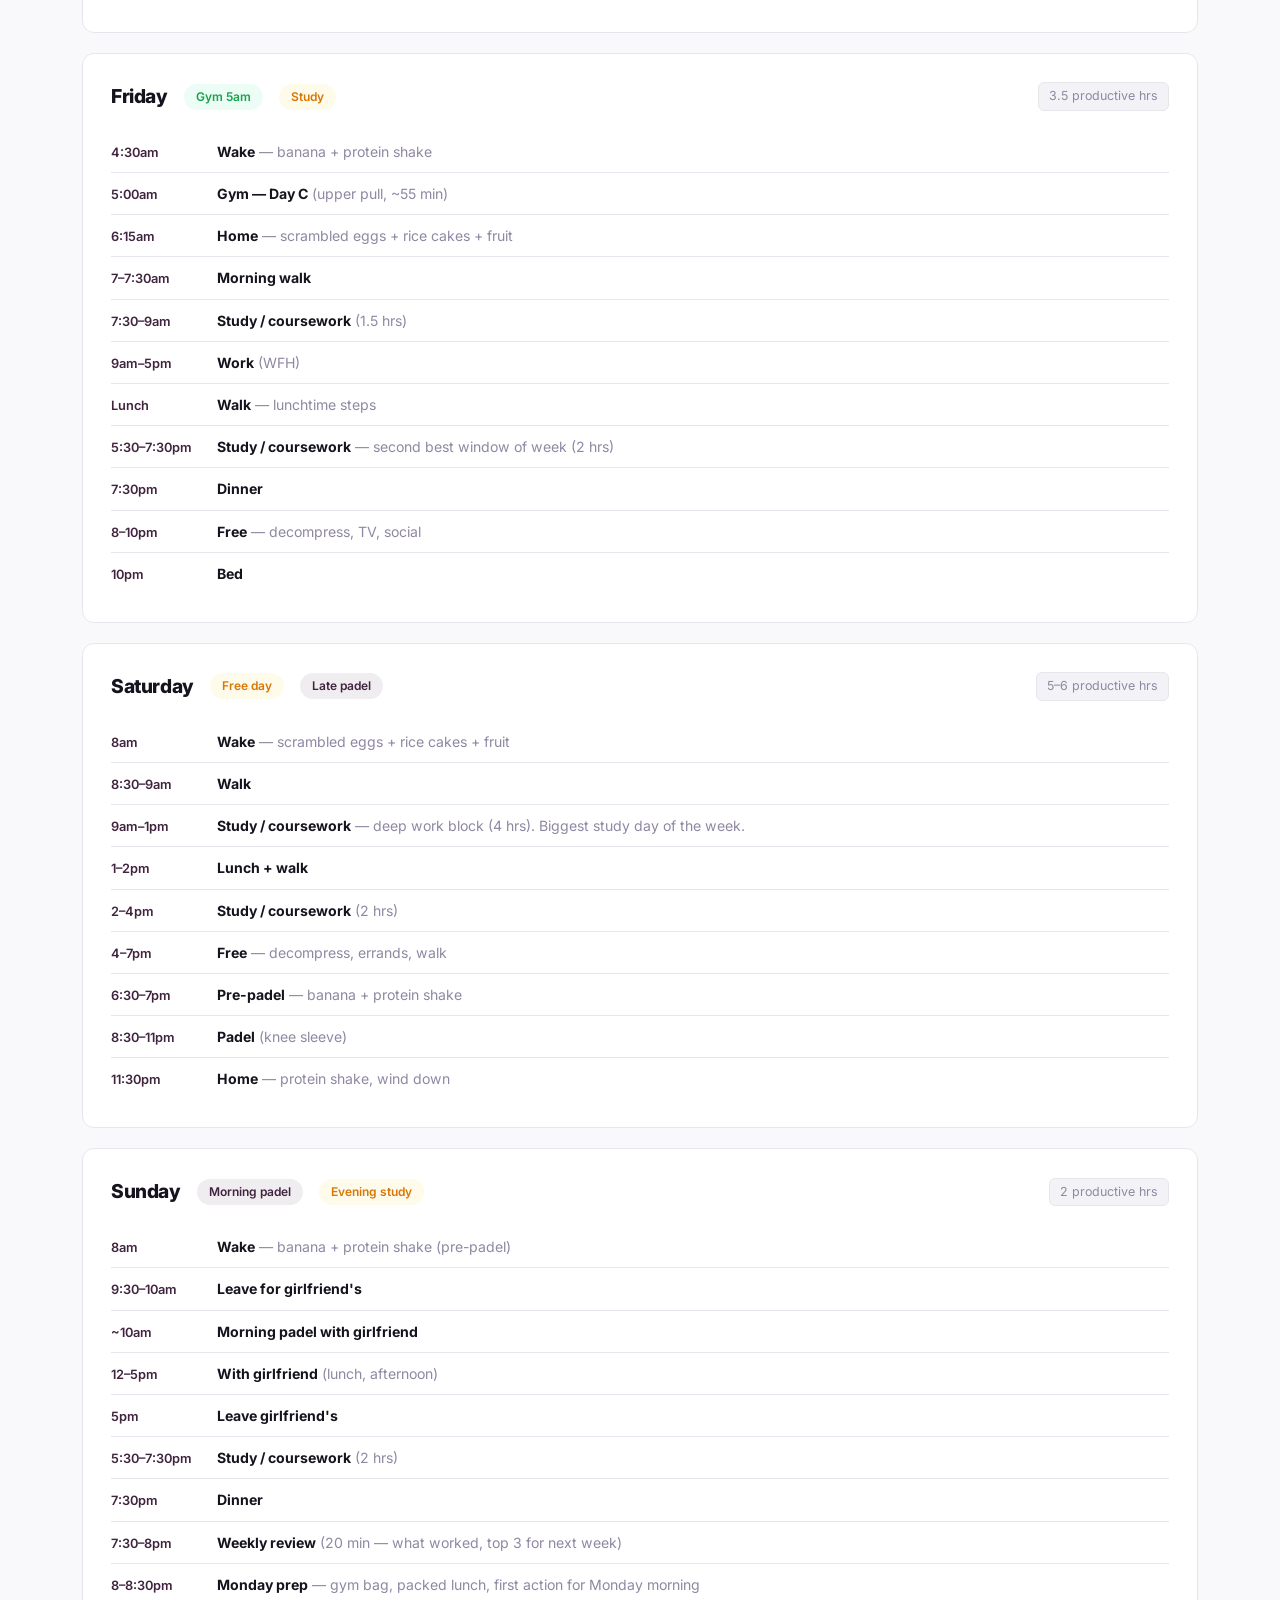
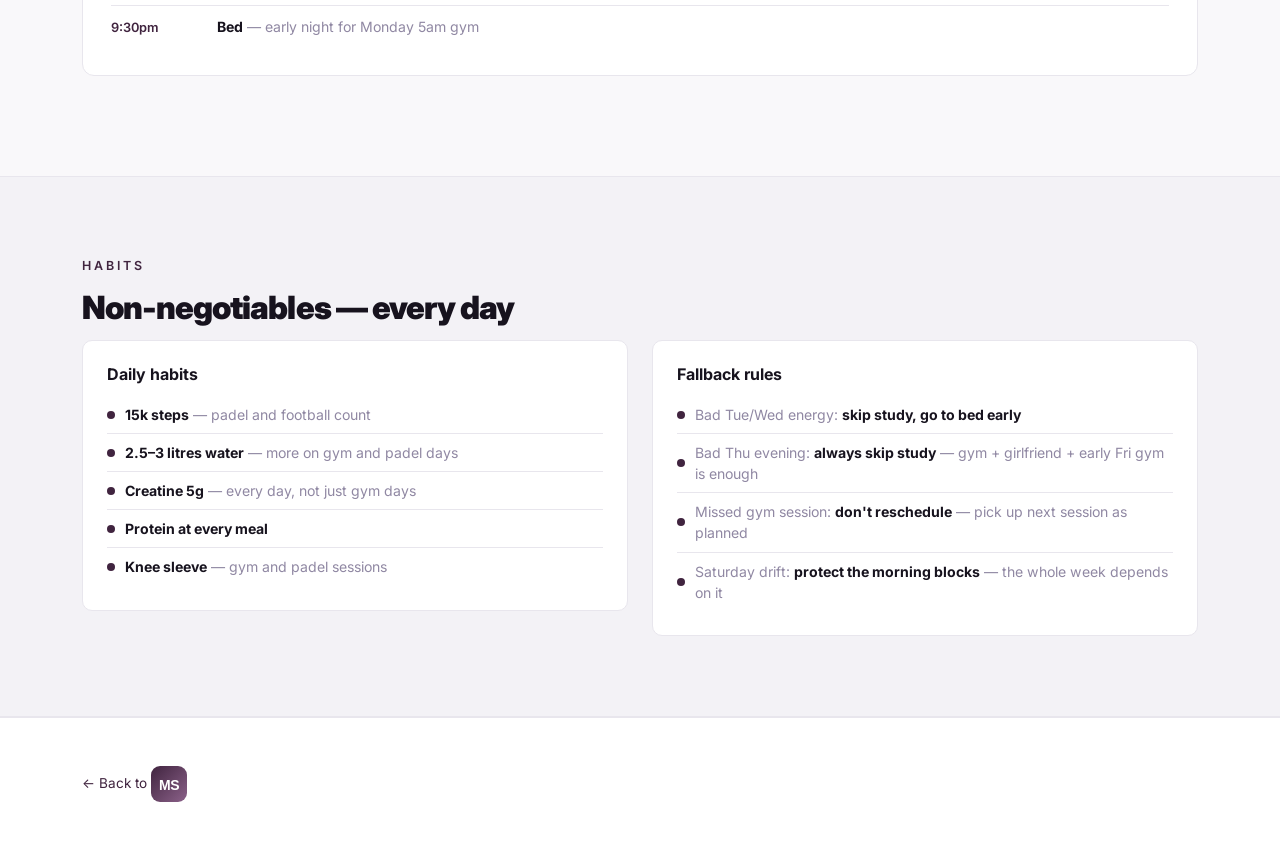
<file: schedule.html>
﻿<!DOCTYPE html>
<html lang="en">
<head>
  <meta charset="UTF-8"/>
  <meta name="viewport" content="width=device-width, initial-scale=1.0"/>
  <title>Weekly Schedule — <svg width="36" height="36" viewBox="0 0 36 36" fill="none" xmlns="http://www.w3.org/2000/svg"><defs><linearGradient id="ms-grad" x1="0" y1="0" x2="36" y2="36" gradientUnits="userSpaceOnUse"><stop offset="0%" stop-color="#40243F"/><stop offset="100%" stop-color="#8B6189"/></linearGradient></defs><rect width="36" height="36" rx="9" fill="url(#ms-grad)"/><text x="18" y="24" text-anchor="middle" fill="white" font-size="14" font-weight="700" font-family="-apple-system,sans-serif" letter-spacing="-0.5">MS</text></svg></title>
  <link rel="icon" href="data:image/svg+xml,<svg xmlns=%22http://www.w3.org/2000/svg%22 viewBox=%220 0 100 100%22><text y=%22.9em%22 font-size=%2290%22>🧠</text></svg>">
  <link href="https://cdn.jsdelivr.net/npm/bootstrap@5.3.0/dist/css/bootstrap.min.css" rel="stylesheet"/>
  <link href="https://fonts.googleapis.com/css2?family=Inter:wght@300;400;600;700;900&display=swap" rel="stylesheet"/>
  <link href="site.css" rel="stylesheet"/>
  <script>!function(){var t=localStorage.getItem("theme")||(matchMedia("(prefers-color-scheme:dark)").matches?"dark":"light");document.documentElement.setAttribute("data-theme",t)}()</script>
</head>
<body>

<nav class="navbar navbar-expand-lg sticky-top">
  <div class="container">
    <a class="navbar-brand" href="index.html"><svg width="36" height="36" viewBox="0 0 36 36" fill="none" xmlns="http://www.w3.org/2000/svg"><defs><linearGradient id="ms-grad" x1="0" y1="0" x2="36" y2="36" gradientUnits="userSpaceOnUse"><stop offset="0%" stop-color="#40243F"/><stop offset="100%" stop-color="#8B6189"/></linearGradient></defs><rect width="36" height="36" rx="9" fill="url(#ms-grad)"/><text x="18" y="24" text-anchor="middle" fill="white" font-size="14" font-weight="700" font-family="-apple-system,sans-serif" letter-spacing="-0.5">MS</text></svg></a>
    <button class="navbar-toggler" type="button" data-bs-toggle="collapse" data-bs-target="#mainNav" style="border-color:#E8E6ED; padding:6px 10px;">
      <span style="display:block;width:20px;height:2px;background:#17131E;margin:4px 0;"></span>
      <span style="display:block;width:20px;height:2px;background:#17131E;margin:4px 0;"></span>
      <span style="display:block;width:20px;height:2px;background:#17131E;margin:4px 0;"></span>
    </button>
    <div class="collapse navbar-collapse" id="mainNav">
      <ul class="navbar-nav ms-auto">
        <li class="nav-item dropdown">
          <a class="nav-link dropdown-toggle" href="#" data-bs-toggle="dropdown">Home</a>
          <ul class="dropdown-menu dropdown-menu-end">
            <li><a class="dropdown-item" href="index.html">Home</a></li>
            <li><a class="dropdown-item" href="index.html#about">About</a></li>
            <li><a class="dropdown-item" href="index.html#system">AI System</a></li>
            <li><a class="dropdown-item" href="index.html#projects">Projects</a></li>
            <li><a class="dropdown-item" href="index.html#journey">Journey</a></li>
          </ul>
        </li>
        <li class="nav-item dropdown">
          <a class="nav-link dropdown-toggle" href="#" data-bs-toggle="dropdown">Goals</a>
          <ul class="dropdown-menu dropdown-menu-end">
            <li><a class="dropdown-item" href="goals.html">Goals & Imperial Prep</a></li>
            <li><a class="dropdown-item" href="study.html">Study Plan</a></li>
            <li><a class="dropdown-item" href="amaea.html">Amaea</a></li>
          </ul>
        </li>
        <li class="nav-item">
          <a class="nav-link" href="mailto:milansajiv0@gmail.com">Contact</a>
        </li>
        <li class="nav-item ms-1 d-flex align-items-center">
          <button onclick="toggleTheme()" class="theme-btn" aria-label="Toggle dark mode">
            <svg class="theme-icon-moon" width="15" height="15" fill="none" stroke="currentColor" stroke-width="2" viewBox="0 0 24 24"><path d="M21 12.79A9 9 0 1 1 11.21 3 7 7 0 0 0 21 12.79z"/></svg>
            <svg class="theme-icon-sun" width="15" height="15" fill="none" stroke="currentColor" stroke-width="2" viewBox="0 0 24 24" style="display:none"><circle cx="12" cy="12" r="5"/><line x1="12" y1="1" x2="12" y2="3"/><line x1="12" y1="21" x2="12" y2="23"/><line x1="4.22" y1="4.22" x2="5.64" y2="5.64"/><line x1="18.36" y1="18.36" x2="19.78" y2="19.78"/><line x1="1" y1="12" x2="3" y2="12"/><line x1="21" y1="12" x2="23" y2="12"/><line x1="4.22" y1="19.78" x2="5.64" y2="18.36"/><line x1="18.36" y1="5.64" x2="19.78" y2="4.22"/></svg>
          </button>
        </li>
      </ul>
    </div>
  </div>
</nav>

<div class="hero">
  <div class="container">
    <div class="eyebrow">Life Planning</div>
    <h1>Weekly Schedule</h1>
    <p>Full-time job. Degree apprenticeship. Gym 3x/week. Padel 2x/week. ~22–23 productive study hours per week. Built around real constraints — not wishful thinking.</p>
  </div>
</div>

<section>
  <div class="container">

    <!-- Summary table -->
    <div class="section-label">Overview</div>
    <div class="section-title" style="font-size:1.4rem; margin-bottom:20px;">Weekly at a glance</div>
    <div class="summary-table mb-5">
      <table>
        <thead>
          <tr><th>Day</th><th>Type</th><th>Productive hours</th></tr>
        </thead>
        <tbody>
          <tr><td>Monday</td><td>WFH + Gym 5am + Study</td><td>3.5 hrs</td></tr>
          <tr><td>Tuesday</td><td>Office + Occasional football</td><td>~1 hr</td></tr>
          <tr><td>Wednesday</td><td>Office</td><td>~1 hr</td></tr>
          <tr><td>Thursday</td><td>Full Study Day + Gym 5am + Girlfriend</td><td>6.5 hrs</td></tr>
          <tr><td>Friday</td><td>WFH + Gym 5am + Study</td><td>3.5 hrs</td></tr>
          <tr><td>Saturday</td><td>Free day + Late padel</td><td>5–6 hrs</td></tr>
          <tr><td>Sunday</td><td>Morning padel with girlfriend + Evening study</td><td>2 hrs</td></tr>
          <tr><td><strong>Total</strong></td><td></td><td><strong>~22–23 hrs</strong></td></tr>
        </tbody>
      </table>
    </div>

    <!-- Monday -->
    <div class="day-block">
      <div class="day-header">
        <div class="day-name">Monday</div>
        <span class="day-tag tag-gym">Gym 5am</span>
        <span class="day-tag tag-study">Study</span>
        <span class="hours-badge">3.5 productive hrs</span>
      </div>
      <div class="time-block"><div class="time">4:30am</div><div class="activity"><strong>Wake</strong> <span>— banana + protein shake</span></div></div>
      <div class="time-block"><div class="time">5:00am</div><div class="activity"><strong>Gym — Day A</strong> <span>(lower body, ~55 min)</span></div></div>
      <div class="time-block"><div class="time">6:15am</div><div class="activity"><strong>Home</strong> <span>— scrambled eggs + rice cakes + fruit</span></div></div>
      <div class="time-block"><div class="time">6:30–7am</div><div class="activity"><strong>Shower</strong> <span>+ get ready</span></div></div>
      <div class="time-block"><div class="time">7–7:30am</div><div class="activity"><strong>Morning walk</strong> <span>— fresh air, builds steps, clears head</span></div></div>
      <div class="time-block"><div class="time">7:30–9am</div><div class="activity"><strong>Study / coursework</strong> <span>— post-gym morning window (1.5 hrs)</span></div></div>
      <div class="time-block"><div class="time">9am–5pm</div><div class="activity"><strong>Work</strong> <span>(WFH)</span></div></div>
      <div class="time-block"><div class="time">Lunch</div><div class="activity"><strong>Walk</strong> <span>— lunchtime steps</span></div></div>
      <div class="time-block"><div class="time">5:30–7:30pm</div><div class="activity"><strong>Study / coursework</strong> <span>— best energy window (2 hrs)</span></div></div>
      <div class="time-block"><div class="time">7:30pm</div><div class="activity"><strong>Dinner</strong></div></div>
      <div class="time-block"><div class="time">9pm</div><div class="activity"><strong>Bed</strong> <span>— early night for Tuesday</span></div></div>
    </div>

    <!-- Tuesday -->
    <div class="day-block">
      <div class="day-header">
        <div class="day-name">Tuesday</div>
        <span class="day-tag tag-office">Office</span>
        <span class="day-tag tag-free">Optional football</span>
        <span class="hours-badge">~1 productive hr</span>
      </div>
      <div class="time-block"><div class="time">6am</div><div class="activity"><strong>Wake</strong> <span>— banana + protein shake</span></div></div>
      <div class="time-block"><div class="time">6:30am</div><div class="activity"><strong>Leave for work</strong> <span>(45–55 min drive)</span></div></div>
      <div class="time-block"><div class="time">9am</div><div class="activity"><strong>Breakfast at desk</strong> <span>— shake + rice cakes + fruit</span></div></div>
      <div class="time-block"><div class="time">1pm</div><div class="activity"><strong>Walk + lunch</strong> <span>— lunchtime steps + microwave packed leftovers</span></div></div>
      <div class="time-block"><div class="time">4:15pm</div><div class="activity"><strong>Leave work</strong> <span>— pick up girlfriend, home ~6pm</span></div></div>
      <div class="time-block"><div class="time">6:30–7:30pm</div><div class="activity"><strong>Light study or admin</strong> <span>— low energy after commute. Football nights: skip entirely.</span></div></div>
      <div class="time-block"><div class="time">7:30pm</div><div class="activity"><strong>Dinner</strong></div></div>
      <div class="time-block"><div class="time">9pm</div><div class="activity"><strong>Bed</strong></div></div>
    </div>

    <!-- Wednesday -->
    <div class="day-block">
      <div class="day-header">
        <div class="day-name">Wednesday</div>
        <span class="day-tag tag-office">Office</span>
        <span class="hours-badge">~1 productive hr</span>
      </div>
      <div class="time-block"><div class="time">6am</div><div class="activity"><strong>Wake</strong> <span>— banana + protein shake</span></div></div>
      <div class="time-block"><div class="time">6:30am</div><div class="activity"><strong>Leave for work</strong></div></div>
      <div class="time-block"><div class="time">9am</div><div class="activity"><strong>Breakfast at desk</strong></div></div>
      <div class="time-block"><div class="time">1pm</div><div class="activity"><strong>Walk + lunch</strong></div></div>
      <div class="time-block"><div class="time">4:15pm</div><div class="activity"><strong>Leave work</strong> <span>— home ~6pm</span></div></div>
      <div class="time-block"><div class="time">6:30–7:30pm</div><div class="activity"><strong>Light study or admin</strong> <span>— hardest evening to be productive. If nothing gets done, that's realistic.</span></div></div>
      <div class="time-block"><div class="time">7:30pm</div><div class="activity"><strong>Dinner</strong></div></div>
      <div class="time-block"><div class="time">9:30pm</div><div class="activity"><strong>Bed</strong> <span>— early night for Thursday gym</span></div></div>
    </div>

    <!-- Thursday -->
    <div class="day-block">
      <div class="day-header">
        <div class="day-name">Thursday</div>
        <span class="day-tag tag-gym">Gym 5am</span>
        <span class="day-tag tag-study">Full Study Day</span>
        <span class="hours-badge">6.5 productive hrs</span>
      </div>
      <div class="time-block"><div class="time">4:30am</div><div class="activity"><strong>Wake</strong> <span>— banana + protein shake</span></div></div>
      <div class="time-block"><div class="time">5:00am</div><div class="activity"><strong>Gym — Day B</strong> <span>(upper push, ~50 min)</span></div></div>
      <div class="time-block"><div class="time">6:15am</div><div class="activity"><strong>Home</strong> <span>— scrambled eggs + rice cakes + fruit</span></div></div>
      <div class="time-block"><div class="time">7–7:30am</div><div class="activity"><strong>Morning walk</strong></div></div>
      <div class="time-block"><div class="time">7:30–10am</div><div class="activity"><strong>Self-directed study</strong> <span>— 2.5 hrs. Best uninterrupted block of the week.</span></div></div>
      <div class="time-block"><div class="time">10am–12pm</div><div class="activity"><strong>BPP session</strong> <span>(during term)</span></div></div>
      <div class="time-block"><div class="time">12–2pm</div><div class="activity"><strong>Lunch + walk</strong> <span>— lunchtime steps</span></div></div>
      <div class="time-block"><div class="time">2–4pm</div><div class="activity"><strong>BPP session</strong> <span>(during term)</span></div></div>
      <div class="time-block"><div class="time">4–5pm</div><div class="activity"><strong>Review + self-directed study</strong> <span>(1 hr)</span></div></div>
      <div class="time-block"><div class="time">5pm</div><div class="activity"><strong>Leave to girlfriend's</strong> <span>(30 min drive, there 5:30–7:30pm)</span></div></div>
      <div class="time-block"><div class="time">8pm</div><div class="activity"><strong>Home</strong> <span>— wind down only, no demanding work</span></div></div>
      <div class="time-block"><div class="time">9:30pm</div><div class="activity"><strong>Bed</strong> <span>— early night for Friday gym</span></div></div>
    </div>

    <!-- Friday -->
    <div class="day-block">
      <div class="day-header">
        <div class="day-name">Friday</div>
        <span class="day-tag tag-gym">Gym 5am</span>
        <span class="day-tag tag-study">Study</span>
        <span class="hours-badge">3.5 productive hrs</span>
      </div>
      <div class="time-block"><div class="time">4:30am</div><div class="activity"><strong>Wake</strong> <span>— banana + protein shake</span></div></div>
      <div class="time-block"><div class="time">5:00am</div><div class="activity"><strong>Gym — Day C</strong> <span>(upper pull, ~55 min)</span></div></div>
      <div class="time-block"><div class="time">6:15am</div><div class="activity"><strong>Home</strong> <span>— scrambled eggs + rice cakes + fruit</span></div></div>
      <div class="time-block"><div class="time">7–7:30am</div><div class="activity"><strong>Morning walk</strong></div></div>
      <div class="time-block"><div class="time">7:30–9am</div><div class="activity"><strong>Study / coursework</strong> <span>(1.5 hrs)</span></div></div>
      <div class="time-block"><div class="time">9am–5pm</div><div class="activity"><strong>Work</strong> <span>(WFH)</span></div></div>
      <div class="time-block"><div class="time">Lunch</div><div class="activity"><strong>Walk</strong> <span>— lunchtime steps</span></div></div>
      <div class="time-block"><div class="time">5:30–7:30pm</div><div class="activity"><strong>Study / coursework</strong> <span>— second best window of week (2 hrs)</span></div></div>
      <div class="time-block"><div class="time">7:30pm</div><div class="activity"><strong>Dinner</strong></div></div>
      <div class="time-block"><div class="time">8–10pm</div><div class="activity"><strong>Free</strong> <span>— decompress, TV, social</span></div></div>
      <div class="time-block"><div class="time">10pm</div><div class="activity"><strong>Bed</strong></div></div>
    </div>

    <!-- Saturday -->
    <div class="day-block">
      <div class="day-header">
        <div class="day-name">Saturday</div>
        <span class="day-tag tag-study">Free day</span>
        <span class="day-tag tag-padel">Late padel</span>
        <span class="hours-badge">5–6 productive hrs</span>
      </div>
      <div class="time-block"><div class="time">8am</div><div class="activity"><strong>Wake</strong> <span>— scrambled eggs + rice cakes + fruit</span></div></div>
      <div class="time-block"><div class="time">8:30–9am</div><div class="activity"><strong>Walk</strong></div></div>
      <div class="time-block"><div class="time">9am–1pm</div><div class="activity"><strong>Study / coursework</strong> <span>— deep work block (4 hrs). Biggest study day of the week.</span></div></div>
      <div class="time-block"><div class="time">1–2pm</div><div class="activity"><strong>Lunch + walk</strong></div></div>
      <div class="time-block"><div class="time">2–4pm</div><div class="activity"><strong>Study / coursework</strong> <span>(2 hrs)</span></div></div>
      <div class="time-block"><div class="time">4–7pm</div><div class="activity"><strong>Free</strong> <span>— decompress, errands, walk</span></div></div>
      <div class="time-block"><div class="time">6:30–7pm</div><div class="activity"><strong>Pre-padel</strong> <span>— banana + protein shake</span></div></div>
      <div class="time-block"><div class="time">8:30–11pm</div><div class="activity"><strong>Padel</strong> <span>(knee sleeve)</span></div></div>
      <div class="time-block"><div class="time">11:30pm</div><div class="activity"><strong>Home</strong> <span>— protein shake, wind down</span></div></div>
    </div>

    <!-- Sunday -->
    <div class="day-block">
      <div class="day-header">
        <div class="day-name">Sunday</div>
        <span class="day-tag tag-padel">Morning padel</span>
        <span class="day-tag tag-study">Evening study</span>
        <span class="hours-badge">2 productive hrs</span>
      </div>
      <div class="time-block"><div class="time">8am</div><div class="activity"><strong>Wake</strong> <span>— banana + protein shake (pre-padel)</span></div></div>
      <div class="time-block"><div class="time">9:30–10am</div><div class="activity"><strong>Leave for girlfriend's</strong></div></div>
      <div class="time-block"><div class="time">~10am</div><div class="activity"><strong>Morning padel with girlfriend</strong></div></div>
      <div class="time-block"><div class="time">12–5pm</div><div class="activity"><strong>With girlfriend</strong> <span>(lunch, afternoon)</span></div></div>
      <div class="time-block"><div class="time">5pm</div><div class="activity"><strong>Leave girlfriend's</strong></div></div>
      <div class="time-block"><div class="time">5:30–7:30pm</div><div class="activity"><strong>Study / coursework</strong> <span>(2 hrs)</span></div></div>
      <div class="time-block"><div class="time">7:30pm</div><div class="activity"><strong>Dinner</strong></div></div>
      <div class="time-block"><div class="time">7:30–8pm</div><div class="activity"><strong>Weekly review</strong> <span>(20 min — what worked, top 3 for next week)</span></div></div>
      <div class="time-block"><div class="time">8–8:30pm</div><div class="activity"><strong>Monday prep</strong> <span>— gym bag, packed lunch, first action for Monday morning</span></div></div>
      <div class="time-block"><div class="time">9:30pm</div><div class="activity"><strong>Bed</strong> <span>— early night for Monday 5am gym</span></div></div>
    </div>

  </div>
</section>

<!-- Non-negotiables -->
<section class="alt-bg">
  <div class="container">
    <div class="section-label">Habits</div>
    <div class="section-title">Non-negotiables — every day</div>
    <div class="row g-4">
      <div class="col-lg-6">
        <div class="non-neg">
          <h4>Daily habits</h4>
          <div class="non-neg-item"><div class="dot"></div><span><strong>15k steps</strong> — padel and football count</span></div>
          <div class="non-neg-item"><div class="dot"></div><span><strong>2.5–3 litres water</strong> — more on gym and padel days</span></div>
          <div class="non-neg-item"><div class="dot"></div><span><strong>Creatine 5g</strong> — every day, not just gym days</span></div>
          <div class="non-neg-item"><div class="dot"></div><span><strong>Protein at every meal</strong></span></div>
          <div class="non-neg-item"><div class="dot"></div><span><strong>Knee sleeve</strong> — gym and padel sessions</span></div>
        </div>
      </div>
      <div class="col-lg-6">
        <div class="non-neg">
          <h4>Fallback rules</h4>
          <div class="non-neg-item"><div class="dot"></div><span>Bad Tue/Wed energy: <strong>skip study, go to bed early</strong></span></div>
          <div class="non-neg-item"><div class="dot"></div><span>Bad Thu evening: <strong>always skip study</strong> — gym + girlfriend + early Fri gym is enough</span></div>
          <div class="non-neg-item"><div class="dot"></div><span>Missed gym session: <strong>don't reschedule</strong> — pick up next session as planned</span></div>
          <div class="non-neg-item"><div class="dot"></div><span>Saturday drift: <strong>protect the morning blocks</strong> — the whole week depends on it</span></div>
        </div>
      </div>
    </div>
  </div>
</section>

<footer>
  <div class="container">
    <p><a href="index.html">← Back to <svg width="36" height="36" viewBox="0 0 36 36" fill="none" xmlns="http://www.w3.org/2000/svg"><defs><linearGradient id="ms-grad" x1="0" y1="0" x2="36" y2="36" gradientUnits="userSpaceOnUse"><stop offset="0%" stop-color="#40243F"/><stop offset="100%" stop-color="#8B6189"/></linearGradient></defs><rect width="36" height="36" rx="9" fill="url(#ms-grad)"/><text x="18" y="24" text-anchor="middle" fill="white" font-size="14" font-weight="700" font-family="-apple-system,sans-serif" letter-spacing="-0.5">MS</text></svg></a></p>
  </div>
</footer>

<script src="https://cdn.jsdelivr.net/npm/bootstrap@5.3.0/dist/js/bootstrap.bundle.min.js"></script>
<script src="animations.js"></script>
</body>
</html>
</file>
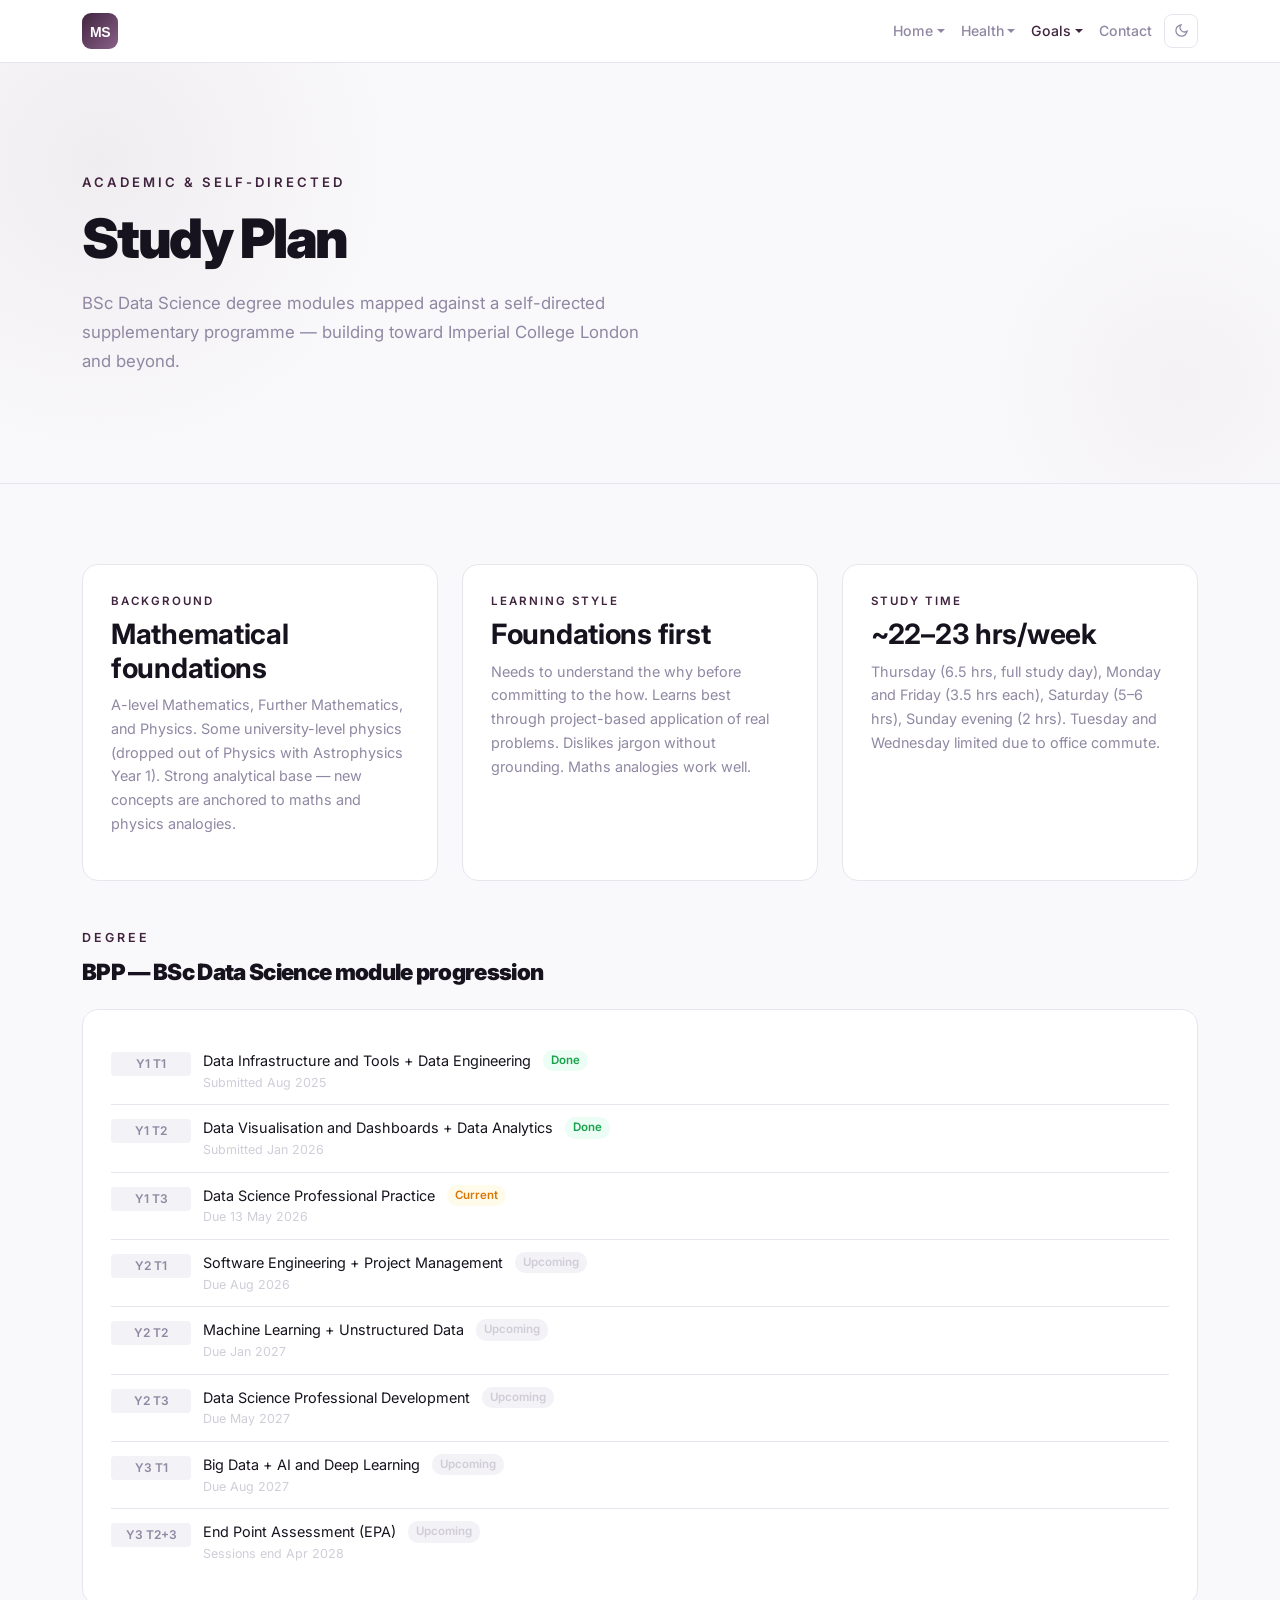
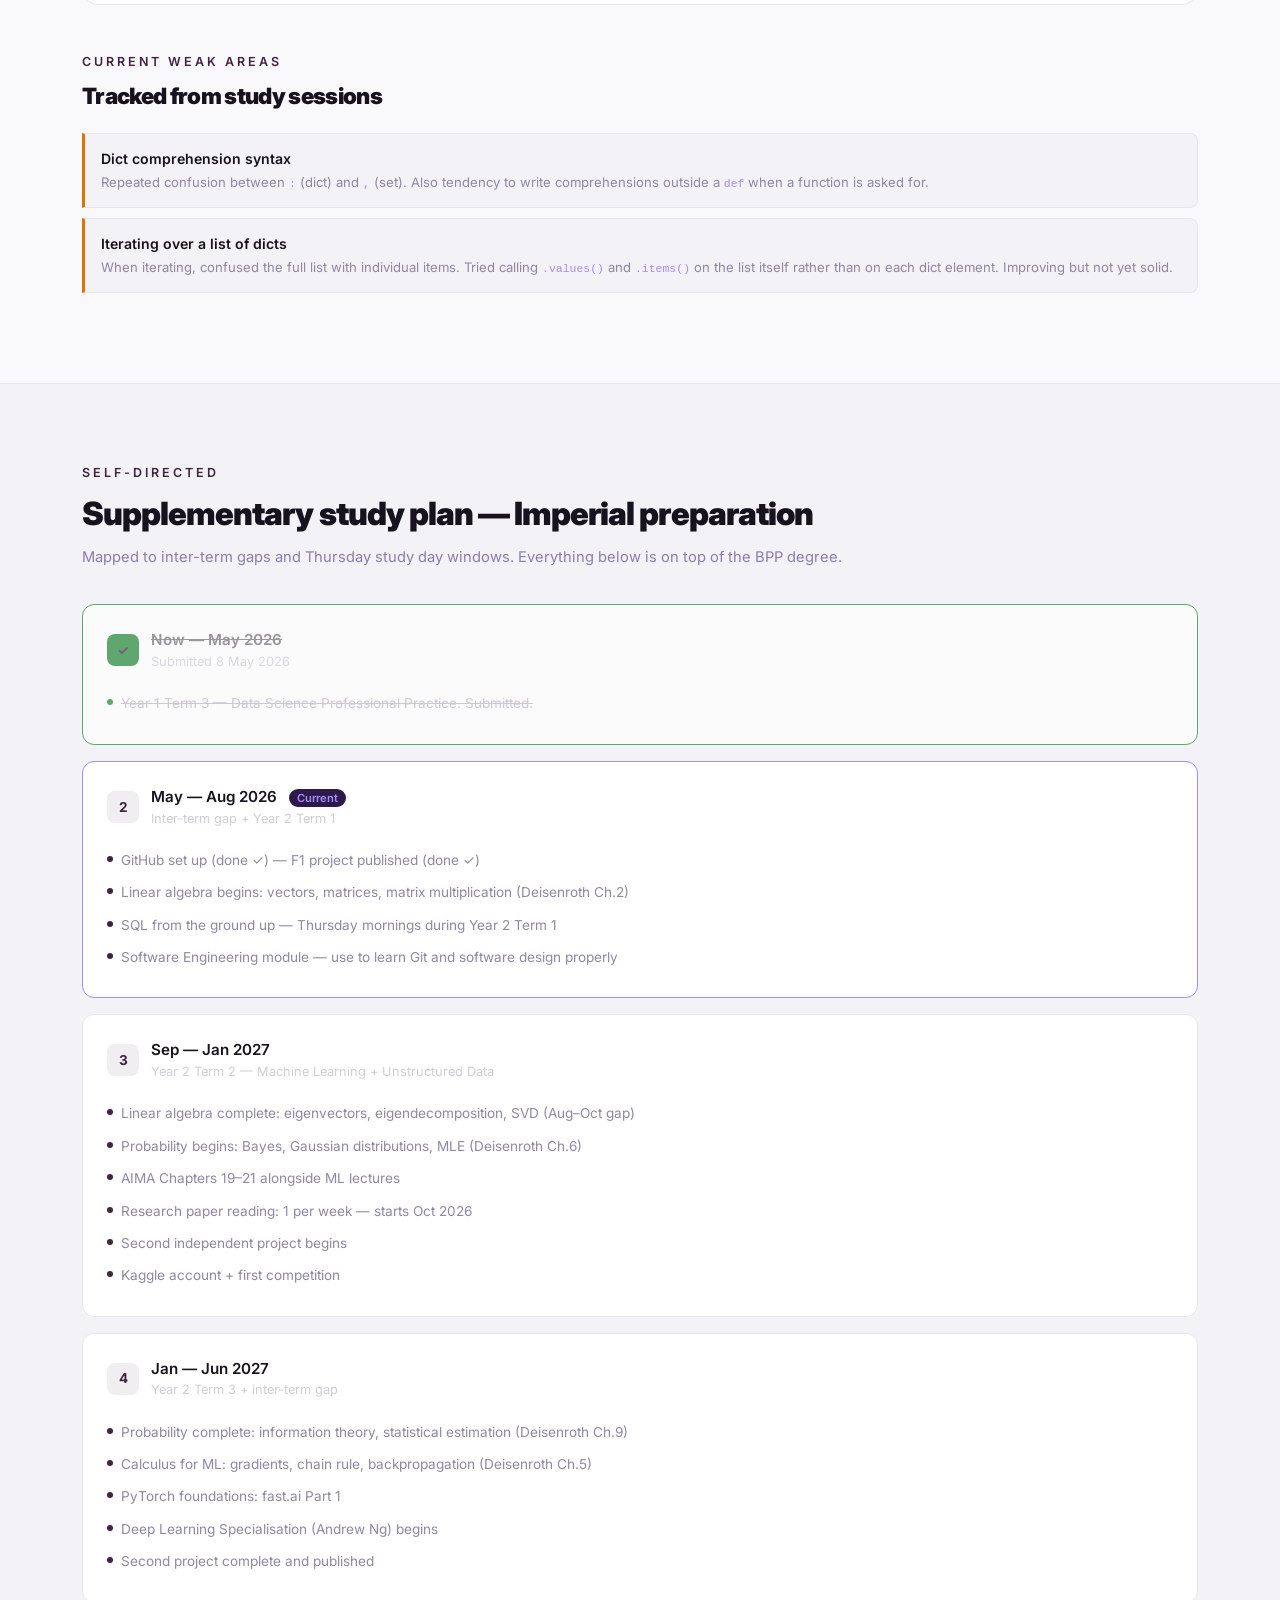
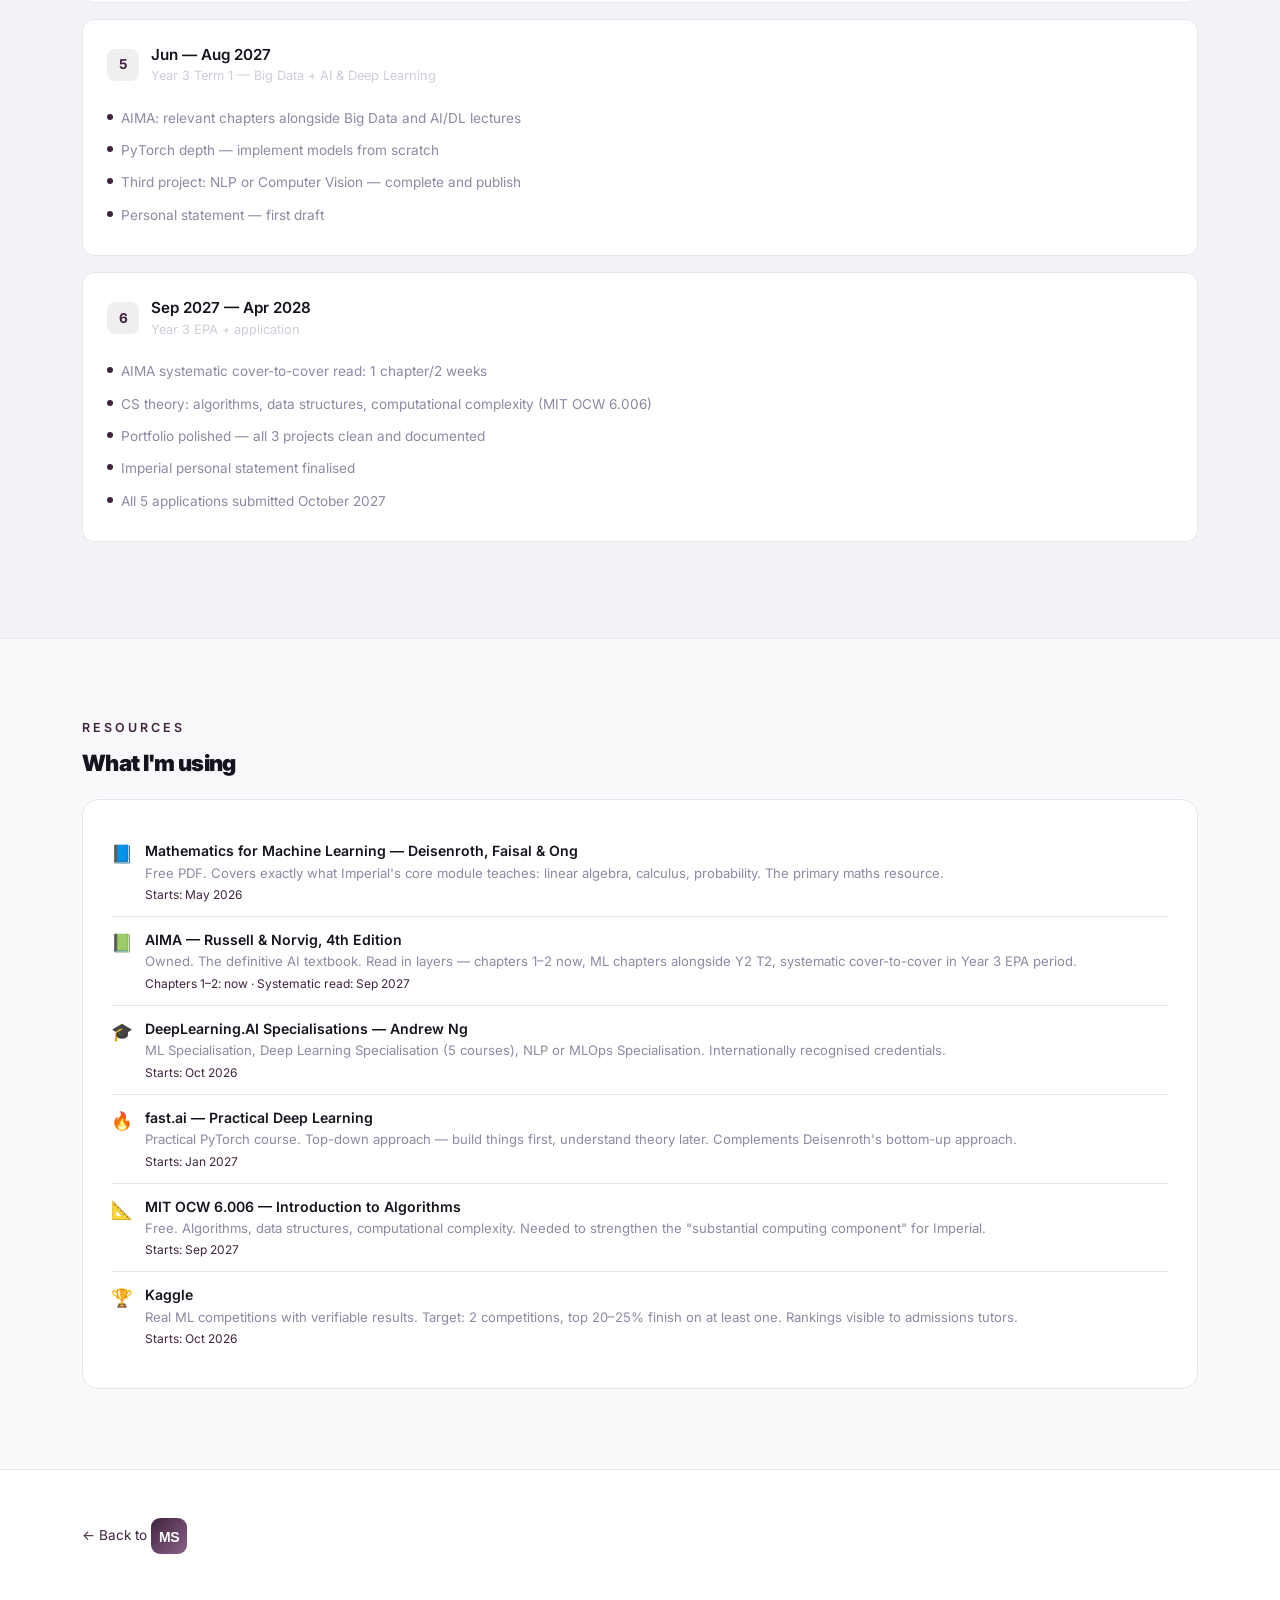
<file: study.html>
﻿<!DOCTYPE html>
<html lang="en">
<head>
  <meta charset="UTF-8"/>
  <meta name="viewport" content="width=device-width, initial-scale=1.0"/>
  <title>Study Plan — <svg width="36" height="36" viewBox="0 0 36 36" fill="none" xmlns="http://www.w3.org/2000/svg"><defs><linearGradient id="ms-grad" x1="0" y1="0" x2="36" y2="36" gradientUnits="userSpaceOnUse"><stop offset="0%" stop-color="#40243F"/><stop offset="100%" stop-color="#8B6189"/></linearGradient></defs><rect width="36" height="36" rx="9" fill="url(#ms-grad)"/><text x="18" y="24" text-anchor="middle" fill="white" font-size="14" font-weight="700" font-family="-apple-system,sans-serif" letter-spacing="-0.5">MS</text></svg></title>
  <link rel="icon" href="data:image/svg+xml,<svg xmlns=%22http://www.w3.org/2000/svg%22 viewBox=%220 0 100 100%22><text y=%22.9em%22 font-size=%2290%22>🧠</text></svg>">
  <link href="https://cdn.jsdelivr.net/npm/bootstrap@5.3.0/dist/css/bootstrap.min.css" rel="stylesheet"/>
  <link href="https://fonts.googleapis.com/css2?family=Inter:wght@300;400;600;700;900&display=swap" rel="stylesheet"/>
  <link href="site.css" rel="stylesheet"/>
  <script>!function(){var t=localStorage.getItem("theme")||(matchMedia("(prefers-color-scheme:dark)").matches?"dark":"light");document.documentElement.setAttribute("data-theme",t)}()</script>
</head>
<body>

<nav class="navbar navbar-expand-lg sticky-top">
  <div class="container">
    <a class="navbar-brand" href="index.html"><svg width="36" height="36" viewBox="0 0 36 36" fill="none" xmlns="http://www.w3.org/2000/svg"><defs><linearGradient id="ms-grad" x1="0" y1="0" x2="36" y2="36" gradientUnits="userSpaceOnUse"><stop offset="0%" stop-color="#40243F"/><stop offset="100%" stop-color="#8B6189"/></linearGradient></defs><rect width="36" height="36" rx="9" fill="url(#ms-grad)"/><text x="18" y="24" text-anchor="middle" fill="white" font-size="14" font-weight="700" font-family="-apple-system,sans-serif" letter-spacing="-0.5">MS</text></svg></a>
    <button class="navbar-toggler" type="button" data-bs-toggle="collapse" data-bs-target="#mainNav">
      <span style="display:block;width:20px;height:2px;background:#17131E;margin:4px 0;"></span>
      <span style="display:block;width:20px;height:2px;background:#17131E;margin:4px 0;"></span>
      <span style="display:block;width:20px;height:2px;background:#17131E;margin:4px 0;"></span>
    </button>
    <div class="collapse navbar-collapse" id="mainNav">
      <ul class="navbar-nav ms-auto">
        <li class="nav-item dropdown">
          <a class="nav-link dropdown-toggle" href="#" data-bs-toggle="dropdown">Home</a>
          <ul class="dropdown-menu dropdown-menu-end">
            <li><a class="dropdown-item" href="index.html">Home</a></li>
            <li><a class="dropdown-item" href="index.html#about">About</a></li>
            <li><a class="dropdown-item" href="index.html#system">AI System</a></li>
            <li><a class="dropdown-item" href="index.html#projects">Projects</a></li>
            <li><a class="dropdown-item" href="index.html#journey">Journey</a></li>
          </ul>
        </li>
        <li class="nav-item dropdown">
          <a class="nav-link dropdown-toggle" href="#" data-bs-toggle="dropdown">Health</a>
          <ul class="dropdown-menu dropdown-menu-end">
            <li><a class="dropdown-item" href="workout.html">Workout</a></li>
            <li><a class="dropdown-item" href="nutrition.html">Nutrition</a></li>
          </ul>
        </li>
        <li class="nav-item dropdown">
          <a class="nav-link dropdown-toggle active" href="#" data-bs-toggle="dropdown">Goals</a>
          <ul class="dropdown-menu dropdown-menu-end">
            <li><a class="dropdown-item" href="goals.html">Goals & Imperial Prep</a></li>
            <li><a class="dropdown-item" href="study.html">Study Plan</a></li>
            <li><a class="dropdown-item" href="amaea.html">Amaea</a></li>
          </ul>
        </li>
        <li class="nav-item">
          <a class="nav-link" href="mailto:milansajiv0@gmail.com">Contact</a>
        </li>
        <li class="nav-item ms-1 d-flex align-items-center">
          <button onclick="toggleTheme()" class="theme-btn" aria-label="Toggle dark mode">
            <svg class="theme-icon-moon" width="15" height="15" fill="none" stroke="currentColor" stroke-width="2" viewBox="0 0 24 24"><path d="M21 12.79A9 9 0 1 1 11.21 3 7 7 0 0 0 21 12.79z"/></svg>
            <svg class="theme-icon-sun" width="15" height="15" fill="none" stroke="currentColor" stroke-width="2" viewBox="0 0 24 24" style="display:none"><circle cx="12" cy="12" r="5"/><line x1="12" y1="1" x2="12" y2="3"/><line x1="12" y1="21" x2="12" y2="23"/><line x1="4.22" y1="4.22" x2="5.64" y2="5.64"/><line x1="18.36" y1="18.36" x2="19.78" y2="19.78"/><line x1="1" y1="12" x2="3" y2="12"/><line x1="21" y1="12" x2="23" y2="12"/><line x1="4.22" y1="19.78" x2="5.64" y2="18.36"/><line x1="18.36" y1="5.64" x2="19.78" y2="4.22"/></svg>
          </button>
        </li>
      </ul>
    </div>
  </div>
</nav>

<div class="hero">
  <div class="container">
    <div class="eyebrow">Academic & Self-Directed</div>
    <h1>Study Plan</h1>
    <p>BSc Data Science degree modules mapped against a self-directed supplementary programme — building toward Imperial College London and beyond.</p>
  </div>
</div>

<section>
  <div class="container">
    <div class="row g-4 mb-5">
      <div class="col-lg-4">
        <div class="card-dark">
          <div class="card-label">Background</div>
          <h3>Mathematical foundations</h3>
          <p>A-level Mathematics, Further Mathematics, and Physics. Some university-level physics (dropped out of Physics with Astrophysics Year 1). Strong analytical base — new concepts are anchored to maths and physics analogies.</p>
        </div>
      </div>
      <div class="col-lg-4">
        <div class="card-dark">
          <div class="card-label">Learning style</div>
          <h3>Foundations first</h3>
          <p>Needs to understand the why before committing to the how. Learns best through project-based application of real problems. Dislikes jargon without grounding. Maths analogies work well.</p>
        </div>
      </div>
      <div class="col-lg-4">
        <div class="card-dark">
          <div class="card-label">Study time</div>
          <h3>~22–23 hrs/week</h3>
          <p>Thursday (6.5 hrs, full study day), Monday and Friday (3.5 hrs each), Saturday (5–6 hrs), Sunday evening (2 hrs). Tuesday and Wednesday limited due to office commute.</p>
        </div>
      </div>
    </div>

    <!-- Degree modules -->
    <div class="section-label">Degree</div>
    <div class="section-title" style="font-size:1.4rem; margin-bottom:20px;">BPP — BSc Data Science module progression</div>

    <div class="card-dark mb-5">
      <div class="module-row">
        <span class="module-term">Y1 T1</span>
        <div>
          <div class="module-name">Data Infrastructure and Tools + Data Engineering</div>
          <div class="module-deadline">Submitted Aug 2025</div>
        </div>
        <span class="module-status status-done">Done</span>
      </div>
      <div class="module-row">
        <span class="module-term">Y1 T2</span>
        <div>
          <div class="module-name">Data Visualisation and Dashboards + Data Analytics</div>
          <div class="module-deadline">Submitted Jan 2026</div>
        </div>
        <span class="module-status status-done">Done</span>
      </div>
      <div class="module-row">
        <span class="module-term">Y1 T3</span>
        <div>
          <div class="module-name">Data Science Professional Practice</div>
          <div class="module-deadline">Due 13 May 2026</div>
        </div>
        <span class="module-status status-current">Current</span>
      </div>
      <div class="module-row">
        <span class="module-term">Y2 T1</span>
        <div>
          <div class="module-name">Software Engineering + Project Management</div>
          <div class="module-deadline">Due Aug 2026</div>
        </div>
        <span class="module-status status-future">Upcoming</span>
      </div>
      <div class="module-row">
        <span class="module-term">Y2 T2</span>
        <div>
          <div class="module-name">Machine Learning + Unstructured Data</div>
          <div class="module-deadline">Due Jan 2027</div>
        </div>
        <span class="module-status status-future">Upcoming</span>
      </div>
      <div class="module-row">
        <span class="module-term">Y2 T3</span>
        <div>
          <div class="module-name">Data Science Professional Development</div>
          <div class="module-deadline">Due May 2027</div>
        </div>
        <span class="module-status status-future">Upcoming</span>
      </div>
      <div class="module-row">
        <span class="module-term">Y3 T1</span>
        <div>
          <div class="module-name">Big Data + AI and Deep Learning</div>
          <div class="module-deadline">Due Aug 2027</div>
        </div>
        <span class="module-status status-future">Upcoming</span>
      </div>
      <div class="module-row">
        <span class="module-term">Y3 T2+3</span>
        <div>
          <div class="module-name">End Point Assessment (EPA)</div>
          <div class="module-deadline">Sessions end Apr 2028</div>
        </div>
        <span class="module-status status-future">Upcoming</span>
      </div>
    </div>

    <!-- Weak areas -->
    <div class="section-label">Current weak areas</div>
    <div class="section-title" style="font-size:1.4rem; margin-bottom:20px;">Tracked from study sessions</div>
    <div class="weak-area">
      <div class="wa-title">Dict comprehension syntax</div>
      <div class="wa-desc">Repeated confusion between <code style="color:#a78bfa;">:</code> (dict) and <code style="color:#a78bfa;">,</code> (set). Also tendency to write comprehensions outside a <code style="color:#a78bfa;">def</code> when a function is asked for.</div>
    </div>
    <div class="weak-area">
      <div class="wa-title">Iterating over a list of dicts</div>
      <div class="wa-desc">When iterating, confused the full list with individual items. Tried calling <code style="color:#a78bfa;">.values()</code> and <code style="color:#a78bfa;">.items()</code> on the list itself rather than on each dict element. Improving but not yet solid.</div>
    </div>

  </div>
</section>

<!-- Self-directed plan -->
<section class="alt-bg">
  <div class="container">
    <div class="section-label">Self-directed</div>
    <div class="section-title">Supplementary study plan — Imperial preparation</div>
    <p style="color:#8b7eaa; margin-bottom:36px; font-size:0.92rem;">Mapped to inter-term gaps and Thursday study day windows. Everything below is on top of the BPP degree.</p>

    <div class="phase-card" style="border-color:#238636;opacity:0.7;">
      <div class="phase-header"><div class="phase-num" style="background:#238636;">✓</div><div><div class="phase-title" style="text-decoration:line-through;opacity:0.6;">Now — May 2026</div><div class="phase-date">Submitted 8 May 2026</div></div></div>
      <div class="phase-item"><div class="phase-dot" style="background:#238636;"></div><span style="text-decoration:line-through;opacity:0.6;">Year 1 Term 3 — Data Science Professional Practice. Submitted.</span></div>
    </div>

    <div class="phase-card" style="border-color:#a78bfa;">
      <div class="phase-header"><div class="phase-num">2</div><div><div class="phase-title">May — Aug 2026 <span style="background:#2d1a4a;color:#a78bfa;font-size:0.7rem;padding:2px 8px;border-radius:10px;font-weight:600;margin-left:8px;">Current</span></div><div class="phase-date">Inter-term gap + Year 2 Term 1</div></div></div>
      <div class="phase-item"><div class="phase-dot"></div><span>GitHub set up (done ✓) — F1 project published (done ✓)</span></div>
      <div class="phase-item"><div class="phase-dot"></div><span>Linear algebra begins: vectors, matrices, matrix multiplication (Deisenroth Ch.2)</span></div>
      <div class="phase-item"><div class="phase-dot"></div><span>SQL from the ground up — Thursday mornings during Year 2 Term 1</span></div>
      <div class="phase-item"><div class="phase-dot"></div><span>Software Engineering module — use to learn Git and software design properly</span></div>
    </div>

    <div class="phase-card">
      <div class="phase-header"><div class="phase-num">3</div><div><div class="phase-title">Sep — Jan 2027</div><div class="phase-date">Year 2 Term 2 — Machine Learning + Unstructured Data</div></div></div>
      <div class="phase-item"><div class="phase-dot"></div><span>Linear algebra complete: eigenvectors, eigendecomposition, SVD (Aug–Oct gap)</span></div>
      <div class="phase-item"><div class="phase-dot"></div><span>Probability begins: Bayes, Gaussian distributions, MLE (Deisenroth Ch.6)</span></div>
      <div class="phase-item"><div class="phase-dot"></div><span>AIMA Chapters 19–21 alongside ML lectures</span></div>
      <div class="phase-item"><div class="phase-dot"></div><span>Research paper reading: 1 per week — starts Oct 2026</span></div>
      <div class="phase-item"><div class="phase-dot"></div><span>Second independent project begins</span></div>
      <div class="phase-item"><div class="phase-dot"></div><span>Kaggle account + first competition</span></div>
    </div>

    <div class="phase-card">
      <div class="phase-header"><div class="phase-num">4</div><div><div class="phase-title">Jan — Jun 2027</div><div class="phase-date">Year 2 Term 3 + inter-term gap</div></div></div>
      <div class="phase-item"><div class="phase-dot"></div><span>Probability complete: information theory, statistical estimation (Deisenroth Ch.9)</span></div>
      <div class="phase-item"><div class="phase-dot"></div><span>Calculus for ML: gradients, chain rule, backpropagation (Deisenroth Ch.5)</span></div>
      <div class="phase-item"><div class="phase-dot"></div><span>PyTorch foundations: fast.ai Part 1</span></div>
      <div class="phase-item"><div class="phase-dot"></div><span>Deep Learning Specialisation (Andrew Ng) begins</span></div>
      <div class="phase-item"><div class="phase-dot"></div><span>Second project complete and published</span></div>
    </div>

    <div class="phase-card">
      <div class="phase-header"><div class="phase-num">5</div><div><div class="phase-title">Jun — Aug 2027</div><div class="phase-date">Year 3 Term 1 — Big Data + AI & Deep Learning</div></div></div>
      <div class="phase-item"><div class="phase-dot"></div><span>AIMA: relevant chapters alongside Big Data and AI/DL lectures</span></div>
      <div class="phase-item"><div class="phase-dot"></div><span>PyTorch depth — implement models from scratch</span></div>
      <div class="phase-item"><div class="phase-dot"></div><span>Third project: NLP or Computer Vision — complete and publish</span></div>
      <div class="phase-item"><div class="phase-dot"></div><span>Personal statement — first draft</span></div>
    </div>

    <div class="phase-card">
      <div class="phase-header"><div class="phase-num">6</div><div><div class="phase-title">Sep 2027 — Apr 2028</div><div class="phase-date">Year 3 EPA + application</div></div></div>
      <div class="phase-item"><div class="phase-dot"></div><span>AIMA systematic cover-to-cover read: 1 chapter/2 weeks</span></div>
      <div class="phase-item"><div class="phase-dot"></div><span>CS theory: algorithms, data structures, computational complexity (MIT OCW 6.006)</span></div>
      <div class="phase-item"><div class="phase-dot"></div><span>Portfolio polished — all 3 projects clean and documented</span></div>
      <div class="phase-item"><div class="phase-dot"></div><span>Imperial personal statement finalised</span></div>
      <div class="phase-item"><div class="phase-dot"></div><span>All 5 applications submitted October 2027</span></div>
    </div>

  </div>
</section>

<!-- Resources -->
<section>
  <div class="container">
    <div class="section-label">Resources</div>
    <div class="section-title" style="font-size:1.4rem; margin-bottom:20px;">What I'm using</div>
    <div class="card-dark">
      <div class="resource-item">
        <div class="resource-icon">📘</div>
        <div>
          <div class="resource-name">Mathematics for Machine Learning — Deisenroth, Faisal & Ong</div>
          <div class="resource-desc">Free PDF. Covers exactly what Imperial's core module teaches: linear algebra, calculus, probability. The primary maths resource.</div>
          <div class="resource-when">Starts: May 2026</div>
        </div>
      </div>
      <div class="resource-item">
        <div class="resource-icon">📗</div>
        <div>
          <div class="resource-name">AIMA — Russell & Norvig, 4th Edition</div>
          <div class="resource-desc">Owned. The definitive AI textbook. Read in layers — chapters 1–2 now, ML chapters alongside Y2 T2, systematic cover-to-cover in Year 3 EPA period.</div>
          <div class="resource-when">Chapters 1–2: now · Systematic read: Sep 2027</div>
        </div>
      </div>
      <div class="resource-item">
        <div class="resource-icon">🎓</div>
        <div>
          <div class="resource-name">DeepLearning.AI Specialisations — Andrew Ng</div>
          <div class="resource-desc">ML Specialisation, Deep Learning Specialisation (5 courses), NLP or MLOps Specialisation. Internationally recognised credentials.</div>
          <div class="resource-when">Starts: Oct 2026</div>
        </div>
      </div>
      <div class="resource-item">
        <div class="resource-icon">🔥</div>
        <div>
          <div class="resource-name">fast.ai — Practical Deep Learning</div>
          <div class="resource-desc">Practical PyTorch course. Top-down approach — build things first, understand theory later. Complements Deisenroth's bottom-up approach.</div>
          <div class="resource-when">Starts: Jan 2027</div>
        </div>
      </div>
      <div class="resource-item">
        <div class="resource-icon">📐</div>
        <div>
          <div class="resource-name">MIT OCW 6.006 — Introduction to Algorithms</div>
          <div class="resource-desc">Free. Algorithms, data structures, computational complexity. Needed to strengthen the "substantial computing component" for Imperial.</div>
          <div class="resource-when">Starts: Sep 2027</div>
        </div>
      </div>
      <div class="resource-item">
        <div class="resource-icon">🏆</div>
        <div>
          <div class="resource-name">Kaggle</div>
          <div class="resource-desc">Real ML competitions with verifiable results. Target: 2 competitions, top 20–25% finish on at least one. Rankings visible to admissions tutors.</div>
          <div class="resource-when">Starts: Oct 2026</div>
        </div>
      </div>
    </div>
  </div>
</section>

<footer>
  <div class="container">
    <p><a href="index.html">← Back to <svg width="36" height="36" viewBox="0 0 36 36" fill="none" xmlns="http://www.w3.org/2000/svg"><defs><linearGradient id="ms-grad" x1="0" y1="0" x2="36" y2="36" gradientUnits="userSpaceOnUse"><stop offset="0%" stop-color="#40243F"/><stop offset="100%" stop-color="#8B6189"/></linearGradient></defs><rect width="36" height="36" rx="9" fill="url(#ms-grad)"/><text x="18" y="24" text-anchor="middle" fill="white" font-size="14" font-weight="700" font-family="-apple-system,sans-serif" letter-spacing="-0.5">MS</text></svg></a></p>
  </div>
</footer>

<script src="https://cdn.jsdelivr.net/npm/bootstrap@5.3.0/dist/js/bootstrap.bundle.min.js"></script>
<script src="animations.js"></script>
</body>
</html>
</file>
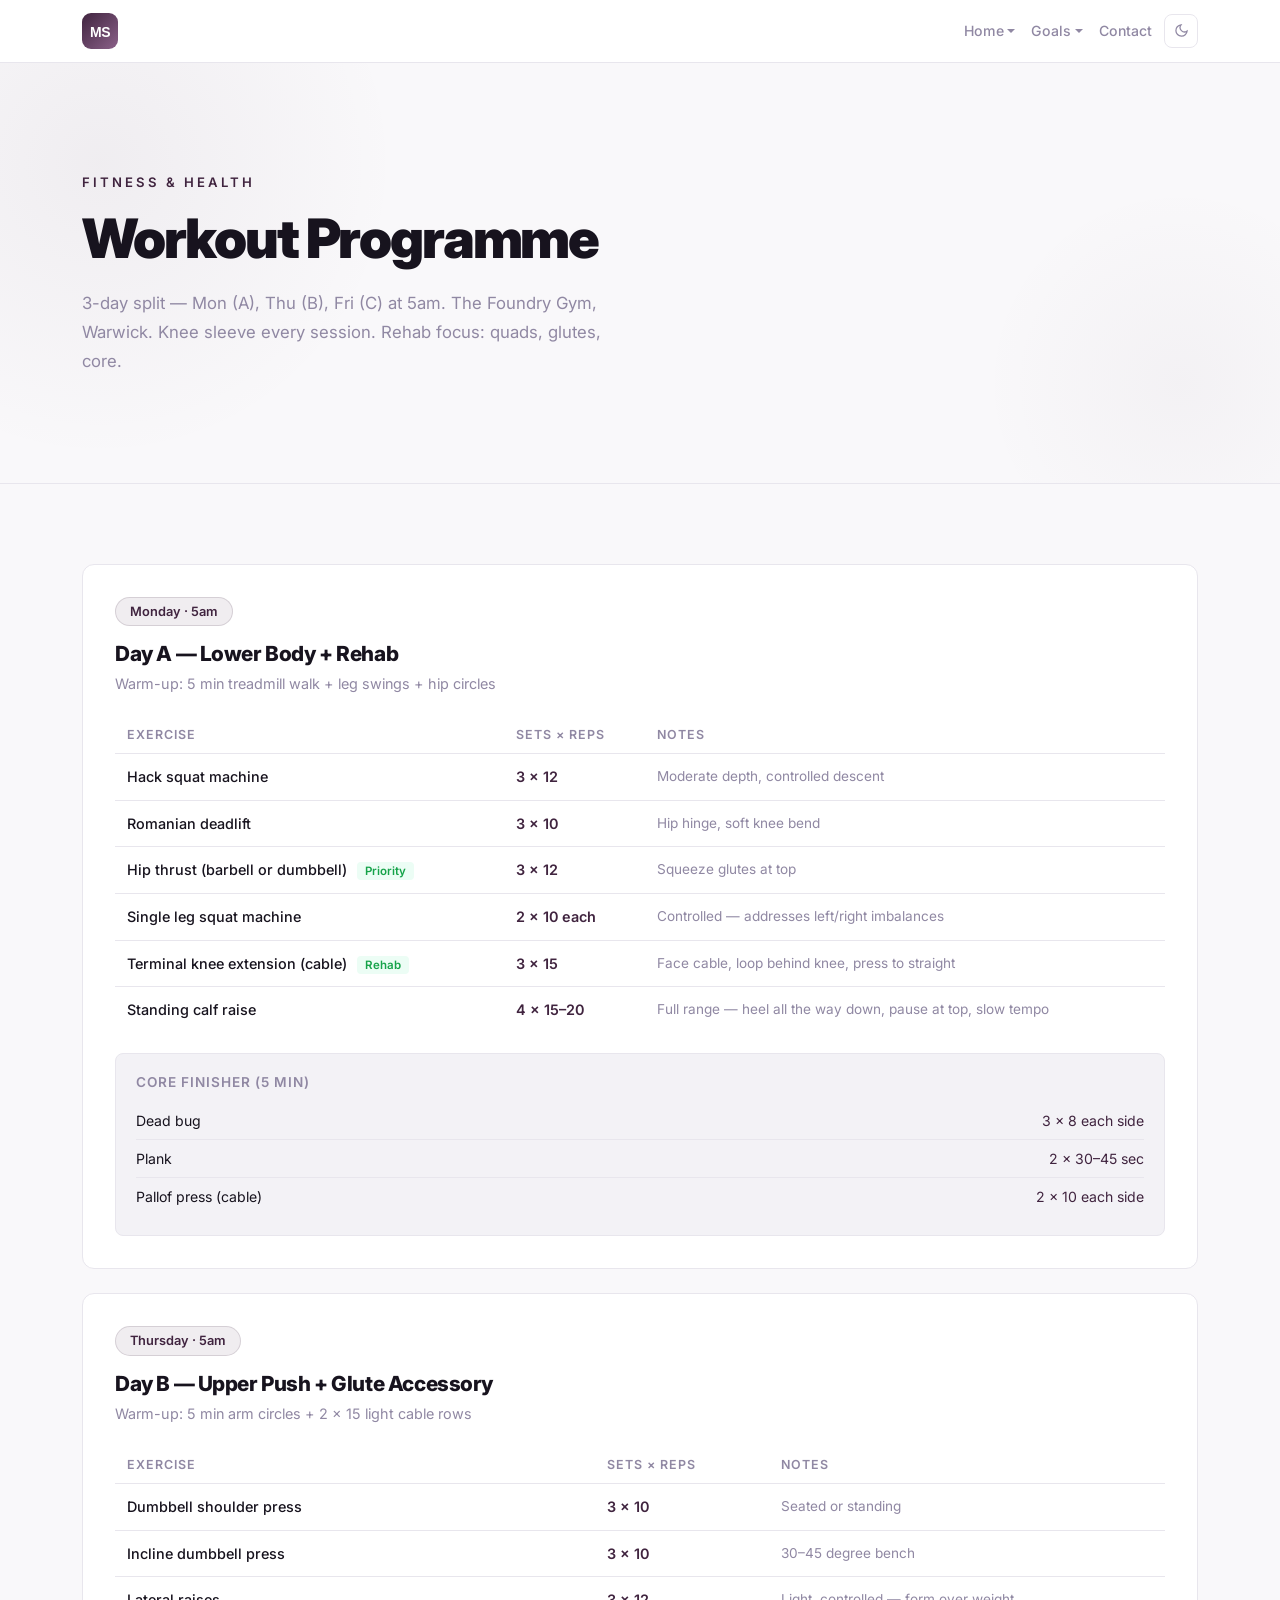
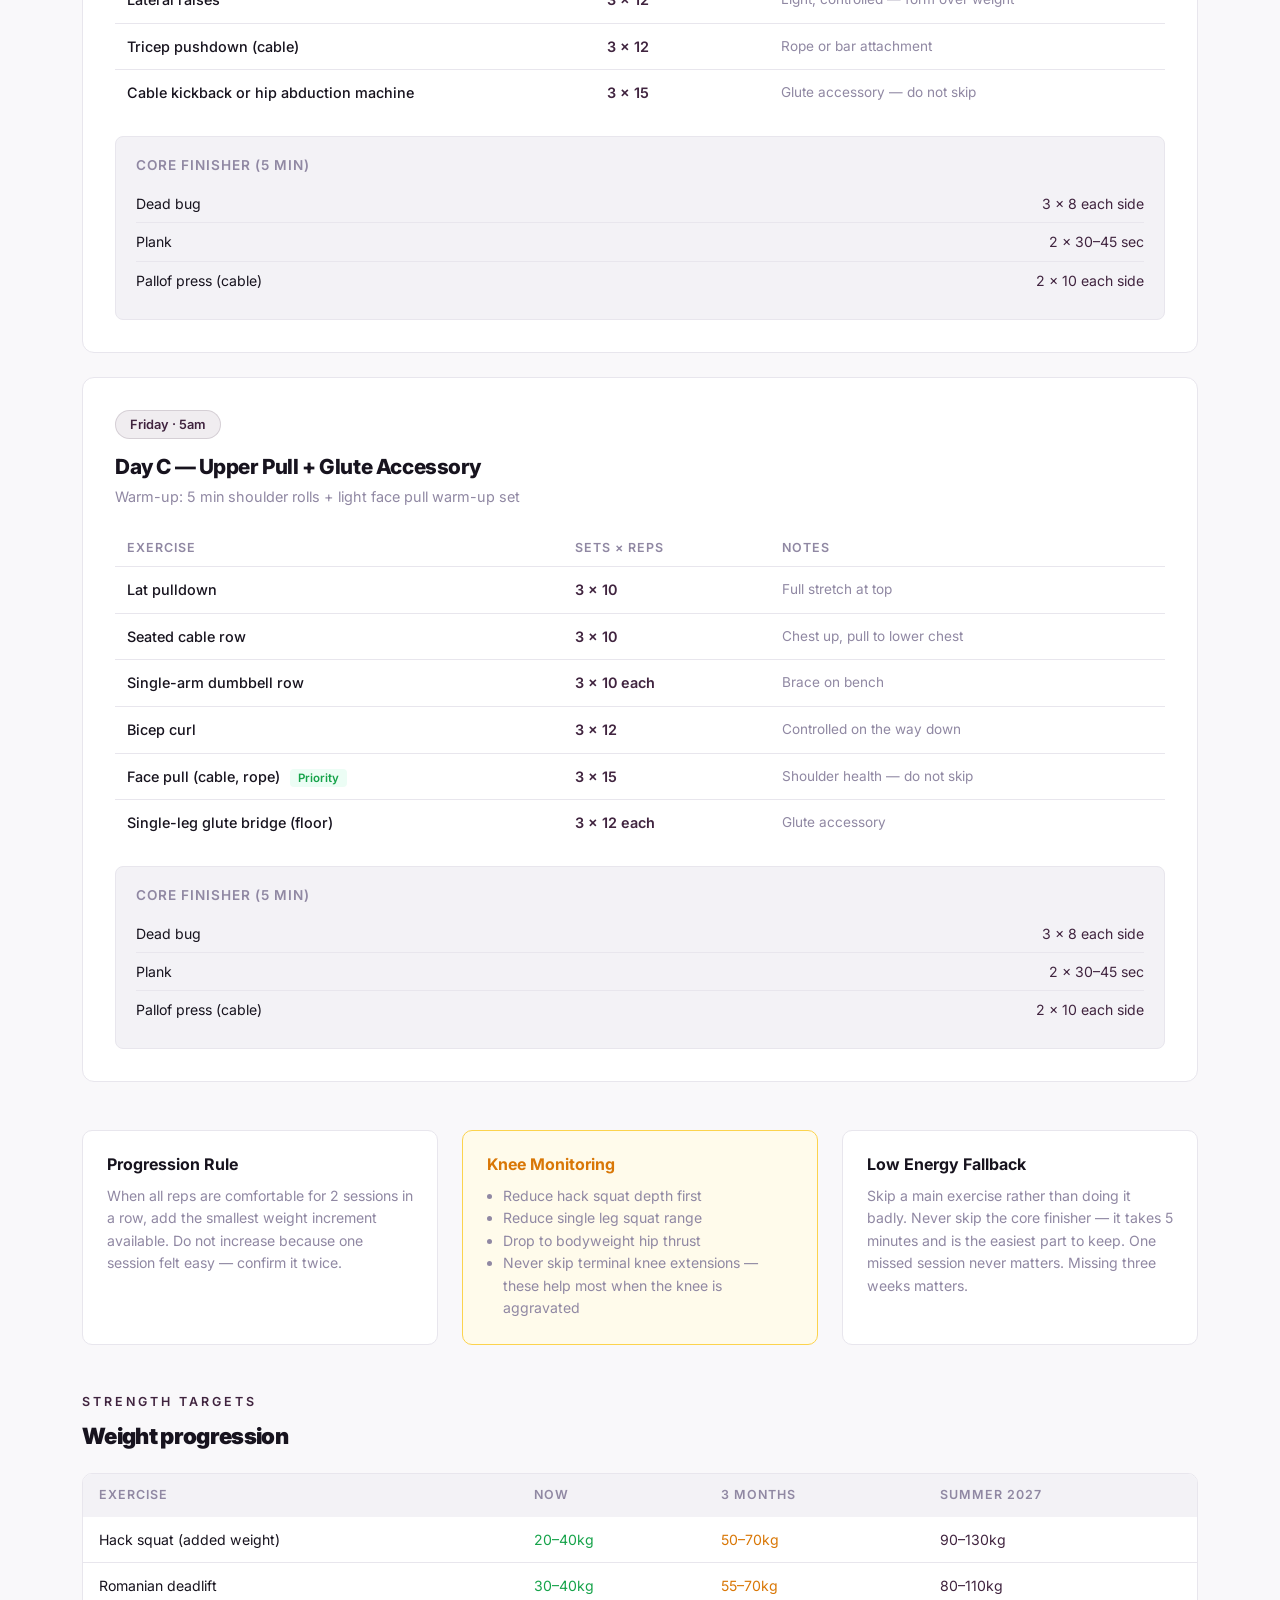
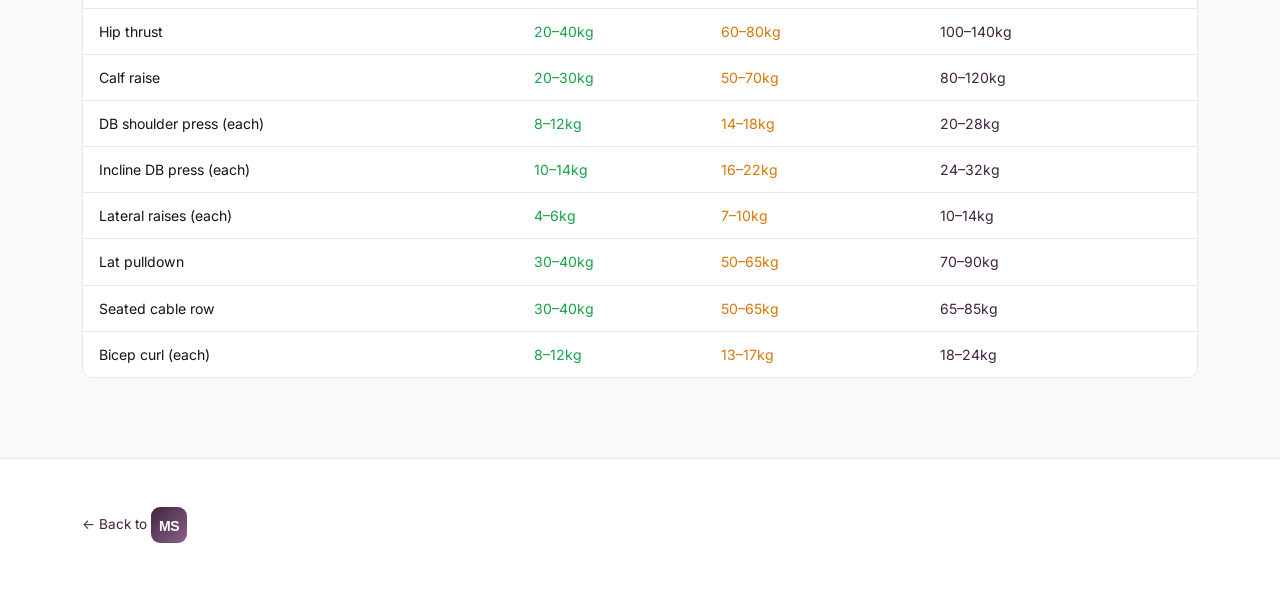
<file: workout.html>
﻿<!DOCTYPE html>
<html lang="en">
<head>
  <meta charset="UTF-8"/>
  <meta name="viewport" content="width=device-width, initial-scale=1.0"/>
  <title>Workout Programme — <svg width="36" height="36" viewBox="0 0 36 36" fill="none" xmlns="http://www.w3.org/2000/svg"><defs><linearGradient id="ms-grad" x1="0" y1="0" x2="36" y2="36" gradientUnits="userSpaceOnUse"><stop offset="0%" stop-color="#40243F"/><stop offset="100%" stop-color="#8B6189"/></linearGradient></defs><rect width="36" height="36" rx="9" fill="url(#ms-grad)"/><text x="18" y="24" text-anchor="middle" fill="white" font-size="14" font-weight="700" font-family="-apple-system,sans-serif" letter-spacing="-0.5">MS</text></svg></title>
  <link rel="icon" href="data:image/svg+xml,<svg xmlns=%22http://www.w3.org/2000/svg%22 viewBox=%220 0 100 100%22><text y=%22.9em%22 font-size=%2290%22>🧠</text></svg>">
  <link href="https://cdn.jsdelivr.net/npm/bootstrap@5.3.0/dist/css/bootstrap.min.css" rel="stylesheet"/>
  <link href="https://fonts.googleapis.com/css2?family=Inter:wght@300;400;600;700;900&display=swap" rel="stylesheet"/>
  <link href="site.css" rel="stylesheet"/>
  <script>!function(){var t=localStorage.getItem("theme")||(matchMedia("(prefers-color-scheme:dark)").matches?"dark":"light");document.documentElement.setAttribute("data-theme",t)}()</script>
</head>
<body>

<nav class="navbar navbar-expand-lg sticky-top">
  <div class="container">
    <a class="navbar-brand" href="index.html"><svg width="36" height="36" viewBox="0 0 36 36" fill="none" xmlns="http://www.w3.org/2000/svg"><defs><linearGradient id="ms-grad" x1="0" y1="0" x2="36" y2="36" gradientUnits="userSpaceOnUse"><stop offset="0%" stop-color="#40243F"/><stop offset="100%" stop-color="#8B6189"/></linearGradient></defs><rect width="36" height="36" rx="9" fill="url(#ms-grad)"/><text x="18" y="24" text-anchor="middle" fill="white" font-size="14" font-weight="700" font-family="-apple-system,sans-serif" letter-spacing="-0.5">MS</text></svg></a>
    <button class="navbar-toggler" type="button" data-bs-toggle="collapse" data-bs-target="#mainNav" style="border-color:#E8E6ED; padding:6px 10px;">
      <span style="display:block;width:20px;height:2px;background:#17131E;margin:4px 0;"></span>
      <span style="display:block;width:20px;height:2px;background:#17131E;margin:4px 0;"></span>
      <span style="display:block;width:20px;height:2px;background:#17131E;margin:4px 0;"></span>
    </button>
    <div class="collapse navbar-collapse" id="mainNav">
      <ul class="navbar-nav ms-auto">
        <li class="nav-item dropdown">
          <a class="nav-link dropdown-toggle" href="#" data-bs-toggle="dropdown">Home</a>
          <ul class="dropdown-menu dropdown-menu-end">
            <li><a class="dropdown-item" href="index.html">Home</a></li>
            <li><a class="dropdown-item" href="index.html#about">About</a></li>
            <li><a class="dropdown-item" href="index.html#system">AI System</a></li>
            <li><a class="dropdown-item" href="index.html#projects">Projects</a></li>
            <li><a class="dropdown-item" href="index.html#journey">Journey</a></li>
          </ul>
        </li>
        <li class="nav-item dropdown">
          <a class="nav-link dropdown-toggle" href="#" data-bs-toggle="dropdown">Goals</a>
          <ul class="dropdown-menu dropdown-menu-end">
            <li><a class="dropdown-item" href="goals.html">Goals & Imperial Prep</a></li>
            <li><a class="dropdown-item" href="study.html">Study Plan</a></li>
            <li><a class="dropdown-item" href="amaea.html">Amaea</a></li>
          </ul>
        </li>
        <li class="nav-item">
          <a class="nav-link" href="mailto:milansajiv0@gmail.com">Contact</a>
        </li>
        <li class="nav-item ms-1 d-flex align-items-center">
          <button onclick="toggleTheme()" class="theme-btn" aria-label="Toggle dark mode">
            <svg class="theme-icon-moon" width="15" height="15" fill="none" stroke="currentColor" stroke-width="2" viewBox="0 0 24 24"><path d="M21 12.79A9 9 0 1 1 11.21 3 7 7 0 0 0 21 12.79z"/></svg>
            <svg class="theme-icon-sun" width="15" height="15" fill="none" stroke="currentColor" stroke-width="2" viewBox="0 0 24 24" style="display:none"><circle cx="12" cy="12" r="5"/><line x1="12" y1="1" x2="12" y2="3"/><line x1="12" y1="21" x2="12" y2="23"/><line x1="4.22" y1="4.22" x2="5.64" y2="5.64"/><line x1="18.36" y1="18.36" x2="19.78" y2="19.78"/><line x1="1" y1="12" x2="3" y2="12"/><line x1="21" y1="12" x2="23" y2="12"/><line x1="4.22" y1="19.78" x2="5.64" y2="18.36"/><line x1="18.36" y1="5.64" x2="19.78" y2="4.22"/></svg>
          </button>
        </li>
      </ul>
    </div>
  </div>
</nav>

<div class="hero">
  <div class="container">
    <div class="eyebrow">Fitness & Health</div>
    <h1>Workout Programme</h1>
    <p>3-day split — Mon (A), Thu (B), Fri (C) at 5am. The Foundry Gym, Warwick. Knee sleeve every session. Rehab focus: quads, glutes, core.</p>
  </div>
</div>

<section>
  <div class="container">

    <!-- Day A -->
    <div class="day-card">
      <span class="day-badge">Monday · 5am</span>
      <h2>Day A — Lower Body + Rehab</h2>
      <p class="subtitle">Warm-up: 5 min treadmill walk + leg swings + hip circles</p>
      <table class="exercise-table">
        <thead>
          <tr>
            <th>Exercise</th>
            <th>Sets × Reps</th>
            <th>Notes</th>
          </tr>
        </thead>
        <tbody>
          <tr>
            <td>Hack squat machine</td>
            <td>3 × 12</td>
            <td>Moderate depth, controlled descent</td>
          </tr>
          <tr>
            <td>Romanian deadlift</td>
            <td>3 × 10</td>
            <td>Hip hinge, soft knee bend</td>
          </tr>
          <tr>
            <td>Hip thrust (barbell or dumbbell) <span class="priority-tag">Priority</span></td>
            <td>3 × 12</td>
            <td>Squeeze glutes at top</td>
          </tr>
          <tr>
            <td>Single leg squat machine</td>
            <td>2 × 10 each</td>
            <td>Controlled — addresses left/right imbalances</td>
          </tr>
          <tr>
            <td>Terminal knee extension (cable) <span class="priority-tag">Rehab</span></td>
            <td>3 × 15</td>
            <td>Face cable, loop behind knee, press to straight</td>
          </tr>
          <tr>
            <td>Standing calf raise</td>
            <td>4 × 15–20</td>
            <td>Full range — heel all the way down, pause at top, slow tempo</td>
          </tr>
        </tbody>
      </table>
      <div class="core-section">
        <h4>Core Finisher (5 min)</h4>
        <div class="core-item"><span>Dead bug</span><span>3 × 8 each side</span></div>
        <div class="core-item"><span>Plank</span><span>2 × 30–45 sec</span></div>
        <div class="core-item"><span>Pallof press (cable)</span><span>2 × 10 each side</span></div>
      </div>
    </div>

    <!-- Day B -->
    <div class="day-card">
      <span class="day-badge">Thursday · 5am</span>
      <h2>Day B — Upper Push + Glute Accessory</h2>
      <p class="subtitle">Warm-up: 5 min arm circles + 2 × 15 light cable rows</p>
      <table class="exercise-table">
        <thead>
          <tr>
            <th>Exercise</th>
            <th>Sets × Reps</th>
            <th>Notes</th>
          </tr>
        </thead>
        <tbody>
          <tr>
            <td>Dumbbell shoulder press</td>
            <td>3 × 10</td>
            <td>Seated or standing</td>
          </tr>
          <tr>
            <td>Incline dumbbell press</td>
            <td>3 × 10</td>
            <td>30–45 degree bench</td>
          </tr>
          <tr>
            <td>Lateral raises</td>
            <td>3 × 12</td>
            <td>Light, controlled — form over weight</td>
          </tr>
          <tr>
            <td>Tricep pushdown (cable)</td>
            <td>3 × 12</td>
            <td>Rope or bar attachment</td>
          </tr>
          <tr>
            <td>Cable kickback or hip abduction machine</td>
            <td>3 × 15</td>
            <td>Glute accessory — do not skip</td>
          </tr>
        </tbody>
      </table>
      <div class="core-section">
        <h4>Core Finisher (5 min)</h4>
        <div class="core-item"><span>Dead bug</span><span>3 × 8 each side</span></div>
        <div class="core-item"><span>Plank</span><span>2 × 30–45 sec</span></div>
        <div class="core-item"><span>Pallof press (cable)</span><span>2 × 10 each side</span></div>
      </div>
    </div>

    <!-- Day C -->
    <div class="day-card">
      <span class="day-badge">Friday · 5am</span>
      <h2>Day C — Upper Pull + Glute Accessory</h2>
      <p class="subtitle">Warm-up: 5 min shoulder rolls + light face pull warm-up set</p>
      <table class="exercise-table">
        <thead>
          <tr>
            <th>Exercise</th>
            <th>Sets × Reps</th>
            <th>Notes</th>
          </tr>
        </thead>
        <tbody>
          <tr>
            <td>Lat pulldown</td>
            <td>3 × 10</td>
            <td>Full stretch at top</td>
          </tr>
          <tr>
            <td>Seated cable row</td>
            <td>3 × 10</td>
            <td>Chest up, pull to lower chest</td>
          </tr>
          <tr>
            <td>Single-arm dumbbell row</td>
            <td>3 × 10 each</td>
            <td>Brace on bench</td>
          </tr>
          <tr>
            <td>Bicep curl</td>
            <td>3 × 12</td>
            <td>Controlled on the way down</td>
          </tr>
          <tr>
            <td>Face pull (cable, rope) <span class="priority-tag">Priority</span></td>
            <td>3 × 15</td>
            <td>Shoulder health — do not skip</td>
          </tr>
          <tr>
            <td>Single-leg glute bridge (floor)</td>
            <td>3 × 12 each</td>
            <td>Glute accessory</td>
          </tr>
        </tbody>
      </table>
      <div class="core-section">
        <h4>Core Finisher (5 min)</h4>
        <div class="core-item"><span>Dead bug</span><span>3 × 8 each side</span></div>
        <div class="core-item"><span>Plank</span><span>2 × 30–45 sec</span></div>
        <div class="core-item"><span>Pallof press (cable)</span><span>2 × 10 each side</span></div>
      </div>
    </div>

    <!-- Rules -->
    <div class="row g-4 mt-2">
      <div class="col-lg-4">
        <div class="rule-card">
          <h4>Progression Rule</h4>
          <p>When all reps are comfortable for 2 sessions in a row, add the smallest weight increment available. Do not increase because one session felt easy — confirm it twice.</p>
        </div>
      </div>
      <div class="col-lg-4">
        <div class="rule-card warning">
          <h4>Knee Monitoring</h4>
          <ul class="ps-3 mb-0">
            <li>Reduce hack squat depth first</li>
            <li>Reduce single leg squat range</li>
            <li>Drop to bodyweight hip thrust</li>
            <li>Never skip terminal knee extensions — these help most when the knee is aggravated</li>
          </ul>
        </div>
      </div>
      <div class="col-lg-4">
        <div class="rule-card">
          <h4>Low Energy Fallback</h4>
          <p>Skip a main exercise rather than doing it badly. Never skip the core finisher — it takes 5 minutes and is the easiest part to keep. One missed session never matters. Missing three weeks matters.</p>
        </div>
      </div>
    </div>

    <!-- Target weights -->
    <div class="mt-5">
      <div class="section-label">Strength Targets</div>
      <div class="section-title" style="font-size:1.4rem; margin-bottom:20px;">Weight progression</div>
      <div class="weights-table">
        <table>
          <thead>
            <tr>
              <th>Exercise</th>
              <th>Now</th>
              <th>3 months</th>
              <th>Summer 2027</th>
            </tr>
          </thead>
          <tbody>
            <tr><td>Hack squat (added weight)</td><td>20–40kg</td><td>50–70kg</td><td>90–130kg</td></tr>
            <tr><td>Romanian deadlift</td><td>30–40kg</td><td>55–70kg</td><td>80–110kg</td></tr>
            <tr><td>Hip thrust</td><td>20–40kg</td><td>60–80kg</td><td>100–140kg</td></tr>
            <tr><td>Calf raise</td><td>20–30kg</td><td>50–70kg</td><td>80–120kg</td></tr>
            <tr><td>DB shoulder press (each)</td><td>8–12kg</td><td>14–18kg</td><td>20–28kg</td></tr>
            <tr><td>Incline DB press (each)</td><td>10–14kg</td><td>16–22kg</td><td>24–32kg</td></tr>
            <tr><td>Lateral raises (each)</td><td>4–6kg</td><td>7–10kg</td><td>10–14kg</td></tr>
            <tr><td>Lat pulldown</td><td>30–40kg</td><td>50–65kg</td><td>70–90kg</td></tr>
            <tr><td>Seated cable row</td><td>30–40kg</td><td>50–65kg</td><td>65–85kg</td></tr>
            <tr><td>Bicep curl (each)</td><td>8–12kg</td><td>13–17kg</td><td>18–24kg</td></tr>
          </tbody>
        </table>
      </div>
    </div>

  </div>
</section>

<footer>
  <div class="container">
    <p><a href="index.html">← Back to <svg width="36" height="36" viewBox="0 0 36 36" fill="none" xmlns="http://www.w3.org/2000/svg"><defs><linearGradient id="ms-grad" x1="0" y1="0" x2="36" y2="36" gradientUnits="userSpaceOnUse"><stop offset="0%" stop-color="#40243F"/><stop offset="100%" stop-color="#8B6189"/></linearGradient></defs><rect width="36" height="36" rx="9" fill="url(#ms-grad)"/><text x="18" y="24" text-anchor="middle" fill="white" font-size="14" font-weight="700" font-family="-apple-system,sans-serif" letter-spacing="-0.5">MS</text></svg></a></p>
  </div>
</footer>

<script src="https://cdn.jsdelivr.net/npm/bootstrap@5.3.0/dist/js/bootstrap.bundle.min.js"></script>
<script src="animations.js"></script>
</body>
</html>
</file>
<file: site.css>
/* ===========================
   Milan Sajiv — Shared Styles
   Amaea light · clean & elegant
   =========================== */

:root {
  --accent: #40243F;
  --accent-mid: #5A3558;
  --accent-soft: #8B6189;
  --bg: #F9F8FA;
  --bg-card: #FFFFFF;
  --bg-secondary: #F3F2F6;
  --bg-inner: #F9F8FA;
  --border: rgba(64,36,63,0.1);
  --border-solid: #E8E6ED;
  --text: #17131E;
  --muted: #9088A3;
  --very-muted: #D1CDD8;
  --secondary-text: #47405A;
  --success: #16A34A;
  --warning: #D97706;
  --font: 'Inter', -apple-system, BlinkMacSystemFont, 'SF Pro Display', sans-serif;
}

/* === Reset & Base === */
* { scroll-behavior: smooth; box-sizing: border-box; }
body { font-family: var(--font); background-color: var(--bg); color: var(--text); margin: 0; -webkit-font-smoothing: antialiased; }

/* === Navbar === */
.navbar {
  background-color: rgba(255,255,255,0.92) !important;
  backdrop-filter: saturate(180%) blur(20px);
  -webkit-backdrop-filter: saturate(180%) blur(20px);
  border-bottom: 1px solid var(--border-solid) !important;
  transition: background-color 0.3s ease;
}
.navbar-brand { color: var(--text) !important; font-weight: 800; letter-spacing: -0.02em; }
.nav-link { color: var(--muted) !important; font-size: 0.88rem; font-weight: 500; transition: color 0.2s; }
.nav-link:hover, .nav-link.active { color: var(--accent) !important; }
.navbar-toggler { border-color: var(--border-solid) !important; padding: 6px 10px; }
.dropdown-menu {
  background-color: #FFFFFF;
  backdrop-filter: blur(20px);
  -webkit-backdrop-filter: blur(20px);
  border: 1px solid var(--border-solid);
  border-radius: 12px;
  padding: 8px;
  margin-top: 8px;
  box-shadow: 0 8px 32px rgba(64,36,63,0.08), 0 0 0 1px var(--border-solid);
}
.dropdown-item { color: var(--muted); border-radius: 8px; font-size: 0.88rem; padding: 9px 14px; transition: all 0.15s; font-weight: 500; }
.dropdown-item:hover, .dropdown-item:focus { background-color: var(--bg-secondary); color: var(--accent); }

/* === Hero === */
.hero {
  padding: 110px 0 90px;
  border-bottom: 1px solid var(--border-solid);
  position: relative;
  overflow: hidden;
  background: var(--bg);
}
.hero::before {
  content: '';
  position: absolute;
  top: -200px;
  left: -200px;
  width: 600px;
  height: 600px;
  background: radial-gradient(circle, rgba(64,36,63,0.05) 0%, transparent 70%);
  pointer-events: none;
}
.hero::after {
  content: '';
  position: absolute;
  bottom: -100px;
  right: -100px;
  width: 400px;
  height: 400px;
  background: radial-gradient(circle, rgba(64,36,63,0.03) 0%, transparent 70%);
  pointer-events: none;
}
.hero .eyebrow {
  color: var(--accent);
  font-size: 0.82rem;
  font-weight: 600;
  text-transform: uppercase;
  letter-spacing: 3px;
  margin-bottom: 16px;
}
.hero h1 {
  font-size: 3.4rem;
  font-weight: 900;
  line-height: 1.1;
  letter-spacing: -0.04em;
  margin-bottom: 20px;
  color: var(--text);
}
.hero h1 span { color: var(--accent); }
.hero p { font-size: 1.05rem; color: var(--muted); max-width: 560px; line-height: 1.75; }

/* === Sections === */
section { padding: 80px 0; }
.alt-bg { background-color: var(--bg-secondary); border-top: 1px solid var(--border-solid); border-bottom: 1px solid var(--border-solid); }
.section-label { color: var(--accent); font-size: 0.78rem; font-weight: 600; text-transform: uppercase; letter-spacing: 3px; margin-bottom: 8px; }
.section-title { font-size: 2rem; font-weight: 900; letter-spacing: -0.03em; margin-bottom: 8px; color: var(--text); }
.section-sub { color: var(--muted); font-size: 0.95rem; margin-bottom: 48px; }

/* === Cards === */
.card-dark {
  background-color: var(--bg-card);
  border: 1px solid var(--border-solid);
  border-radius: 16px;
  padding: 28px;
  height: 100%;
  transition: border-color 0.3s ease, transform 0.3s ease, box-shadow 0.3s ease;
}
.card-dark:hover {
  border-color: rgba(64,36,63,0.25);
  transform: translateY(-2px);
  box-shadow: 0 4px 20px rgba(64,36,63,0.08);
}
.card-dark h3 { color: var(--text); font-weight: 700; letter-spacing: -0.01em; }
.card-dark p, .card-dark li { color: var(--muted); font-size: 0.9rem; line-height: 1.65; }
.card-label { color: var(--accent); font-size: 0.72rem; font-weight: 600; text-transform: uppercase; letter-spacing: 2px; margin-bottom: 8px; }

/* === Buttons === */
.btn-main {
  background: var(--accent);
  border: none;
  color: #fff;
  padding: 12px 28px;
  border-radius: 8px;
  font-weight: 600;
  text-decoration: none;
  display: inline-block;
  margin-right: 12px;
  font-size: 0.92rem;
  letter-spacing: -0.01em;
  transition: all 0.2s ease;
}
.btn-main:hover {
  color: #fff;
  background: var(--accent-mid);
  transform: translateY(-1px);
  box-shadow: 0 4px 16px rgba(64,36,63,0.2);
}
.btn-ghost {
  background-color: #fff;
  border: 1px solid var(--border-solid);
  color: var(--secondary-text);
  padding: 12px 28px;
  border-radius: 8px;
  font-weight: 600;
  text-decoration: none;
  display: inline-block;
  font-size: 0.92rem;
  letter-spacing: -0.01em;
  transition: all 0.2s ease;
}
.btn-ghost:hover { border-color: var(--accent); color: var(--accent); background: #fff; }

/* === Stat strip === */
.stat-strip { background-color: var(--bg-card); border-top: 1px solid var(--border-solid); border-bottom: 1px solid var(--border-solid); padding: 44px 0; }
.stat-box { text-align: center; }
.stat-box .number { font-size: 2.4rem; font-weight: 900; color: var(--accent); letter-spacing: -0.04em; }
.stat-box .label { color: var(--muted); font-size: 0.82rem; margin-top: 6px; }

/* === Badge tags === */
.badge-tech { background-color: var(--bg-secondary); color: var(--secondary-text); border: 1px solid var(--border-solid); padding: 5px 13px; border-radius: 6px; font-size: 0.78rem; display: inline-block; margin: 3px; font-weight: 500; }
.agent-tag { background-color: var(--bg-secondary); border: 1px solid var(--border-solid); color: var(--secondary-text); padding: 3px 10px; border-radius: 6px; font-size: 0.75rem; margin-right: 4px; margin-bottom: 4px; display: inline-block; }

/* === Scroll animations === */
.fade-up {
  opacity: 0;
  transform: translateY(28px);
  transition: opacity 0.75s cubic-bezier(0.16, 1, 0.3, 1), transform 0.75s cubic-bezier(0.16, 1, 0.3, 1);
}
.fade-up.visible { opacity: 1; transform: translateY(0); }

.fade-in {
  opacity: 0;
  transition: opacity 0.85s ease;
}
.fade-in.visible { opacity: 1; }

/* Stagger children */
.stagger > *:nth-child(1) { transition-delay: 0s; }
.stagger > *:nth-child(2) { transition-delay: 0.08s; }
.stagger > *:nth-child(3) { transition-delay: 0.16s; }
.stagger > *:nth-child(4) { transition-delay: 0.24s; }
.stagger > *:nth-child(5) { transition-delay: 0.32s; }

/* === Footer === */
footer { background-color: var(--bg-card); border-top: 1px solid var(--border-solid); padding: 48px 0; }
footer p { color: var(--muted); font-size: 0.85rem; margin: 0; }
footer a { color: var(--accent); text-decoration: none; transition: opacity 0.2s; }
footer a:hover { opacity: 0.7; }

/* === Shared hero (non-index pages) === */
.hero-sub { padding: 80px 0 60px; border-bottom: 1px solid var(--border-solid); position: relative; overflow: hidden; background: var(--bg); }
.hero-sub::before { content: ''; position: absolute; top: -150px; left: -100px; width: 400px; height: 400px; background: radial-gradient(circle, rgba(64,36,63,0.05) 0%, transparent 70%); pointer-events: none; }

/* === Shared nav bar for non-index (sub-page hero) === */
.hero-sub .eyebrow { color: var(--accent); font-size: 0.82rem; font-weight: 600; text-transform: uppercase; letter-spacing: 3px; margin-bottom: 12px; }
.hero-sub h1 { font-size: 2.8rem; font-weight: 900; letter-spacing: -0.04em; color: var(--text); }
.hero-sub p { color: var(--muted); font-size: 1rem; max-width: 560px; margin-top: 12px; line-height: 1.7; }

/* === Timeline === */
.timeline { position: relative; padding-left: 32px; }
.timeline::before { content: ''; position: absolute; left: 8px; top: 0; bottom: 0; width: 2px; background: linear-gradient(to bottom, var(--accent), var(--border-solid)); }
.timeline-item { position: relative; margin-bottom: 36px; }
.timeline-item::before { content: ''; position: absolute; left: -28px; top: 6px; width: 12px; height: 12px; border-radius: 50%; background-color: var(--accent); border: 2px solid var(--bg); }
.timeline-item.future::before { background-color: var(--border-solid); }
.timeline-item .year { color: var(--accent); font-size: 0.8rem; font-weight: 600; margin-bottom: 4px; }
.timeline-item.future .year { color: var(--very-muted); }
.timeline-item h4 { color: var(--text); font-size: 1rem; font-weight: 700; margin-bottom: 4px; }
.timeline-item.future h4 { color: var(--muted); }
.timeline-item p { color: var(--muted); font-size: 0.88rem; margin: 0; }

/* === Agent cards — flip === */
.agent-card-wrap { height: 220px; perspective: 1000px; cursor: pointer; }
.agent-card { position: relative; width: 100%; height: 100%; transform-style: preserve-3d; transition: transform 0.55s cubic-bezier(0.4,0.2,0.2,1); border-radius: 12px; }
.agent-card.flipped { transform: rotateY(180deg); }
.agent-card-front, .agent-card-back { position: absolute; inset: 0; border-radius: 12px; backface-visibility: hidden; -webkit-backface-visibility: hidden; display: flex; flex-direction: column; padding: 28px; }
.agent-card-front { background-color: var(--bg-card); border: 1px solid var(--border-solid); justify-content: center; align-items: flex-start; transition: border-color 0.2s; }
.agent-card-wrap:hover .agent-card-front { border-color: rgba(64,36,63,0.3); box-shadow: 0 4px 16px rgba(64,36,63,0.08); }
.agent-card-back { background-color: var(--bg-secondary); border: 1px solid var(--accent); transform: rotateY(180deg); justify-content: center; }
.agent-icon { width: 44px; height: 44px; border-radius: 10px; display: flex; align-items: center; justify-content: center; font-size: 1.3rem; margin-bottom: 14px; flex-shrink: 0; }
.agent-icon.blue { background-color: #EFF6FF; }
.agent-icon.green { background-color: #ECFDF5; }
.agent-icon.purple { background-color: rgba(64,36,63,0.08); }
.agent-card-front h3 { color: var(--text); font-size: 1.05rem; font-weight: 700; margin: 0 0 10px; }
.flip-hint { position: absolute; top: 12px; right: 12px; color: var(--very-muted); font-size: 0.7rem; display: flex; align-items: center; gap: 4px; transition: color 0.2s; pointer-events: none; }
.flip-hint svg { width: 12px; height: 12px; }
.agent-card-wrap:hover .flip-hint, .project-card-wrap:hover .flip-hint { color: var(--accent); }
.project-card-front .flip-hint { top: auto; bottom: 12px; }
.agent-card-back p { color: var(--secondary-text); font-size: 0.88rem; line-height: 1.65; margin: 0; }

/* Agent scroll */
.agent-scroll-wrapper { position: relative; margin-bottom: 40px; }
.agent-scroll-wrapper::after { content: ''; position: absolute; top: 0; right: 0; width: 80px; height: calc(100% - 36px); background: linear-gradient(to right, transparent, var(--bg-secondary)); pointer-events: none; border-radius: 0 12px 12px 0; }
.agent-grid { display: grid; grid-template-columns: repeat(4, 1fr); gap: 20px; }
.agent-scroll-bar { display: none; margin-top: 16px; height: 3px; background-color: var(--border-solid); border-radius: 99px; overflow: hidden; }
.agent-scroll-bar-fill { height: 100%; width: 25%; background: linear-gradient(to right, var(--accent), var(--accent-soft)); border-radius: 99px; transition: width 0.25s cubic-bezier(0.4,0,0.2,1); }
@media (max-width: 1100px) {
  .agent-scroll-wrapper::after { display: block; }
  .agent-grid { display: flex; overflow-x: auto; scroll-snap-type: x mandatory; -webkit-overflow-scrolling: touch; scrollbar-width: none; gap: 16px; padding-bottom: 4px; }
  .agent-grid::-webkit-scrollbar { display: none; }
  .agent-grid-item { min-width: 270px; max-width: 270px; flex-shrink: 0; scroll-snap-align: start; }
  .agent-scroll-bar { display: block; }
  .agent-card { word-wrap: break-word; overflow-wrap: break-word; }
  .agent-card h3 { white-space: normal; }
  .agent-card p { white-space: normal; display: -webkit-box; -webkit-line-clamp: 4; -webkit-box-orient: vertical; overflow: hidden; }
  .agent-tag { white-space: normal; }
}
@media (max-width: 768px) {
  .agent-grid-item { min-width: 78vw; max-width: 78vw; }
  .agent-card-wrap { height: 200px; }
  .agent-card-front, .agent-card-back { padding: 20px; }
  .agent-icon { width: 38px; height: 38px; font-size: 1.1rem; margin-bottom: 12px; }
  .agent-card-front h3 { font-size: 0.95rem; }
  .agent-card-back p { font-size: 0.82rem; }
}
@media (min-width: 1101px) {
  .agent-scroll-wrapper::after { display: none; }
  .agent-grid-item { min-width: 0; }
}

/* === Project cards — flip === */
.project-status { font-size: 0.75rem; font-weight: 600; padding: 3px 10px; border-radius: 20px; display: inline-block; margin-bottom: 14px; }
.status-live { background-color: #ECFDF5; color: #16A34A; }
.status-progress { background-color: #FFFBEB; color: #D97706; }
.status-planned { background-color: var(--bg-secondary); color: var(--muted); }
.project-card-wrap { height: 240px; perspective: 1000px; cursor: pointer; }
.project-card { position: relative; width: 100%; height: 100%; transform-style: preserve-3d; transition: transform 0.55s cubic-bezier(0.4,0.2,0.2,1); border-radius: 12px; }
.project-card.flipped { transform: rotateY(180deg); }
.project-card-front, .project-card-back { position: absolute; inset: 0; border-radius: 12px; backface-visibility: hidden; -webkit-backface-visibility: hidden; display: flex; flex-direction: column; padding: 24px; }
.project-card-front { background-color: var(--bg-card); border: 1px solid var(--border-solid); transition: border-color 0.2s; }
.project-card-wrap:hover .project-card-front { border-color: rgba(64,36,63,0.3); box-shadow: 0 4px 16px rgba(64,36,63,0.08); }
.project-card-back { background-color: var(--bg-secondary); border: 1px solid var(--accent); transform: rotateY(180deg); justify-content: center; }
.project-card-front h3 { color: var(--text); font-size: 1rem; font-weight: 700; margin: 0 0 10px; }
.project-card-back p { color: var(--secondary-text); font-size: 0.85rem; line-height: 1.65; margin: 0; }
.project-link { color: var(--accent); font-size: 0.83rem; text-decoration: none; }
.project-link:hover { text-decoration: underline; color: var(--accent); }
.project-card p { color: var(--muted); font-size: 0.88rem; line-height: 1.6; margin-bottom: 16px; }

/* === Memory system === */
.memory-grid { display: grid; grid-template-columns: repeat(auto-fill, minmax(160px, 1fr)); gap: 12px; }
.memory-item { background-color: var(--bg-card); border: 1px solid var(--border-solid); border-radius: 8px; padding: 14px; }
.memory-item .mem-icon { font-size: 1.2rem; margin-bottom: 8px; }
.memory-item .mem-name { color: var(--text); font-size: 0.8rem; font-weight: 600; font-family: monospace; }
.memory-item .mem-desc { color: var(--muted); font-size: 0.72rem; margin-top: 3px; }

/* === Imperial / progress bar === */
.imperial-banner { background: linear-gradient(135deg, #F0EDF8 0%, #F9F8FA 100%); border: 1px solid var(--border-solid); border-radius: 12px; padding: 40px; }
.progress-item { margin-bottom: 16px; }
.progress-label { display: flex; justify-content: space-between; margin-bottom: 6px; }
.progress-label span:first-child { color: var(--text); font-size: 0.88rem; }
.progress-label span:last-child { color: var(--accent); font-size: 0.88rem; font-weight: 600; }
.progress-bar-bg { background-color: var(--border-solid); border-radius: 4px; height: 6px; }
.progress-bar-fill { background-color: var(--accent); border-radius: 4px; height: 6px; }

/* === Goals / Amaea checklist === */
.checklist-group { background-color: var(--bg-card); border: 1px solid var(--border-solid); border-radius: 12px; padding: 28px; margin-bottom: 20px; }
.checklist-group .group-header { display: flex; align-items: center; gap: 12px; margin-bottom: 18px; }
.group-letter { width: 36px; height: 36px; border-radius: 8px; background-color: rgba(64,36,63,0.08); color: var(--accent); font-weight: 700; font-size: 0.9rem; display: flex; align-items: center; justify-content: center; flex-shrink: 0; }
.group-title { font-size: 1rem; font-weight: 700; color: var(--text); }
.check-item { display: flex; align-items: flex-start; gap: 12px; padding: 10px 0; border-bottom: 1px solid var(--border-solid); }
.check-item:last-child { border-bottom: none; }
.check-box { width: 18px; height: 18px; border: 2px solid var(--border-solid); border-radius: 4px; flex-shrink: 0; margin-top: 2px; background: var(--bg-secondary); }
.check-box.done { background-color: #16A34A; border-color: #16A34A; }
.check-box.progress { background-color: #D97706; border-color: #D97706; }
.check-text { font-size: 0.88rem; color: var(--muted); line-height: 1.5; flex: 1; }
.check-text strong { color: var(--text); }
.check-date { font-size: 0.75rem; color: var(--very-muted); white-space: nowrap; margin-left: 8px; margin-top: 2px; }
.legend { display: flex; gap: 20px; margin-bottom: 28px; }
.legend-item { display: flex; align-items: center; gap: 8px; font-size: 0.82rem; color: var(--muted); }
.legend-dot { width: 14px; height: 14px; border-radius: 3px; }

/* === Amaea page specific === */
.vision-banner { background: linear-gradient(135deg, #F0EDF8 0%, #F9F8FA 100%); border: 1px solid var(--border-solid); border-radius: 12px; padding: 36px; margin-bottom: 48px; }
.vision-banner h2 { font-size: 1.4rem; font-weight: 800; margin-bottom: 4px; color: var(--text); letter-spacing: -0.02em; }
.stage-item { display: flex; gap: 16px; padding: 14px 0; border-bottom: 1px solid var(--border-solid); font-size: 0.88rem; }
.stage-item:last-child { border-bottom: none; }
.stage-label { color: var(--accent); font-weight: 700; min-width: 100px; }
.stage-value { color: var(--muted); }
.stage-value strong { color: var(--text); }
.milestone-tag { background-color: var(--bg-secondary); color: var(--secondary-text); border: 1px solid var(--border-solid); padding: 4px 12px; border-radius: 20px; font-size: 0.78rem; display: inline-block; margin: 3px; }
.revenue-row { display: flex; justify-content: space-between; align-items: center; padding: 12px 0; border-bottom: 1px solid var(--border-solid); font-size: 0.88rem; }
.revenue-row:last-child { border-bottom: none; }
.revenue-label { color: var(--muted); }
.revenue-value { color: var(--accent); font-weight: 700; }

/* === Goals page specific === */
.program-banner { background: linear-gradient(135deg, #EFF6FF 0%, #F9F8FA 100%); border: 1px solid var(--border-solid); border-radius: 12px; padding: 36px; margin-bottom: 48px; }
.program-banner h2 { font-size: 1.4rem; font-weight: 800; margin-bottom: 4px; color: var(--text); }
.program-banner .url { color: var(--accent); font-size: 0.85rem; margin-bottom: 20px; }
.req-item { display: flex; gap: 12px; padding: 10px 0; border-bottom: 1px solid var(--border-solid); font-size: 0.88rem; }
.req-item:last-child { border-bottom: none; }
.req-item .req-label { color: var(--muted); min-width: 160px; }
.req-item .req-value { color: var(--text); }
.req-item .req-value.critical { color: var(--warning); font-weight: 600; }
.timeline-mini { position: relative; padding-left: 28px; }
.timeline-mini::before { content: ''; position: absolute; left: 6px; top: 0; bottom: 0; width: 2px; background: linear-gradient(to bottom, var(--accent), var(--border-solid)); }
.tm-item { position: relative; margin-bottom: 28px; }
.tm-item::before { content: ''; position: absolute; left: -26px; top: 5px; width: 10px; height: 10px; border-radius: 50%; background-color: var(--accent); border: 2px solid var(--bg); }
.tm-item.future::before { background-color: var(--border-solid); }
.tm-item .tm-year { color: var(--accent); font-size: 0.78rem; font-weight: 600; margin-bottom: 3px; }
.tm-item.future .tm-year { color: var(--very-muted); }
.tm-item h4 { color: var(--text); font-size: 0.95rem; font-weight: 700; margin-bottom: 3px; }
.tm-item.future h4 { color: var(--muted); }
.tm-item p { color: var(--muted); font-size: 0.83rem; margin: 0; line-height: 1.5; }
.backup-tag { background-color: var(--bg-secondary); color: var(--muted); border: 1px solid var(--border-solid); padding: 4px 12px; border-radius: 20px; font-size: 0.78rem; display: inline-block; margin: 3px; }

/* === Study page specific === */
.module-row { display: flex; gap: 12px; padding: 12px 0; border-bottom: 1px solid var(--border-solid); align-items: flex-start; }
.module-row:last-child { border-bottom: none; }
.module-term { background-color: var(--bg-secondary); color: var(--muted); padding: 3px 10px; border-radius: 4px; font-size: 0.75rem; font-weight: 600; min-width: 80px; text-align: center; margin-top: 2px; flex-shrink: 0; }
.module-name { color: var(--text); font-size: 0.9rem; flex: 1; }
.module-deadline { color: var(--very-muted); font-size: 0.78rem; white-space: nowrap; margin-top: 2px; }
.module-status { font-size: 0.72rem; font-weight: 600; padding: 2px 8px; border-radius: 10px; }
.status-done { background-color: #ECFDF5; color: #16A34A; }
.status-current { background-color: #FFFBEB; color: #D97706; }
.status-future { background-color: var(--bg-secondary); color: var(--very-muted); }
.phase-card { background-color: var(--bg-card); border: 1px solid var(--border-solid); border-radius: 12px; padding: 24px; margin-bottom: 16px; }
.phase-card .phase-header { display: flex; align-items: center; gap: 12px; margin-bottom: 16px; }
.phase-num { width: 32px; height: 32px; border-radius: 8px; background-color: rgba(64,36,63,0.08); color: var(--accent); font-weight: 700; font-size: 0.85rem; display: flex; align-items: center; justify-content: center; flex-shrink: 0; }
.phase-title { font-size: 0.95rem; font-weight: 600; color: var(--text); }
.phase-date { color: var(--very-muted); font-size: 0.8rem; }
.phase-item { display: flex; gap: 8px; padding: 6px 0; font-size: 0.85rem; color: var(--muted); }
.phase-dot { width: 6px; height: 6px; border-radius: 50%; background-color: var(--accent); margin-top: 6px; flex-shrink: 0; }
.weak-area { background-color: var(--bg-secondary); border: 1px solid var(--border-solid); border-left: 3px solid var(--warning); border-radius: 0 8px 8px 0; padding: 14px 16px; margin-bottom: 10px; }
.weak-area .wa-title { color: var(--text); font-size: 0.88rem; font-weight: 600; margin-bottom: 4px; }
.weak-area .wa-desc { color: var(--muted); font-size: 0.82rem; line-height: 1.5; margin: 0; }
.resource-item { display: flex; gap: 12px; padding: 12px 0; border-bottom: 1px solid var(--border-solid); font-size: 0.88rem; }
.resource-item:last-child { border-bottom: none; }
.resource-icon { font-size: 1.1rem; flex-shrink: 0; margin-top: 1px; }
.resource-name { color: var(--text); font-weight: 600; }
.resource-desc { color: var(--muted); font-size: 0.82rem; margin-top: 2px; }
.resource-when { color: var(--accent); font-size: 0.75rem; margin-top: 3px; }

/* === Workout page specific === */
.day-card { background-color: var(--bg-card); border: 1px solid var(--border-solid); border-radius: 12px; padding: 32px; margin-bottom: 24px; }
.day-card .day-badge { display: inline-block; background-color: rgba(64,36,63,0.08); color: var(--accent); border: 1px solid rgba(64,36,63,0.15); padding: 4px 14px; border-radius: 20px; font-size: 0.8rem; font-weight: 600; margin-bottom: 16px; }
.day-card h2 { font-size: 1.3rem; font-weight: 800; margin-bottom: 6px; color: var(--text); letter-spacing: -0.02em; }
.day-card .subtitle { color: var(--muted); font-size: 0.9rem; margin-bottom: 24px; }
.exercise-table { width: 100%; }
.exercise-table th { color: var(--muted); font-size: 0.78rem; font-weight: 600; text-transform: uppercase; letter-spacing: 1px; padding: 8px 12px; border-bottom: 1px solid var(--border-solid); }
.exercise-table td { padding: 12px; border-bottom: 1px solid var(--border-solid); font-size: 0.9rem; vertical-align: top; }
.exercise-table td:first-child { color: var(--text); font-weight: 500; }
.exercise-table td:nth-child(2) { color: var(--accent); font-weight: 600; white-space: nowrap; }
.exercise-table td:last-child { color: var(--muted); font-size: 0.85rem; }
.exercise-table tr:last-child td { border-bottom: none; }
.priority-tag { background-color: #ECFDF5; color: #16A34A; padding: 2px 8px; border-radius: 4px; font-size: 0.72rem; font-weight: 600; margin-left: 6px; }
.core-section { background-color: var(--bg-secondary); border: 1px solid var(--border-solid); border-radius: 8px; padding: 20px; margin-top: 20px; }
.core-section h4 { color: var(--muted); font-size: 0.85rem; font-weight: 600; text-transform: uppercase; letter-spacing: 1px; margin-bottom: 12px; }
.core-item { display: flex; justify-content: space-between; padding: 8px 0; border-bottom: 1px solid var(--border-solid); font-size: 0.88rem; }
.core-item:last-child { border-bottom: none; }
.core-item span:first-child { color: var(--text); }
.core-item span:last-child { color: var(--accent); }
.rule-card { background-color: var(--bg-card); border: 1px solid var(--border-solid); border-radius: 10px; padding: 24px; height: 100%; }
.rule-card h4 { color: var(--text); font-size: 1rem; font-weight: 700; margin-bottom: 10px; }
.rule-card p, .rule-card li { color: var(--muted); font-size: 0.88rem; line-height: 1.6; }
.rule-card.warning { border-color: #FCD34D; background-color: #FFFBEB; }
.rule-card.warning h4 { color: var(--warning); }
.weights-table { background-color: var(--bg-card); border: 1px solid var(--border-solid); border-radius: 10px; overflow: hidden; }
.weights-table table { width: 100%; margin: 0; }
.weights-table th { background-color: var(--bg-secondary); color: var(--muted); font-size: 0.78rem; font-weight: 600; text-transform: uppercase; letter-spacing: 1px; padding: 12px 16px; }
.weights-table td { padding: 12px 16px; border-bottom: 1px solid var(--border-solid); font-size: 0.88rem; color: var(--muted); }
.weights-table td:first-child { color: var(--text); }
.weights-table td:nth-child(2) { color: #16A34A; }
.weights-table td:nth-child(3) { color: var(--warning); }
.weights-table td:last-child { color: var(--accent); }
.weights-table tr:last-child td { border-bottom: none; }

/* === Nutrition page specific === */
.day-card .day-header { background-color: var(--bg-secondary); padding: 20px 28px; display: flex; justify-content: space-between; align-items: center; }
.day-card .day-header h3 { margin: 0; font-size: 1.1rem; font-weight: 700; color: var(--text); }
.day-card .day-header .day-tag { background-color: var(--bg-card); color: var(--accent); border: 1px solid var(--border-solid); padding: 4px 12px; border-radius: 20px; font-size: 0.78rem; font-weight: 600; }
.day-card .day-body { padding: 0 28px 24px; }
.meal-row { display: flex; padding: 14px 0; border-bottom: 1px solid var(--border-solid); gap: 16px; }
.meal-row:last-child { border-bottom: none; }
.meal-time { color: var(--accent); font-size: 0.82rem; font-weight: 600; min-width: 80px; padding-top: 2px; }
.meal-name { color: var(--text); font-size: 0.9rem; flex: 1; }
.meal-stats { display: flex; gap: 16px; }
.meal-protein { color: #16A34A; font-size: 0.82rem; min-width: 50px; text-align: right; }
.meal-cal { color: var(--muted); font-size: 0.82rem; min-width: 60px; text-align: right; }
.day-totals { background-color: var(--bg-secondary); margin: 0 -28px; padding: 16px 28px; display: flex; gap: 24px; }
.day-total-item .label { color: var(--very-muted); font-size: 0.75rem; text-transform: uppercase; letter-spacing: 1px; }
.day-total-item .value { color: var(--text); font-size: 1rem; font-weight: 700; margin-top: 2px; }
.day-total-item .value span { color: var(--accent); }
.restriction-card { background-color: var(--bg-card); border: 1px solid var(--border-solid); border-radius: 10px; padding: 24px; height: 100%; }
.restriction-card h4 { color: var(--text); font-size: 1rem; font-weight: 700; margin-bottom: 12px; }
.restriction-card p, .restriction-card li { color: var(--muted); font-size: 0.88rem; line-height: 1.6; }
.swap-table { background-color: var(--bg-card); border: 1px solid var(--border-solid); border-radius: 10px; overflow: hidden; }
.swap-table table { width: 100%; margin: 0; }
.swap-table th { background-color: var(--bg-secondary); color: var(--muted); font-size: 0.78rem; font-weight: 600; text-transform: uppercase; letter-spacing: 1px; padding: 12px 16px; }
.swap-table td { padding: 12px 16px; border-bottom: 1px solid var(--border-solid); font-size: 0.88rem; }
.swap-table td:first-child { color: var(--warning); }
.swap-table td:last-child { color: #16A34A; }
.swap-table tr:last-child td { border-bottom: none; }
.supp-card { background-color: var(--bg-card); border: 1px solid var(--border-solid); border-radius: 10px; padding: 24px; }
.supp-card h4 { color: var(--text); font-size: 1rem; font-weight: 700; margin-bottom: 10px; }
.supp-card p { color: var(--muted); font-size: 0.88rem; line-height: 1.6; margin: 0; }

/* === Progress page specific === */
.stat-card { background-color: var(--bg-card); border: 1px solid var(--border-solid); border-radius: 12px; padding: 28px; text-align: center; }
.stat-card .label { color: var(--very-muted); font-size: 0.75rem; font-weight: 600; text-transform: uppercase; letter-spacing: 1px; margin-bottom: 10px; }
.stat-card .current { font-size: 2.4rem; font-weight: 900; color: var(--text); letter-spacing: -0.04em; }
.stat-card .arrow { color: var(--accent); font-size: 1.2rem; margin: 8px 0; }
.stat-card .target { font-size: 1.1rem; font-weight: 600; color: var(--accent); }
.stat-card .sub { color: var(--very-muted); font-size: 0.78rem; margin-top: 6px; }
.measure-row { display: flex; justify-content: space-between; align-items: center; padding: 12px 0; border-bottom: 1px solid var(--border-solid); }
.measure-row:last-child { border-bottom: none; }
.measure-name { color: var(--text); font-size: 0.88rem; }
.measure-values { display: flex; gap: 24px; }
.measure-val { text-align: right; }
.measure-val .val-label { color: var(--very-muted); font-size: 0.7rem; text-transform: uppercase; }
.measure-val .val { color: var(--muted); font-size: 0.9rem; font-weight: 600; }
.measure-val .val.placeholder { color: var(--very-muted); font-style: italic; }
.lift-row { display: flex; align-items: center; padding: 12px 0; border-bottom: 1px solid var(--border-solid); gap: 12px; }
.lift-row:last-child { border-bottom: none; }
.lift-name { color: var(--text); font-size: 0.88rem; flex: 1; }
.lift-now { color: var(--muted); font-size: 0.82rem; min-width: 80px; text-align: center; }
.lift-3m { color: var(--warning); font-size: 0.82rem; min-width: 80px; text-align: center; }
.lift-target { color: var(--accent); font-size: 0.82rem; min-width: 80px; text-align: center; }
.col-header { color: var(--very-muted); font-size: 0.72rem; font-weight: 600; text-transform: uppercase; letter-spacing: 1px; text-align: center; }
.goal-card { background-color: var(--bg-card); border: 1px solid var(--border-solid); border-radius: 10px; padding: 22px; }
.goal-card h4 { color: var(--text); font-size: 1rem; font-weight: 700; margin-bottom: 8px; }
.goal-card p { color: var(--muted); font-size: 0.85rem; line-height: 1.6; margin: 0; }
.note-box { background-color: var(--bg-secondary); border: 1px solid var(--border-solid); border-radius: 8px; padding: 16px 20px; margin-top: 20px; }
.note-box p { color: var(--muted); font-size: 0.85rem; margin: 0; line-height: 1.6; }

/* === Schedule page specific === */
.day-block { background-color: var(--bg-card); border: 1px solid var(--border-solid); border-radius: 12px; padding: 28px; margin-bottom: 20px; }
.day-block .day-header { display: flex; align-items: center; gap: 16px; margin-bottom: 20px; }
.day-name { font-size: 1.2rem; font-weight: 800; color: var(--text); letter-spacing: -0.02em; }
.day-tag { padding: 4px 12px; border-radius: 20px; font-size: 0.75rem; font-weight: 600; }
.tag-gym { background-color: #ECFDF5; color: #16A34A; }
.tag-office { background-color: #EFF6FF; color: #2563EB; }
.tag-padel { background-color: rgba(64,36,63,0.08); color: var(--accent); }
.tag-study { background-color: #FFFBEB; color: #D97706; }
.tag-free { background-color: var(--bg-secondary); color: var(--muted); }
.time-block { display: flex; gap: 16px; padding: 10px 0; border-bottom: 1px solid var(--border-solid); }
.time-block:last-child { border-bottom: none; }
.time { color: var(--accent); font-size: 0.8rem; font-weight: 600; min-width: 90px; padding-top: 2px; }
.activity { font-size: 0.88rem; }
.activity strong { color: var(--text); }
.activity span { color: var(--muted); }
.hours-badge { background-color: var(--bg-secondary); border: 1px solid var(--border-solid); border-radius: 6px; padding: 4px 10px; font-size: 0.78rem; color: var(--muted); margin-left: auto; white-space: nowrap; }
.summary-table { background-color: var(--bg-card); border: 1px solid var(--border-solid); border-radius: 10px; overflow: hidden; }
.summary-table table { width: 100%; margin: 0; }
.summary-table th { background-color: var(--bg-secondary); color: var(--muted); font-size: 0.78rem; font-weight: 600; text-transform: uppercase; letter-spacing: 1px; padding: 12px 16px; }
.summary-table td { padding: 12px 16px; border-bottom: 1px solid var(--border-solid); font-size: 0.88rem; }
.summary-table td:first-child { color: var(--text); font-weight: 600; }
.summary-table td:nth-child(2) { color: var(--muted); }
.summary-table td:last-child { color: var(--accent); font-weight: 600; }
.summary-table tr:last-child td { border-bottom: none; }
.non-neg { background-color: var(--bg-card); border: 1px solid var(--border-solid); border-radius: 10px; padding: 24px; }
.non-neg h4 { color: var(--text); font-size: 1rem; font-weight: 700; margin-bottom: 12px; }
.non-neg-item { display: flex; align-items: center; gap: 10px; padding: 8px 0; border-bottom: 1px solid var(--border-solid); font-size: 0.88rem; }
.non-neg-item:last-child { border-bottom: none; }
.non-neg-item .dot { width: 8px; height: 8px; border-radius: 50%; background-color: var(--accent); flex-shrink: 0; }
.non-neg-item span { color: var(--muted); }
.non-neg-item strong { color: var(--text); }

/* === Dark mode toggle button === */
.theme-btn {
  background: none;
  border: 1px solid var(--border-solid);
  color: var(--muted);
  width: 34px;
  height: 34px;
  border-radius: 8px;
  display: flex;
  align-items: center;
  justify-content: center;
  cursor: pointer;
  transition: color 0.2s, border-color 0.2s, background 0.2s;
  padding: 0;
  flex-shrink: 0;
}
.theme-btn:hover { color: var(--accent); border-color: var(--accent); background: var(--bg-secondary); }

/* === Dark mode === */
[data-theme="dark"] {
  --accent: #a78bfa;
  --accent-mid: #8b5cf6;
  --accent-soft: #c4b5d4;
  --bg: #0d0a14;
  --bg-card: #16131f;
  --bg-secondary: #1e1a2e;
  --bg-inner: #120f1c;
  --border: rgba(167,139,250,0.12);
  --border-solid: #2d2040;
  --text: #f0eafa;
  --muted: #8b7eaa;
  --very-muted: #3d3456;
  --secondary-text: #c4b5d4;
}
[data-theme="dark"] .navbar { background-color: rgba(13,10,20,0.92) !important; }
[data-theme="dark"] .dropdown-menu { background-color: rgba(22,19,31,0.95); box-shadow: 0 8px 32px rgba(0,0,0,0.4), 0 0 0 1px var(--border-solid); }
[data-theme="dark"] .btn-ghost { background-color: transparent; color: var(--text); }
[data-theme="dark"] .btn-ghost:hover { background-color: var(--bg-secondary); }
[data-theme="dark"] .hero::before { background: radial-gradient(circle, rgba(124,58,237,0.18) 0%, transparent 70%); }
[data-theme="dark"] .hero::after { background: radial-gradient(circle, rgba(167,139,250,0.08) 0%, transparent 70%); }
[data-theme="dark"] .hero-sub::before { background: radial-gradient(circle, rgba(124,58,237,0.12) 0%, transparent 70%); }
[data-theme="dark"] .card-dark:hover { border-color: rgba(167,139,250,0.35); box-shadow: 0 8px 32px rgba(124,58,237,0.12); }
[data-theme="dark"] .agent-card-wrap:hover .agent-card-front { border-color: rgba(167,139,250,0.35); box-shadow: 0 4px 16px rgba(124,58,237,0.12); }
[data-theme="dark"] .project-card-wrap:hover .project-card-front { border-color: rgba(167,139,250,0.35); box-shadow: 0 4px 16px rgba(124,58,237,0.12); }
[data-theme="dark"] .agent-icon.blue { background-color: #1c3a5e; }
[data-theme="dark"] .agent-icon.green { background-color: #1a3a2a; }
[data-theme="dark"] .agent-icon.purple { background-color: #2d1a4a; }
[data-theme="dark"] .agent-card-back { background-color: #1e1a2e; }
[data-theme="dark"] .project-card-back { background-color: #1e1a2e; }
[data-theme="dark"] .agent-scroll-wrapper::after { background: linear-gradient(to right, transparent, var(--bg-secondary)); }
[data-theme="dark"] .status-live { background-color: #1a3a2a; color: #3fb950; }
[data-theme="dark"] .status-progress { background-color: #2d2a1a; color: #d29922; }
[data-theme="dark"] .status-done { background-color: #1a3a2a; color: #3fb950; }
[data-theme="dark"] .status-current { background-color: #2d2a1a; color: #d29922; }
[data-theme="dark"] .imperial-banner { background: linear-gradient(135deg, #1c2a3a 0%, #16131f 100%); }
[data-theme="dark"] .vision-banner { background: linear-gradient(135deg, #1a0a2e 0%, #16131f 100%); }
[data-theme="dark"] .program-banner { background: linear-gradient(135deg, #1c2a3a 0%, #16131f 100%); }
[data-theme="dark"] .rule-card.warning { border-color: #d29922; background-color: #2d2a1a; }
[data-theme="dark"] .rule-card.warning h4 { color: #d29922; }
[data-theme="dark"] .tag-gym { background-color: #1a3a2a; color: #3fb950; }
[data-theme="dark"] .tag-office { background-color: #1c3a5e; color: #60a5fa; }
[data-theme="dark"] .tag-padel { background-color: #2d1a4a; }
[data-theme="dark"] .tag-study { background-color: #2d2a1a; color: #d29922; }
[data-theme="dark"] .priority-tag { background-color: #1a3a2a; color: #3fb950; }
[data-theme="dark"] .weak-area { border-left-color: #d29922; }
[data-theme="dark"] .weights-table td:nth-child(2) { color: #3fb950; }
[data-theme="dark"] .swap-table td:first-child { color: #d29922; }
[data-theme="dark"] .swap-table td:last-child { color: #3fb950; }
[data-theme="dark"] .meal-protein { color: #3fb950; }
[data-theme="dark"] .check-box { background: var(--bg-secondary); border-color: var(--border-solid); }
</file>
